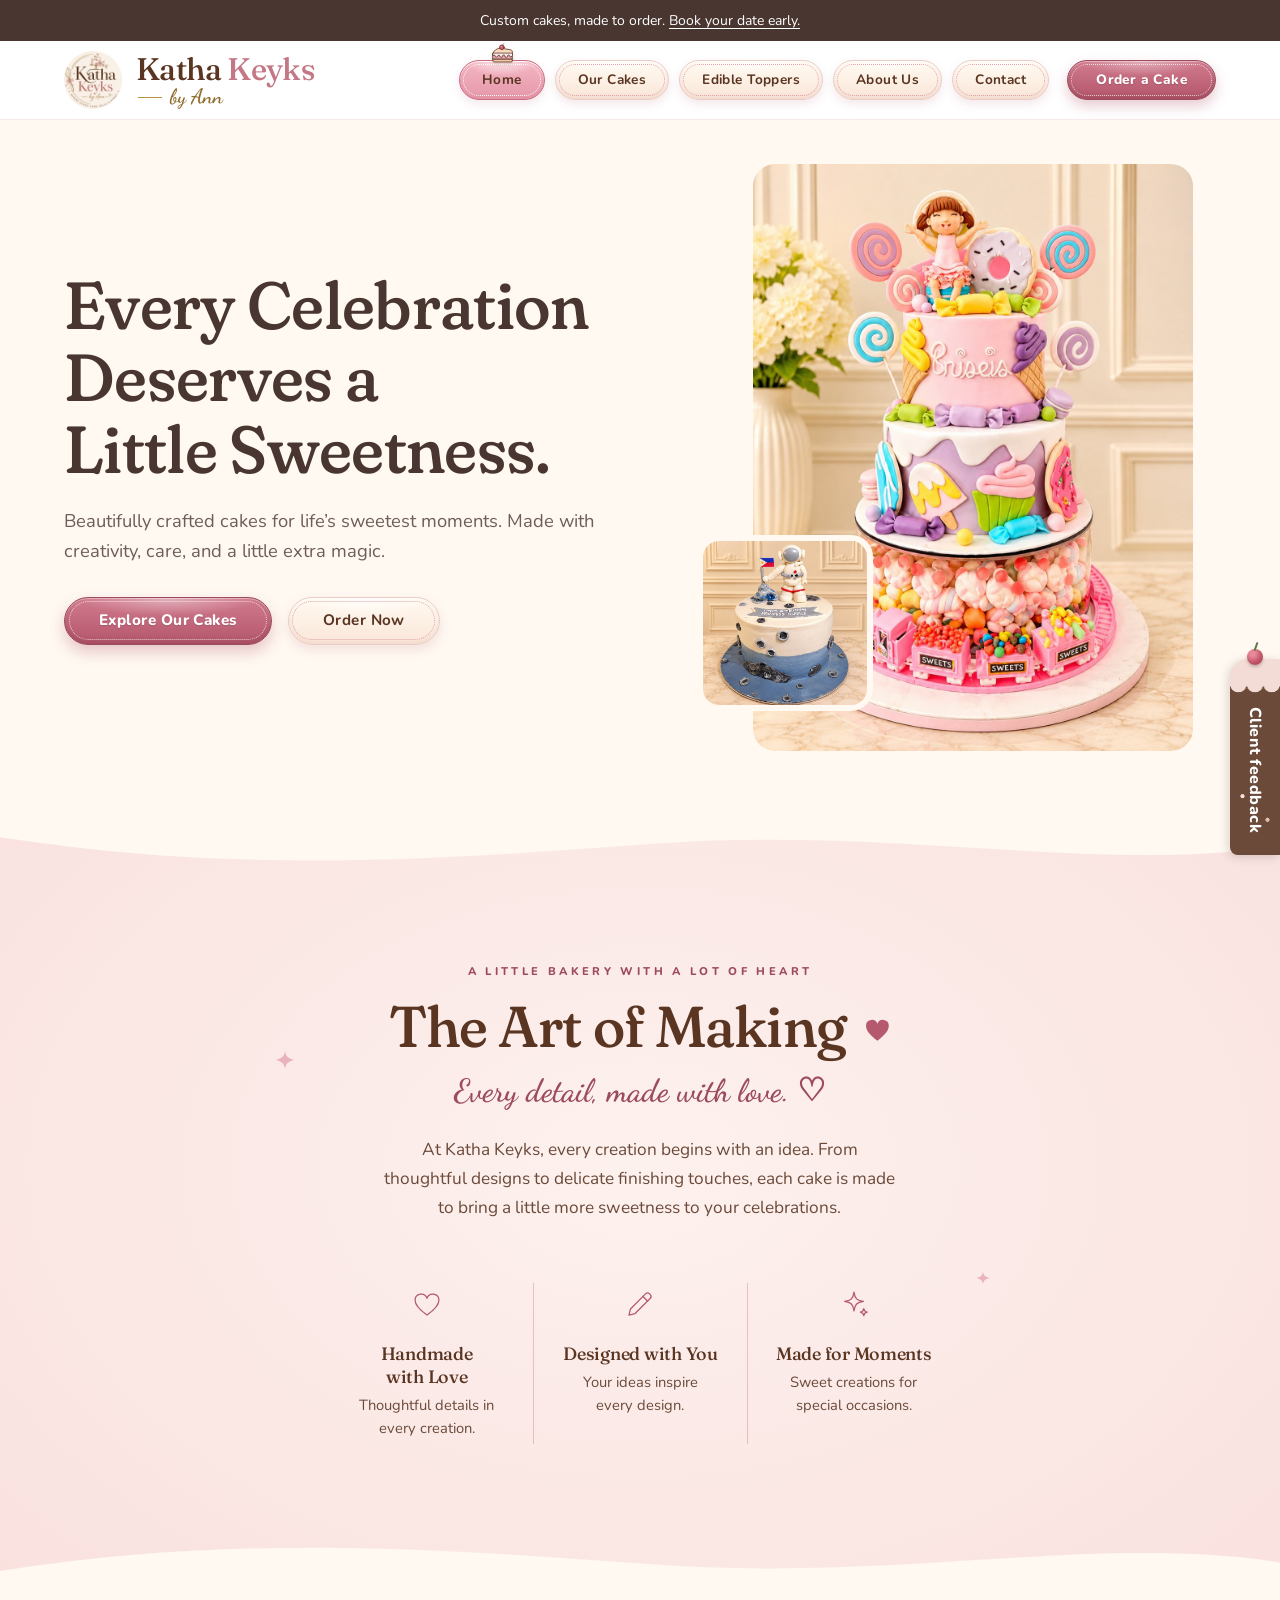
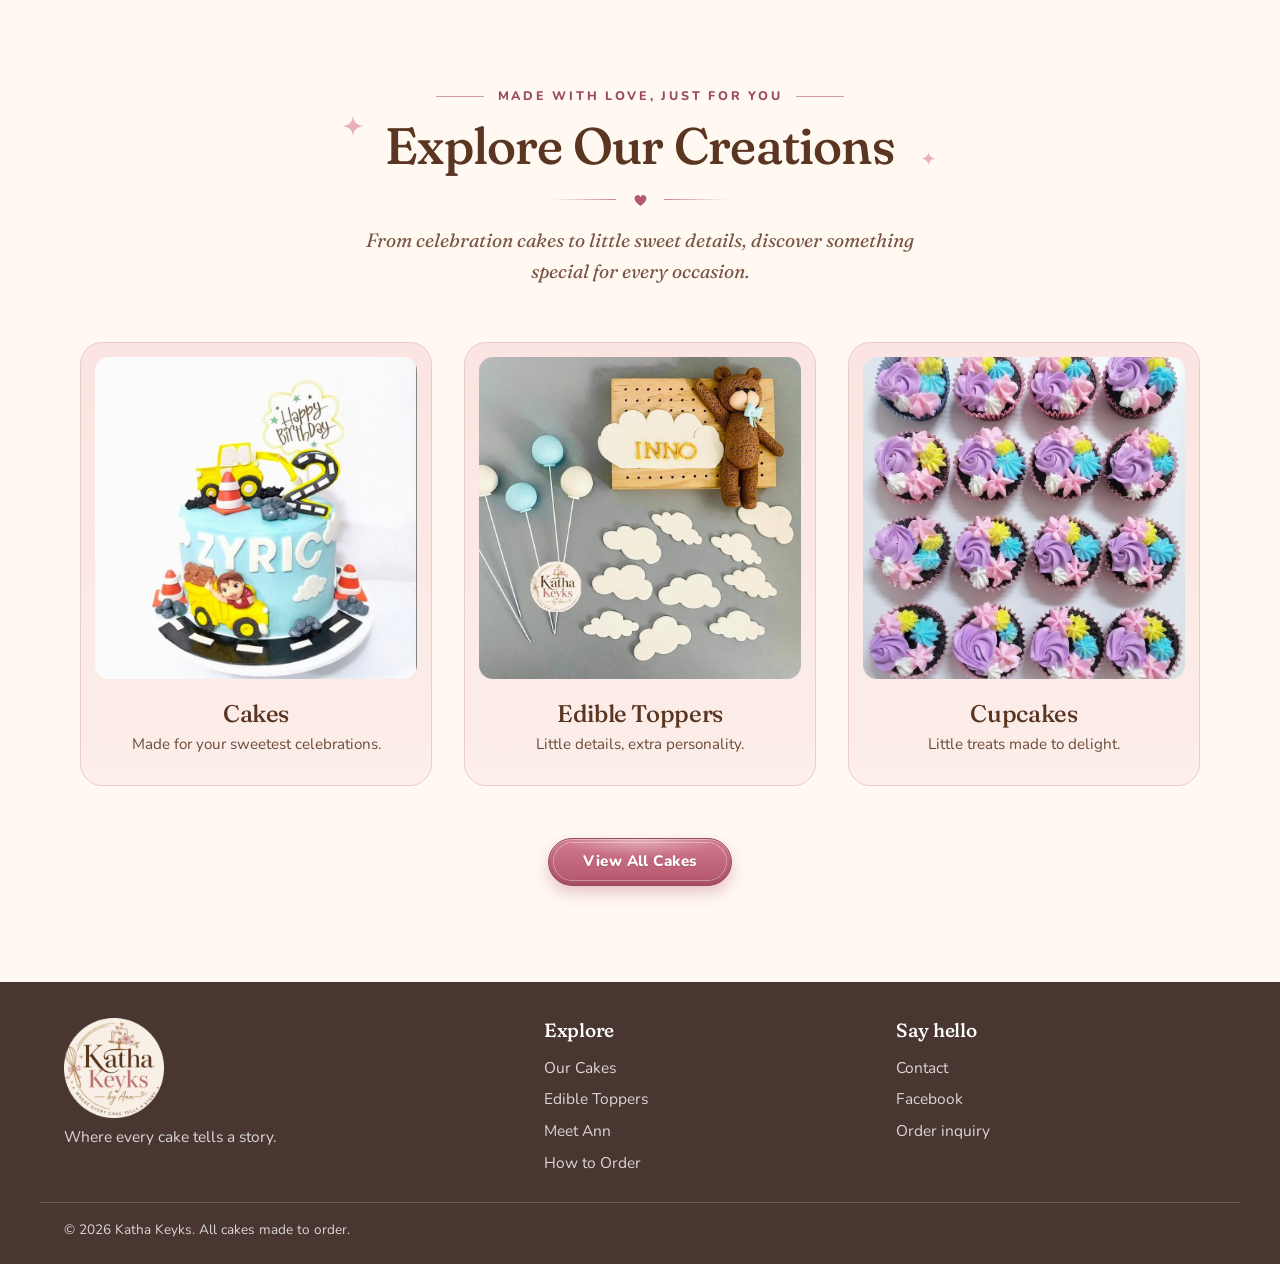
<file: index.html>
<!DOCTYPE html>
<html lang="en">
<head>
<meta charset="utf-8">
<meta name="viewport" content="width=device-width, initial-scale=1, viewport-fit=cover">
<title>Katha Keyks | Custom Cakes &amp; Celebration Desserts</title>
<meta name="description" content="Katha Keyks makes custom birthday, wedding, themed and number cakes, handcrafted with creativity and care. Send an inspiration photo and order today.">
<meta property="og:title" content="Katha Keyks | Custom Cakes &amp; Celebration Desserts">
<meta property="og:description" content="Beautifully crafted cakes for life’s sweetest moments.">
<link rel="icon" type="image/png" href="images/favicon.png">
<link rel="apple-touch-icon" href="images/apple-touch-icon.png">
<link rel="preconnect" href="https://fonts.googleapis.com">
<link rel="preconnect" href="https://fonts.gstatic.com" crossorigin>
<link href="https://fonts.googleapis.com/css2?family=Dancing+Script:wght@600&family=Fraunces:ital,opsz,wght,SOFT@0,9..144,400..600,0..100;1,9..144,400,0..100&family=Nunito:wght@400;600;700;800&display=swap" rel="stylesheet">
<link rel="preload" as="image" href="images/hero-main.jpg" fetchpriority="high">
<link rel="stylesheet" href="styles.css">
<style id="kk-refine">
/* ===== Katha Keyks homepage refinement (scoped; kk- prefix avoids clashing with styles.css) ===== */
:root{--kk-choc:#5A3522;--kk-rose:#B4596E;--kk-rose-text:#9C4A5E;--kk-blush:#FBEAE6;--kk-cream:#FFF9F2;--kk-line:#E9CDC4}
@media (prefers-reduced-motion:no-preference){html{scroll-behavior:smooth}}

/* hero: type hierarchy + CTA rhythm only (layout and photos untouched) */
.hero h1{text-wrap:balance;line-height:1.08;letter-spacing:-.01em}
.hero .lede{max-width:34em;line-height:1.65;text-wrap:pretty}
.hero .cta-row{display:flex;flex-wrap:wrap;gap:14px 16px;align-items:center}
@media (max-width:640px){.hero .cta-row .btn{flex:1 1 100%;justify-content:center;text-align:center}}

.kk-wrap{width:min(1120px,100% - 48px);margin-inline:auto}
.kk-eyebrow{margin:0 0 18px;font:800 .78rem/1.4 var(--sans,'Nunito',sans-serif);letter-spacing:.22em;text-transform:uppercase;color:var(--kk-rose-text)}
.kk-display{margin:0;font-family:'Fraunces',Georgia,serif;font-weight:500;font-variation-settings:'SOFT' 60;font-size:clamp(2.7rem,6.4vw,4.9rem);line-height:1.04;letter-spacing:-.015em;color:var(--kk-choc);text-wrap:balance}
.kk-display--md{font-size:clamp(2.1rem,4.4vw,3.2rem)}
.kk-script{margin:14px 0 0;font:600 clamp(1.5rem,3vw,2rem)/1.3 'Dancing Script',cursive;color:var(--kk-rose-text)}
.kk-sub,.kk-intro{margin:0 auto;max-width:34em;font:400 1.08rem/1.7 var(--sans,'Nunito',sans-serif);color:#6B4A3A;text-wrap:pretty}
.kk-divider{display:flex;align-items:center;justify-content:center;gap:16px;margin:28px auto}
.kk-divider span{display:block;width:64px;height:1px;background:linear-gradient(90deg,transparent,var(--kk-rose));opacity:.7}
.kk-divider span:last-child{transform:scaleX(-1)}
.kk-divider svg{width:15px;height:14px;fill:var(--kk-rose);stroke:none}

/* The Art of Making: blush section with soft wavy edges */
.kk-art{position:relative;background:radial-gradient(ellipse 70% 80% at 50% 45%,#FDF1EE 0,#F9E1DE 100%);padding:clamp(96px,11vw,152px) 0;text-align:center}
.kk-art::before,.kk-art::after{content:"";position:absolute;left:0;right:0;height:clamp(28px,4vw,56px);background:url("data:image/svg+xml,%3Csvg xmlns='http://www.w3.org/2000/svg' viewBox='0 0 1440 60' preserveAspectRatio='none'%3E%3Cpath fill='%23FFF9F2' d='M0 0H1440V28C1230 62 1010 4 730 26S250 58 0 18Z'/%3E%3C/svg%3E") center/100% 100% no-repeat;pointer-events:none}
.kk-art::before{top:-1px}.kk-art::after{bottom:-1px;transform:scaleY(-1)}
.kk-art-in{position:relative;max-width:760px}
.kk-art .kk-eyebrow{font-size:.7rem;letter-spacing:.3em}
.kk-art .kk-display{font-size:clamp(2.4rem,5vw,3.6rem)}
.kk-h{width:.5em;height:.46em;fill:var(--kk-rose);vertical-align:.08em;margin-left:.1em}
.kk-art .kk-intro{margin-top:22px;max-width:30em}
.kk-spark{position:absolute;width:20px;height:20px;fill:#E7A9B6;opacity:.85}
.kk-spark--l{left:2%;top:18%}.kk-spark--r{right:4%;top:64%;width:14px;height:14px}
.kk-values{list-style:none;margin:clamp(44px,5vw,60px) auto 0;padding:0;display:grid;grid-template-columns:repeat(3,1fr);max-width:640px}
.kk-values li{padding:4px clamp(10px,2.4vw,28px)}
.kk-values li+li{border-left:1px solid rgba(180,89,110,.3)}
.kk-ico{display:inline-grid;place-items:center;width:34px;height:34px;color:var(--kk-rose)}
.kk-ico svg{width:100%;height:100%;fill:none;stroke:currentColor;stroke-width:1.5;stroke-linecap:round;stroke-linejoin:round}
.kk-values h3{margin:12px 0 6px;font:500 1.12rem/1.3 'Fraunces',Georgia,serif;color:var(--kk-choc)}
.kk-values p{margin:0 auto;max-width:14em;font:400 .92rem/1.55 var(--sans,'Nunito',sans-serif);color:#6B4A3A}

/* Explore Our Creations */
.kk-create{background:var(--kk-cream);padding:clamp(64px,8vw,104px) 0 clamp(64px,8vw,96px)}
.kk-head{text-align:center;margin-bottom:clamp(36px,5vw,56px)}
.kk-head .kk-sub{margin-top:14px}
.kk-eyebrow--h{display:flex;align-items:center;justify-content:center;gap:14px;margin-bottom:14px}
.kk-tick{display:block;width:clamp(24px,5vw,48px);height:1px;background:var(--kk-rose);opacity:.6}
.kk-title-h{position:relative;display:inline-block;padding:0 clamp(26px,3.4vw,44px)}
.kk-title-h .kk-spark{position:absolute;fill:#E7A9B6;opacity:.9}
.kk-spark--a{width:22px;height:22px;left:0;top:-4px}
.kk-spark--b{width:15px;height:15px;right:2px;bottom:6px}
.kk-head .kk-divider{margin:20px auto 18px}
.kk-sub--it{font-family:'Fraunces',Georgia,serif;font-style:italic;font-weight:400;font-size:clamp(1.05rem,1.6vw,1.2rem);line-height:1.6;color:#7A5545;max-width:30em}
.kk-cards{display:grid;grid-template-columns:repeat(3,1fr);gap:clamp(18px,2.6vw,32px)}
.kk-card{position:relative;text-align:center;padding:clamp(10px,1.4vw,14px) clamp(10px,1.4vw,14px) clamp(22px,2.4vw,28px);background:linear-gradient(180deg,#FBE4E1,#FCEEEA);border:1px solid var(--kk-line);border-radius:22px;transition:transform .35s cubic-bezier(.22,.8,.3,1),box-shadow .35s}
.kk-media{aspect-ratio:1/1;overflow:hidden;border-radius:14px;background:#fff}
.kk-media img{display:block;width:100%;height:100%;object-fit:cover;transition:transform .7s cubic-bezier(.22,.8,.3,1)}
.kk-card h3{margin:20px 0 4px;font:500 clamp(1.25rem,2vw,1.5rem)/1.25 'Fraunces',Georgia,serif;color:var(--kk-choc)}
.kk-card p{margin:0 0 12px;font:400 .95rem/1.55 var(--sans,'Nunito',sans-serif);color:#6B4A3A}
.kk-title{color:inherit;text-decoration:none;transition:color .25s}
.kk-title::after{content:"";position:absolute;inset:0;border-radius:22px}
.kk-title:focus-visible{outline:2px solid var(--kk-rose);outline-offset:-4px}
.kk-card:hover{box-shadow:0 10px 24px rgba(180,89,110,.14)}
.kk-card:hover .kk-media img{transform:scale(1.05)}
.kk-card:hover .kk-title{color:var(--kk-rose-text)}
.kk-card p{margin-bottom:0}
.kk-all{display:flex;justify-content:center;margin-top:clamp(36px,5vw,52px)}
main .btn.btn.kk-cta{font-family:'Nunito',system-ui,sans-serif;font-weight:800;font-size:.95rem;line-height:1}

/* gentle fade-in (only when JS runs and motion is allowed) */
.kk-js [data-kk-reveal]{opacity:0;transform:translateY(14px);transition:opacity .8s ease,transform .8s cubic-bezier(.22,.8,.3,1)}
.kk-js [data-kk-reveal].is-in{opacity:1;transform:none}
.kk-js .kk-card:nth-child(2){transition-delay:.1s}.kk-js .kk-card:nth-child(3){transition-delay:.2s}

@media (max-width:760px){
  .kk-values{grid-template-columns:1fr;gap:28px;max-width:320px}
  .kk-values li+li{border-left:0;border-top:1px solid rgba(180,89,110,.3);padding-top:28px}
  .kk-cards{grid-template-columns:1fr;max-width:420px;margin-inline:auto;gap:24px}
  .kk-title-h{padding:0 22px}.kk-spark--a{width:16px;height:16px}.kk-spark--b{display:none}
  .kk-spark--l{left:0;top:10%}
}
@media (prefers-reduced-motion:reduce){.kk-media img,.kk-title{transition:none}.kk-card:hover .kk-media img{transform:none}.kk-card{transition:none}}
</style>
</head>
<body>
<div class="announce">Custom cakes, made to order. <a href="order.html">Book your date early.</a></div>
<header>
  <nav class="wrap nav" aria-label="Main">
    <a href="index.html" class="logo brand-link" aria-label="Katha Keyks home"><img src="images/logo.png" alt="" width="72" height="72"><span class="brand" aria-hidden="true"><span class="brand-name">Katha <b>Keyks</b></span><span class="brand-by">by Ann</span></span></a>
    <button class="burger" aria-expanded="false" aria-controls="menu" aria-label="Toggle menu"><span></span><span></span><span></span></button>
    <ul class="menu" id="menu"><li><a href="index.html" aria-current="page">Home</a></li><li><a href="cakes.html">Our Cakes</a></li><li><a href="toppers.html">Edible Toppers</a></li><li><a href="about.html">About Us</a></li><li><a href="contact.html">Contact</a></li><li><a class="btn btn-fill btn-sm" href="order.html">Order a Cake</a></li></ul>
  </nav>
</header>
<main>
<section class="hero">
  <div class="wrap hero-stack">
    <div class="hero-copy">
      <h1>Every Celebration Deserves a Little Sweetness.</h1>
      <p class="lede">Beautifully crafted cakes for life’s sweetest moments. Made with creativity, care, and a little extra magic.</p>
      <div class="cta-row">
        <a class="btn btn-fill" href="cakes.html">Explore Our Cakes</a>
        <a class="btn btn-line" href="order.html">Order Now</a>
      </div>
    </div>
    <div class="hero-art">
      <figure class="ph hero-main"><img src="images/hero-main.jpg" alt="Three-tier candy-land birthday cake with fondant sweets" width="900" height="1200" fetchpriority="high" decoding="async" onerror="this.parentNode.classList.add('empty');this.remove()"></figure>
      <figure class="ph hero-sub"><img src="images/hero-sub.jpg" alt="Space-themed cake with a fondant astronaut on the moon" width="600" height="600" decoding="async" onerror="this.parentNode.classList.add('empty');this.remove()"></figure>
    </div>
  </div>
</section><section class="kk-art" aria-labelledby="kk-art-h">
  <div class="kk-wrap kk-art-in" data-kk-reveal>
    <svg class="kk-spark kk-spark--l" viewBox="0 0 24 24" aria-hidden="true"><path d="M12 1c.8 6.500 3.500 9.200 11 11-7.500 1.800-10.200 4.500-11 11-.8-6.500-3.500-9.200-11-11 7.500-1.800 10.200-4.500 11-11Z"/></svg><svg class="kk-spark kk-spark--r" viewBox="0 0 24 24" aria-hidden="true"><path d="M12 1c.8 6.500 3.500 9.200 11 11-7.500 1.800-10.200 4.500-11 11-.8-6.500-3.500-9.200-11-11 7.500-1.800 10.200-4.500 11-11Z"/></svg>
    <p class="kk-eyebrow">A little bakery with a lot of heart</p>
    <h2 id="kk-art-h" class="kk-display">The Art of Making <svg class="kk-h" viewBox="0 0 24 22" aria-hidden="true"><path d="M12 20.5C5 15.2 2.5 11.6 2.5 8a4.9 4.9 0 0 1 9.5-1.6A4.9 4.9 0 0 1 21.5 8c0 3.6-2.5 7.2-9.5 12.5Z"/></svg></h2>
    <p class="kk-script">Every detail, made with love. ♡</p>
    <p class="kk-intro">At Katha Keyks, every creation begins with an idea. From thoughtful designs to delicate finishing touches, each cake is made to bring a little more sweetness to your celebrations.</p>
    <ul class="kk-values">
      <li><span class="kk-ico"><svg viewBox="0 0 40 40" aria-hidden="true"><path d="M20 33C9.5 25.6 6 20.4 6 15.6a7.2 7.2 0 0 1 14-2.4 7.2 7.2 0 0 1 14 2.4c0 4.8-3.500 10-14 17.400Z"/></svg></span><h3>Handmade with Love</h3><p>Thoughtful details in every creation.</p></li>
      <li><span class="kk-ico"><svg viewBox="0 0 40 40" aria-hidden="true"><path d="M7 33l1.800-7.200L26.500 8.100a3.400 3.400 0 0 1 4.800 0l.600.600a3.400 3.400 0 0 1 0 4.800L14.200 31.200 7 33Z"/><path d="M23.500 11.100l5.400 5.400"/></svg></span><h3>Designed with You</h3><p>Your ideas inspire every design.</p></li>
      <li><span class="kk-ico"><svg viewBox="0 0 40 40" aria-hidden="true"><path d="M20 6c1 7.500 3.500 10 11 11-7.500 1-10 3.500-11 11-1-7.500-3.500-10-11-11 7.500-1 10-3.500 11-11Z"/><path d="M31.500 25.500c.4 2.800 1.300 3.700 4 4.100-2.700.4-3.600 1.300-4 4.100-.4-2.800-1.300-3.700-4-4.100 2.700-.4 3.600-1.300 4-4.100Z"/></svg></span><h3>Made for Moments</h3><p>Sweet creations for special occasions.</p></li>
    </ul>
  </div>
</section>
<section class="kk-create" aria-labelledby="kk-create-h">
  <div class="kk-wrap">
    <div class="kk-head" data-kk-reveal>
      <p class="kk-eyebrow kk-eyebrow--h"><span class="kk-tick" aria-hidden="true"></span>Made with love, just for you<span class="kk-tick" aria-hidden="true"></span></p>
      <h2 id="kk-create-h" class="kk-display kk-display--md kk-title-h"><svg class="kk-spark kk-spark--a" viewBox="0 0 24 24" aria-hidden="true"><path d="M12 1c.8 6.500 3.500 9.200 11 11-7.500 1.800-10.200 4.500-11 11-.8-6.500-3.500-9.200-11-11 7.500-1.800 10.200-4.500 11-11Z"/></svg>Explore Our Creations<svg class="kk-spark kk-spark--b" viewBox="0 0 24 24" aria-hidden="true"><path d="M12 1c.8 6.500 3.500 9.200 11 11-7.500 1.800-10.200 4.500-11 11-.8-6.500-3.500-9.200-11-11 7.500-1.800 10.200-4.500 11-11Z"/></svg></h2>
      <div class="kk-divider" aria-hidden="true"><span></span><svg class="kk-h" viewBox="0 0 24 22" aria-hidden="true"><path d="M12 20.5C5 15.2 2.5 11.6 2.5 8a4.9 4.9 0 0 1 9.5-1.6A4.9 4.9 0 0 1 21.5 8c0 3.6-2.5 7.2-9.5 12.5Z"/></svg><span></span></div>
      <p class="kk-sub kk-sub--it">From celebration cakes to little sweet details, discover something special for every occasion.</p>
    </div>
    <div class="kk-cards">
      <article class="kk-card" data-kk-reveal>
        <div class="kk-media"><img src="images/cat-cakes.jpg" alt="Light blue construction-themed birthday cake with fondant digger, road and name lettering" width="800" height="800" loading="lazy" decoding="async"></div>
        <h3><a class="kk-title" href="cakes.html">Cakes</a></h3><p>Made for your sweetest celebrations.</p>
      </article>
      <article class="kk-card" data-kk-reveal>
        <div class="kk-media"><img src="images/cat-toppers.jpg" alt="Edible fondant toppers: a teddy bear on a name plaque, balloons and clouds" width="900" height="900" loading="lazy" decoding="async"></div>
        <h3><a class="kk-title" href="toppers.html">Edible Toppers</a></h3><p>Little details, extra personality.</p>
      </article>
      <article class="kk-card" data-kk-reveal>
        <div class="kk-media"><img src="images/cat-cupcakes.jpg" alt="Chocolate cupcakes piped with purple, pink, blue and yellow buttercream flowers" width="900" height="900" loading="lazy" decoding="async"></div>
        <h3><a class="kk-title" href="cakes.html">Cupcakes</a></h3><p>Little treats made to delight.</p>
      </article>
    </div>
    <div class="kk-all" data-kk-reveal><a class="btn btn-fill kk-cta" href="cakes.html">View All Cakes</a></div>
  </div>
</section>

</main>
<footer>
  <div class="wrap foot">
    <div><a href="index.html" class="logo logo-full" aria-label="Katha Keyks home"><img src="images/logo.png" alt="Katha Keyks" width="100" height="100"></a><p>Where every cake tells a story.</p></div>
    <div><h3>Explore</h3><a href="cakes.html">Our Cakes</a><a href="toppers.html">Edible Toppers</a><a href="about.html">Meet Ann</a><a href="order.html">How to Order</a></div>
    <div><h3>Say hello</h3><a href="contact.html">Contact</a><a href="https://www.facebook.com/cakeliciousph" target="_blank" rel="noopener">Facebook</a><a href="https://www.facebook.com/cakeliciousph" target="_blank" rel="noopener">Order inquiry</a></div>
  </div>
  <div class="wrap copy">© <span id="yr"></span> Katha Keyks. All cakes made to order.</div>
</footer>
<aside class="fb" id="fb" aria-label="Client feedback">
<style>
.fb{--fb-w:min(680px,92vw);--fb-brown:#6b4a3a;--fb-cream:#fbf6ee;--fb-blush:#f3dcd6;--fb-line:rgba(107,74,58,.22);position:fixed;right:0;bottom:clamp(16px,5vh,48px);z-index:40;display:flex;align-items:flex-end;transform:translateX(var(--fb-w));transition:transform .45s cubic-bezier(.22,.8,.3,1)}
.fb.is-open{transform:translateX(0)}
.fb-tab{appearance:none;border:0;cursor:pointer;position:relative;color:#fff;font-family:'Nunito',system-ui,sans-serif;font-weight:800;font-size:1rem;letter-spacing:.03em;padding:48px 14px 22px;margin-top:16px;border-radius:18px 0 0 8px;writing-mode:vertical-rl;display:flex;align-items:center;box-shadow:-2px 2px 10px rgba(74,59,52,.2);
background:
 radial-gradient(circle at 50% 25px,#f3dcd6 8px,transparent 8.6px) 0 0/33.34% 100% repeat-x,
 linear-gradient(#f3dcd6,#f3dcd6) 0 0/100% 25px no-repeat,
 linear-gradient(#e3b9b0,#e3b9b0) 0 25px/100% 2px no-repeat,
 radial-gradient(circle at 25% 70%,#f3dcd6 1.8px,transparent 2.4px),
 radial-gradient(circle at 75% 82%,#e3b9b0 1.8px,transparent 2.4px),
 #6b4a3a}
.fb-tab::before{content:"";position:absolute;top:-10px;left:50%;width:16px;height:16px;margin-left:-8px;border-radius:50%;background:radial-gradient(circle at 35% 30%,#e8899a 0 16%,#c4566a 55%,#a23e52);box-shadow:0 2px 3px rgba(74,59,52,.28)}
.fb-tab::after{content:"";position:absolute;top:-17px;left:50%;width:2px;height:9px;margin-left:0;background:#5c7a4a;border-radius:2px;transform:rotate(20deg)}
.fb-tab:focus-visible,.fb-close:focus-visible{outline:2px solid var(--fb-blush);outline-offset:2px}
.fb-panel{width:var(--fb-w);box-sizing:border-box;background:var(--fb-cream);border:1px solid var(--fb-line);border-right:0;border-radius:16px 0 0 16px;padding:26px 26px 24px;box-shadow:-4px 4px 22px rgba(74,59,52,.16);visibility:hidden;transition:visibility 0s .45s}
.fb.is-open .fb-panel{visibility:visible;transition-delay:0s}
.fb-panel h2{font-family:'Fraunces',Georgia,serif;font-weight:500;font-size:1.9rem;color:var(--fb-brown);margin:0 0 4px;text-align:left}
.fb-panel .fb-sub{margin:0 0 18px;font-family:'Nunito',system-ui,sans-serif;font-size:1rem;color:#4a3b34;opacity:.8}
.fb-scroll{overflow:visible}
.fb-panel .clients-grid{display:grid;grid-template-columns:1fr 1fr;gap:14px;margin:0;padding:0}
.fb-panel .clients-grid>*:nth-child(n+5){display:none}
@media (max-width:560px){.fb-panel .clients-grid{grid-template-columns:1fr}.fb-panel .clients-grid>*:nth-child(n+3){display:none}}
.fb-panel .clients-grid>*{max-width:100%;margin:0}
.fb-panel .clients-grid img{max-width:100%;height:auto;display:block;border-radius:10px}
@media (prefers-reduced-motion:reduce){.fb,.fb-panel{transition:none}}
</style>
  <button class="fb-tab" type="button" aria-expanded="false" aria-controls="fb-panel">Client feedback</button>
  <div class="fb-panel" id="fb-panel">
    <h2>Happy Clients</h2>
    <p class="fb-sub">Kind words from the people we baked for.</p>
    <div class="fb-scroll"><div class="clients-grid" id="clients-grid"></div></div>
  </div>
</aside>
<script src="main.js" defer></script>

<script>
(function(){var fb=document.getElementById('fb');if(!fb)return;var t=fb.querySelector('.fb-tab');
function set(o){fb.classList.toggle('is-open',o);t.setAttribute('aria-expanded',o);}
t.addEventListener('click',function(){set(!fb.classList.contains('is-open'));});
document.addEventListener('keydown',function(e){if(e.key==='Escape')set(false);});
document.addEventListener('click',function(e){if(fb.classList.contains('is-open')&&!fb.contains(e.target))set(false);});})();
</script>

<script>
(function(){var els=document.querySelectorAll('[data-kk-reveal]');
if(!('IntersectionObserver' in window)||matchMedia('(prefers-reduced-motion:reduce)').matches)return;
document.documentElement.classList.add('kk-js');
var io=new IntersectionObserver(function(es){es.forEach(function(e){if(e.isIntersecting){e.target.classList.add('is-in');io.unobserve(e.target);}});},{threshold:.12});
els.forEach(function(el){io.observe(el);});})();
</script>
</body>
</html>
</file>
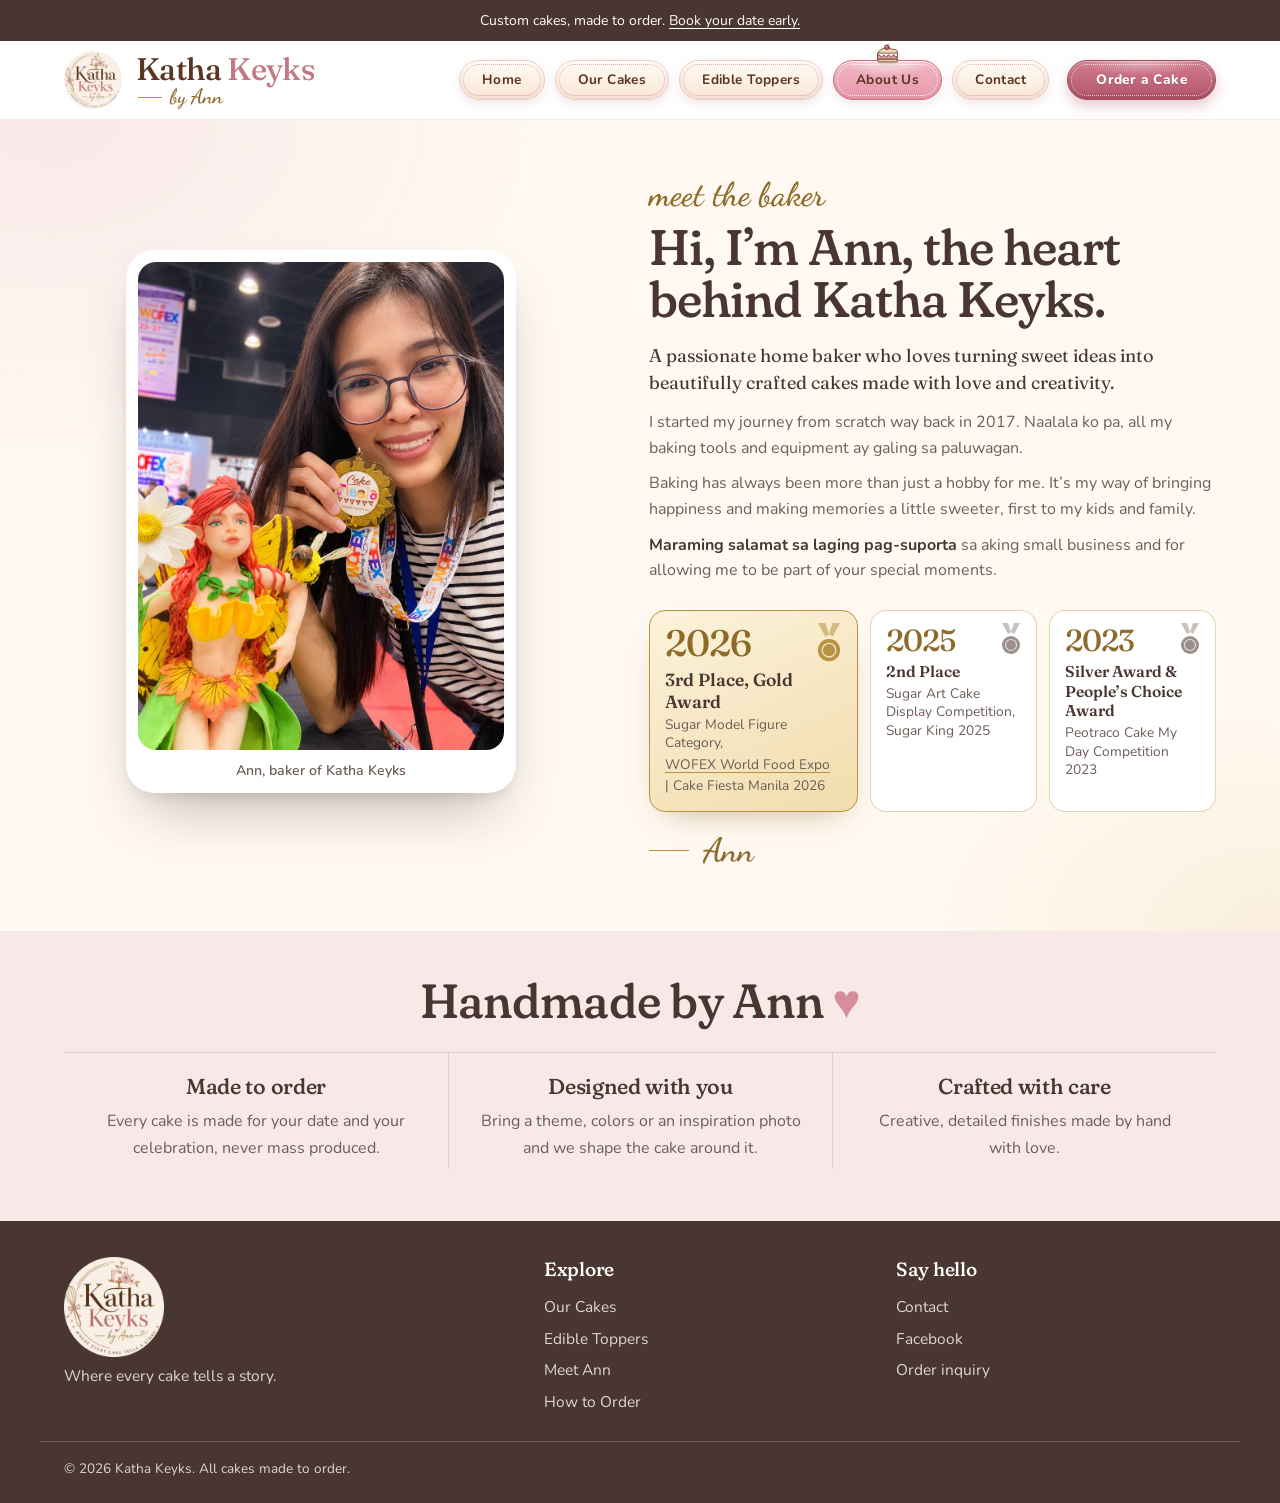
<file: about.html>
<!DOCTYPE html>
<html lang="en">
<head>
<meta charset="utf-8">
<meta name="viewport" content="width=device-width, initial-scale=1, viewport-fit=cover">
<title>Katha Keyks | About Us</title>
<meta name="description" content="Meet Ann, the home baker behind Katha Keyks, and see her cake awards.">
<meta property="og:title" content="Katha Keyks | About Us">
<meta property="og:description" content="Beautifully crafted cakes for life’s sweetest moments.">
<link rel="icon" type="image/png" href="images/favicon.png">
<link rel="apple-touch-icon" href="images/apple-touch-icon.png">
<link rel="preconnect" href="https://fonts.googleapis.com">
<link rel="preconnect" href="https://fonts.gstatic.com" crossorigin>
<link href="https://fonts.googleapis.com/css2?family=Dancing+Script:wght@600&family=Fraunces:ital,opsz,wght,SOFT@0,9..144,400..600,0..100;1,9..144,400,0..100&family=Nunito:wght@400;600;700;800&display=swap" rel="stylesheet">
<link rel="stylesheet" href="styles.css">
</head>
<body>
<div class="announce">Custom cakes, made to order. <a href="order.html">Book your date early.</a></div>
<header>
  <nav class="wrap nav" aria-label="Main">
    <a href="index.html" class="logo brand-link" aria-label="Katha Keyks home"><img src="images/logo.png" alt="" width="72" height="72"><span class="brand" aria-hidden="true"><span class="brand-name">Katha <b>Keyks</b></span><span class="brand-by">by Ann</span></span></a>
    <button class="burger" aria-expanded="false" aria-controls="menu" aria-label="Toggle menu"><span></span><span></span><span></span></button>
    <ul class="menu" id="menu"><li><a href="index.html">Home</a></li><li><a href="cakes.html">Our Cakes</a></li><li><a href="toppers.html">Edible Toppers</a></li><li><a href="about.html" aria-current="page">About Us</a></li><li><a href="contact.html">Contact</a></li><li><a class="btn btn-fill btn-sm" href="order.html">Order a Cake</a></li></ul>
  </nav>
</header>
<main>
<section class="ab" id="about">
  <div class="wrap ab-grid">
    <div class="ab-photo">
      <figure class="ab-frame">
        <img src="images/about.jpg" alt="Ann, baker of Katha Keyks" width="600" height="800" fetchpriority="high" decoding="async" onerror="this.closest('.ab-photo').style.display='none'">
        <figcaption>Ann, baker of Katha Keyks</figcaption>
      </figure>
    </div>
    <div class="ab-copy">
      <span class="ab-script">meet the baker</span>
      <h2>Hi, I’m Ann, the heart behind Katha Keyks.</h2>
      <p class="lede">A passionate home baker who loves turning sweet ideas into beautifully crafted cakes made with love and creativity.</p>
      <div class="ab-story">
        <p>I started my journey from scratch way back in 2017. Naalala ko pa, all my baking tools and equipment ay galing sa paluwagan.</p>
        <p>Baking has always been more than just a hobby for me. It’s my way of bringing happiness and making memories a little sweeter, first to my kids and family.</p>
        <p><strong>Maraming salamat sa laging pag-suporta</strong> sa aking small business and for allowing me to be part of your special moments.</p>
      </div>
      <ul class="ab-awards" aria-label="Awards">
        <li class="gold"><svg class="ab-medal" viewBox="0 0 26 34" aria-hidden="true" fill="currentColor"><path d="M4 0h6l3 9-3 2zM22 0h-6l-3 9 3 2z" opacity=".55"/><circle cx="13" cy="22" r="9"/><circle cx="13" cy="22" r="5.5" fill="none" stroke="#fff" stroke-width="1.2" opacity=".7"/></svg><span class="yr">2026</span><strong>3rd Place, Gold Award</strong>Sugar Model Figure Category, <a href="https://www.facebook.com/WOFEX" target="_blank" rel="noopener">WOFEX World Food Expo</a> | Cake Fiesta Manila 2026</li>
        <li class="silver"><svg class="ab-medal" viewBox="0 0 26 34" aria-hidden="true" fill="currentColor"><path d="M4 0h6l3 9-3 2zM22 0h-6l-3 9 3 2z" opacity=".55"/><circle cx="13" cy="22" r="9"/><circle cx="13" cy="22" r="5.5" fill="none" stroke="#fff" stroke-width="1.2" opacity=".7"/></svg><span class="yr">2025</span><strong>2nd Place</strong>Sugar Art Cake Display Competition, Sugar King 2025</li>
        <li class="silver"><svg class="ab-medal" viewBox="0 0 26 34" aria-hidden="true" fill="currentColor"><path d="M4 0h6l3 9-3 2zM22 0h-6l-3 9 3 2z" opacity=".55"/><circle cx="13" cy="22" r="9"/><circle cx="13" cy="22" r="5.5" fill="none" stroke="#fff" stroke-width="1.2" opacity=".7"/></svg><span class="yr">2023</span><strong>Silver Award &amp; People’s Choice Award</strong>Peotraco Cake My Day Competition 2023</li>
      </ul>
      <p class="ab-sign"><span>Ann</span></p>
    </div>
  </div>
</section><section class="why">
  <div class="wrap">
    <h2 class="why-h">Handmade by Ann <span style="color:var(--rose)">♥</span></h2>
    <div class="why-grid">
      <div class="why-item"><h3>Made to order</h3><p>Every cake is made for your date and your celebration, never mass produced.</p></div>
      <div class="why-item"><h3>Designed with you</h3><p>Bring a theme, colors or an inspiration photo and we shape the cake around it.</p></div>
      <div class="why-item"><h3>Crafted with care</h3><p>Creative, detailed finishes made by hand with love.</p></div>
    </div>
  </div>
</section>
</main>
<footer>
  <div class="wrap foot">
    <div><a href="index.html" class="logo logo-full" aria-label="Katha Keyks home"><img src="images/logo.png" alt="Katha Keyks" width="100" height="100"></a><p>Where every cake tells a story.</p></div>
    <div><h3>Explore</h3><a href="cakes.html">Our Cakes</a><a href="toppers.html">Edible Toppers</a><a href="about.html">Meet Ann</a><a href="order.html">How to Order</a></div>
    <div><h3>Say hello</h3><a href="contact.html">Contact</a><a href="https://www.facebook.com/cakeliciousph" target="_blank" rel="noopener">Facebook</a><a href="https://www.facebook.com/cakeliciousph" target="_blank" rel="noopener">Order inquiry</a></div>
  </div>
  <div class="wrap copy">© <span id="yr"></span> Katha Keyks. All cakes made to order.</div>
</footer>
<script src="main.js" defer></script>
</body>
</html>
</file>
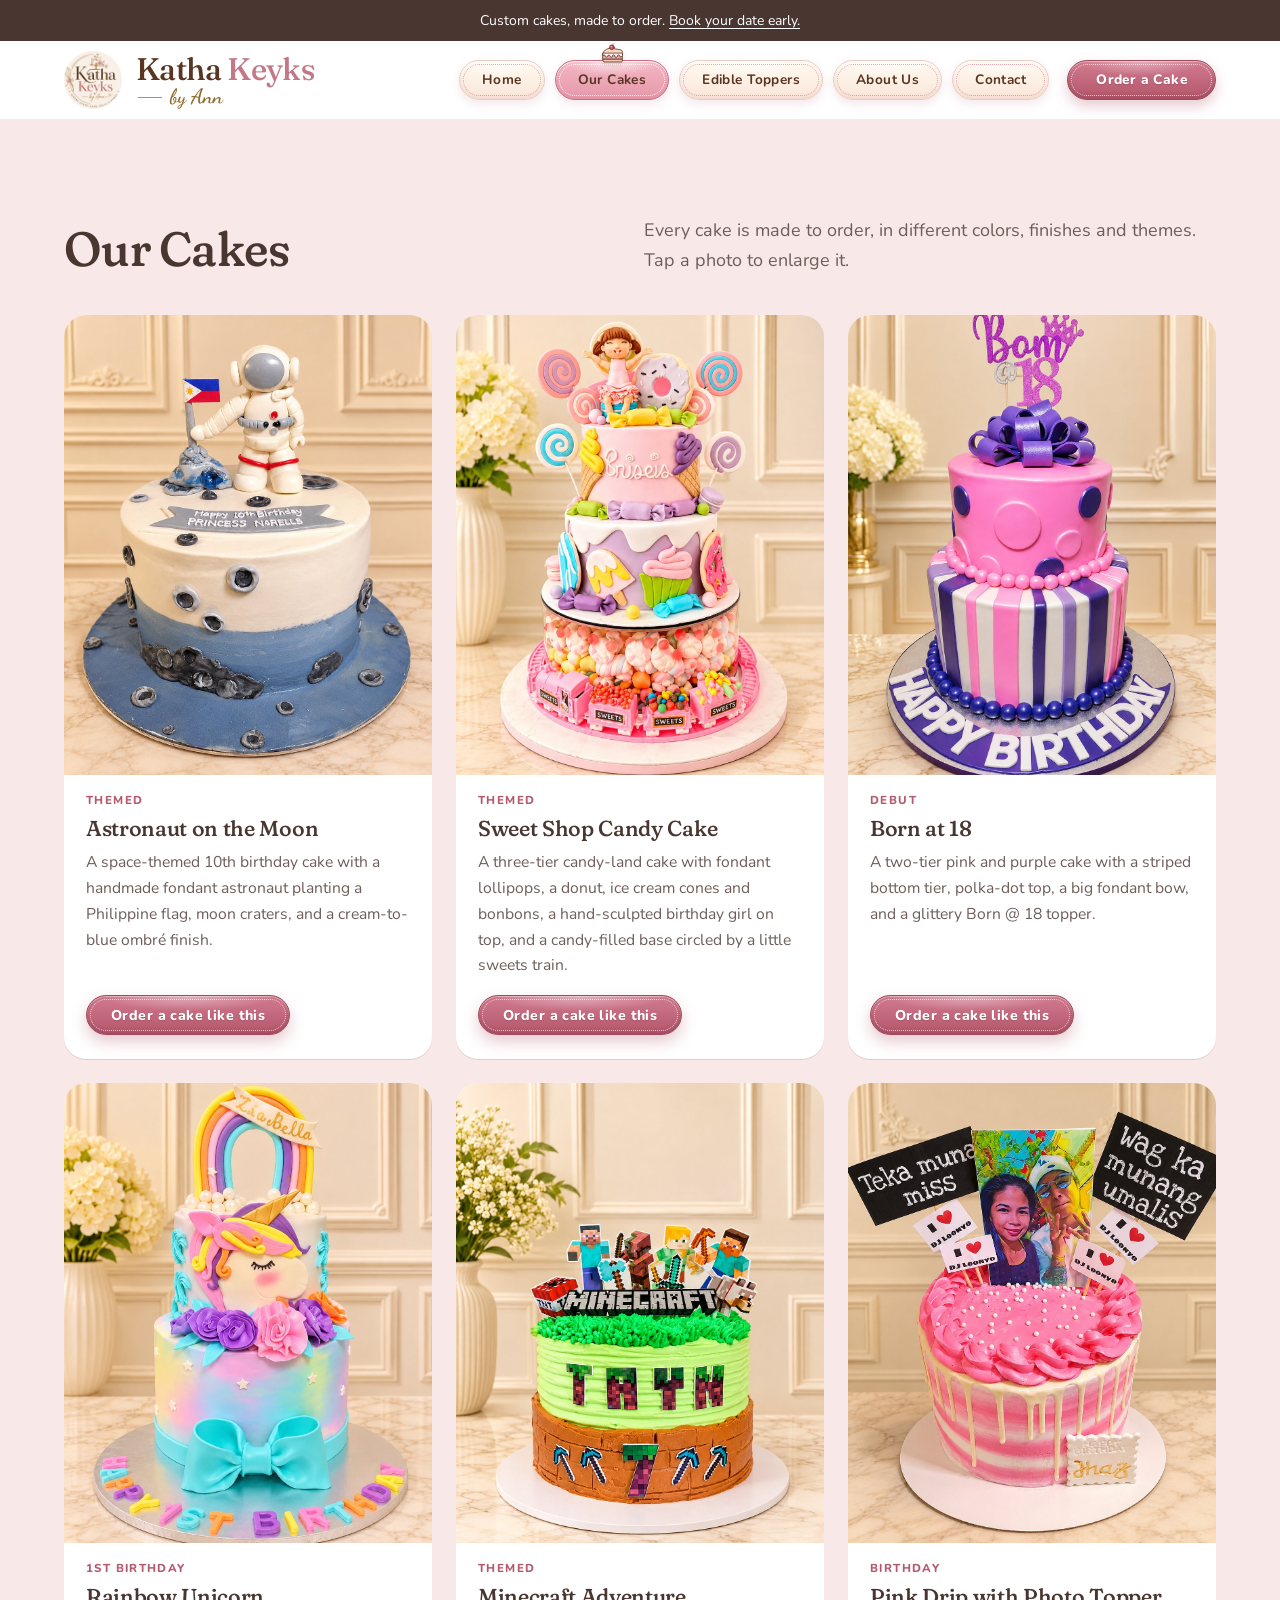
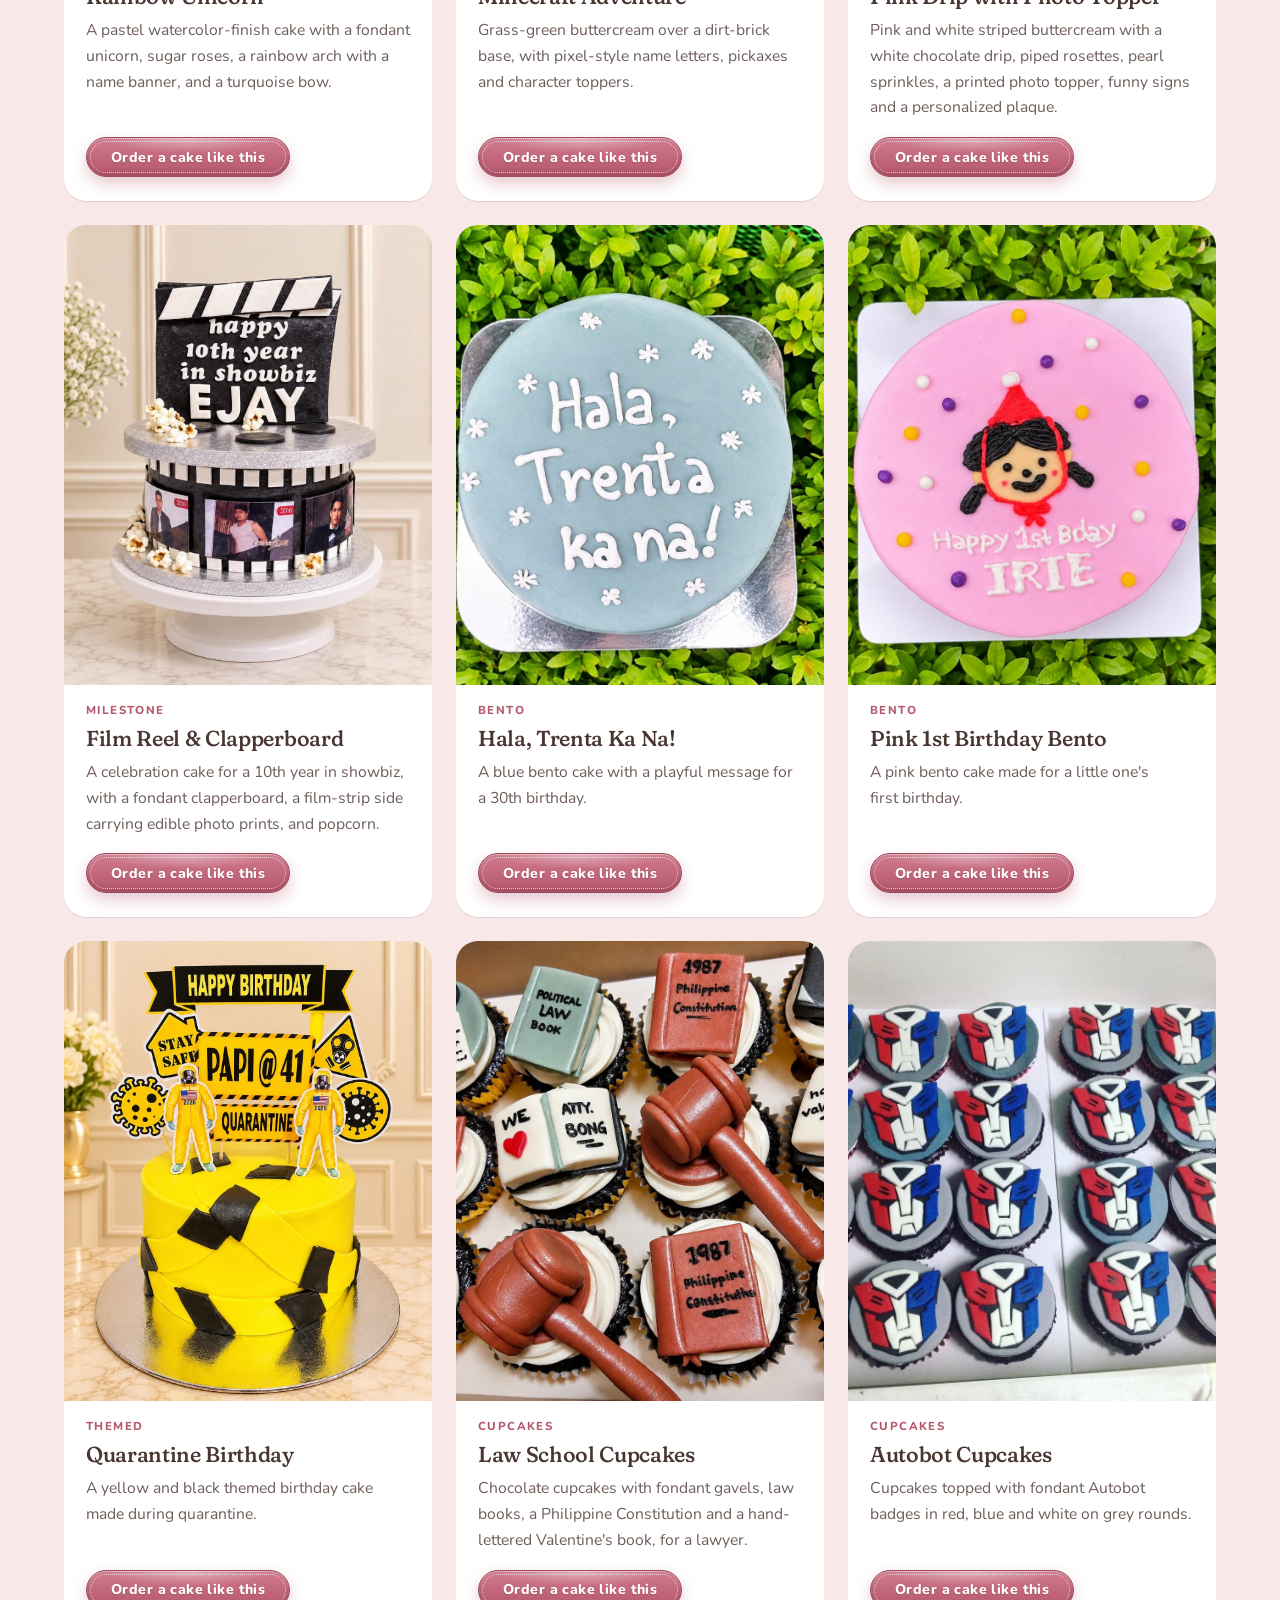
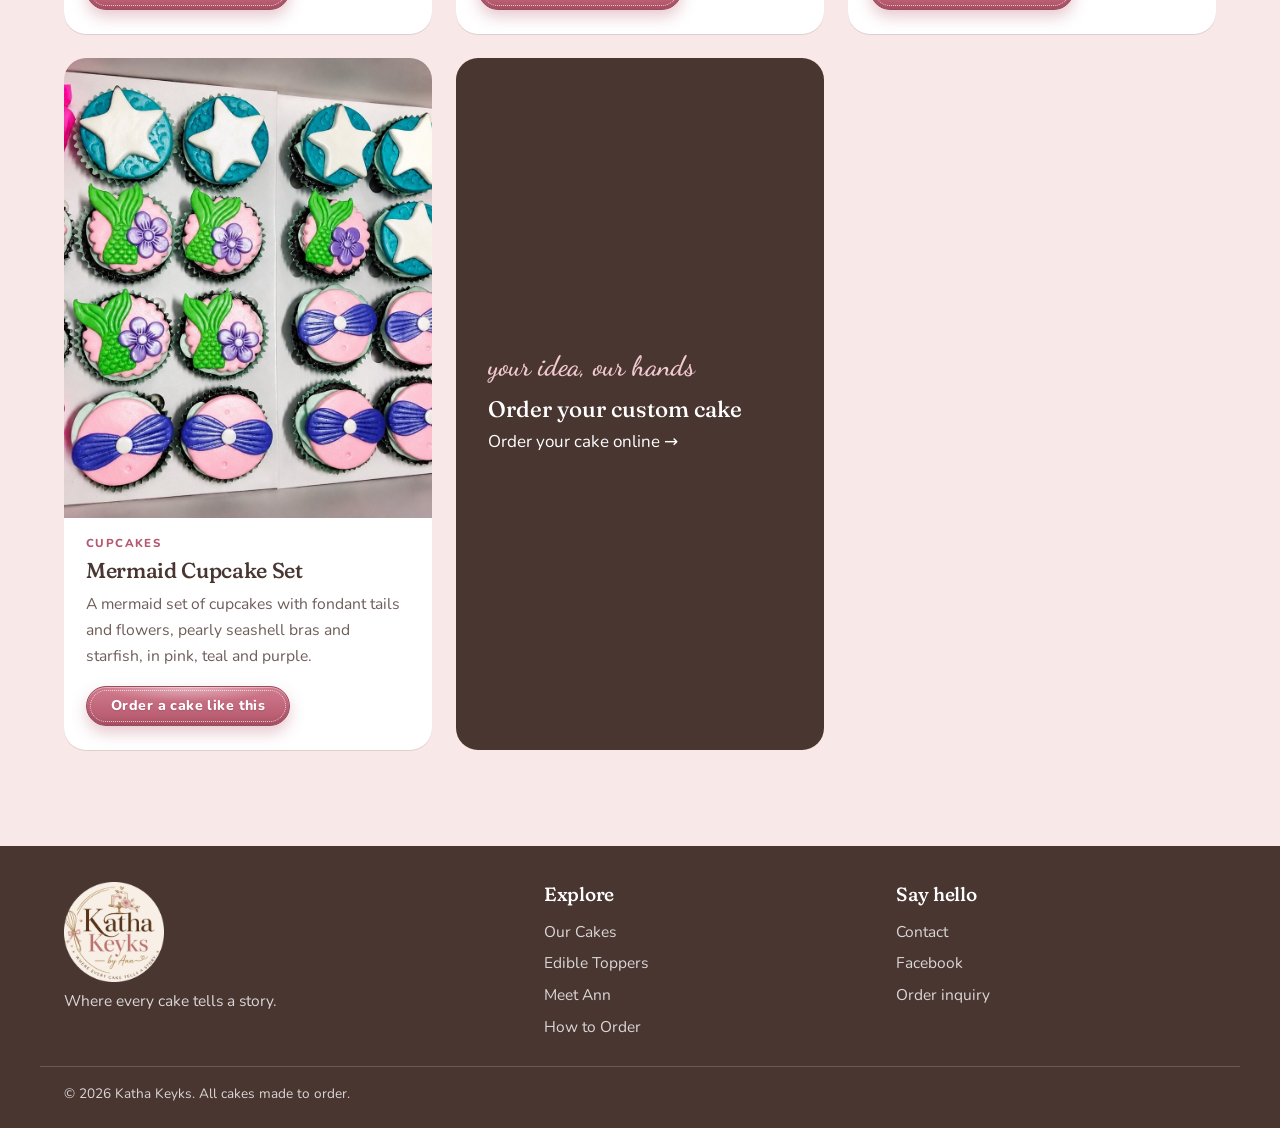
<file: cakes.html>
<!DOCTYPE html>
<html lang="en">
<head>
<meta charset="utf-8">
<meta name="viewport" content="width=device-width, initial-scale=1, viewport-fit=cover">
<title>Katha Keyks | Our Cakes</title>
<meta name="description" content="Browse Katha Keyks birthday, customized, wedding, themed, number and special occasion cakes, plus our gallery of past creations.">
<meta property="og:title" content="Katha Keyks | Our Cakes">
<meta property="og:description" content="Beautifully crafted cakes for life’s sweetest moments.">
<link rel="icon" type="image/png" href="images/favicon.png">
<link rel="apple-touch-icon" href="images/apple-touch-icon.png">
<link rel="preconnect" href="https://fonts.googleapis.com">
<link rel="preconnect" href="https://fonts.gstatic.com" crossorigin>
<link href="https://fonts.googleapis.com/css2?family=Dancing+Script:wght@600&family=Fraunces:ital,opsz,wght,SOFT@0,9..144,400..600,0..100;1,9..144,400,0..100&family=Nunito:wght@400;600;700;800&display=swap" rel="stylesheet">
<link rel="stylesheet" href="styles.css">
</head>
<body>
<div class="announce">Custom cakes, made to order. <a href="order.html">Book your date early.</a></div>
<header>
  <nav class="wrap nav" aria-label="Main">
    <a href="index.html" class="logo brand-link" aria-label="Katha Keyks home"><img src="images/logo.png" alt="" width="72" height="72"><span class="brand" aria-hidden="true"><span class="brand-name">Katha <b>Keyks</b></span><span class="brand-by">by Ann</span></span></a>
    <button class="burger" aria-expanded="false" aria-controls="menu" aria-label="Toggle menu"><span></span><span></span><span></span></button>
    <ul class="menu" id="menu"><li><a href="index.html">Home</a></li><li><a href="cakes.html" aria-current="page">Our Cakes</a></li><li><a href="toppers.html">Edible Toppers</a></li><li><a href="about.html">About Us</a></li><li><a href="contact.html">Contact</a></li><li><a class="btn btn-fill btn-sm" href="order.html">Order a Cake</a></li></ul>
  </nav>
</header>
<main>
<section class="gallery" id="gallery">
  <div class="wrap">
    <div class="head">
      <div><h2>Our Cakes</h2>
      </div>
      <p class="lede" style="margin:0">Every cake is made to order, in different colors, finishes and themes. Tap a photo to enlarge it.</p>
    </div>
    <div class="cake-grid" id="cake-grid"></div>
  </div>
</section>
</main>
<footer>
  <div class="wrap foot">
    <div><a href="index.html" class="logo logo-full" aria-label="Katha Keyks home"><img src="images/logo.png" alt="Katha Keyks" width="100" height="100"></a><p>Where every cake tells a story.</p></div>
    <div><h3>Explore</h3><a href="cakes.html">Our Cakes</a><a href="toppers.html">Edible Toppers</a><a href="about.html">Meet Ann</a><a href="order.html">How to Order</a></div>
    <div><h3>Say hello</h3><a href="contact.html">Contact</a><a href="https://www.facebook.com/cakeliciousph" target="_blank" rel="noopener">Facebook</a><a href="https://www.facebook.com/cakeliciousph" target="_blank" rel="noopener">Order inquiry</a></div>
  </div>
  <div class="wrap copy">© <span id="yr"></span> Katha Keyks. All cakes made to order.</div>
</footer>
<dialog id="lb" class="lb-has-cap" aria-label="Cake photo"><button aria-label="Close">×</button><img alt=""><p class="lb-cap"></p></dialog>
<script src="main.js" defer></script>
</body>
</html>
</file>
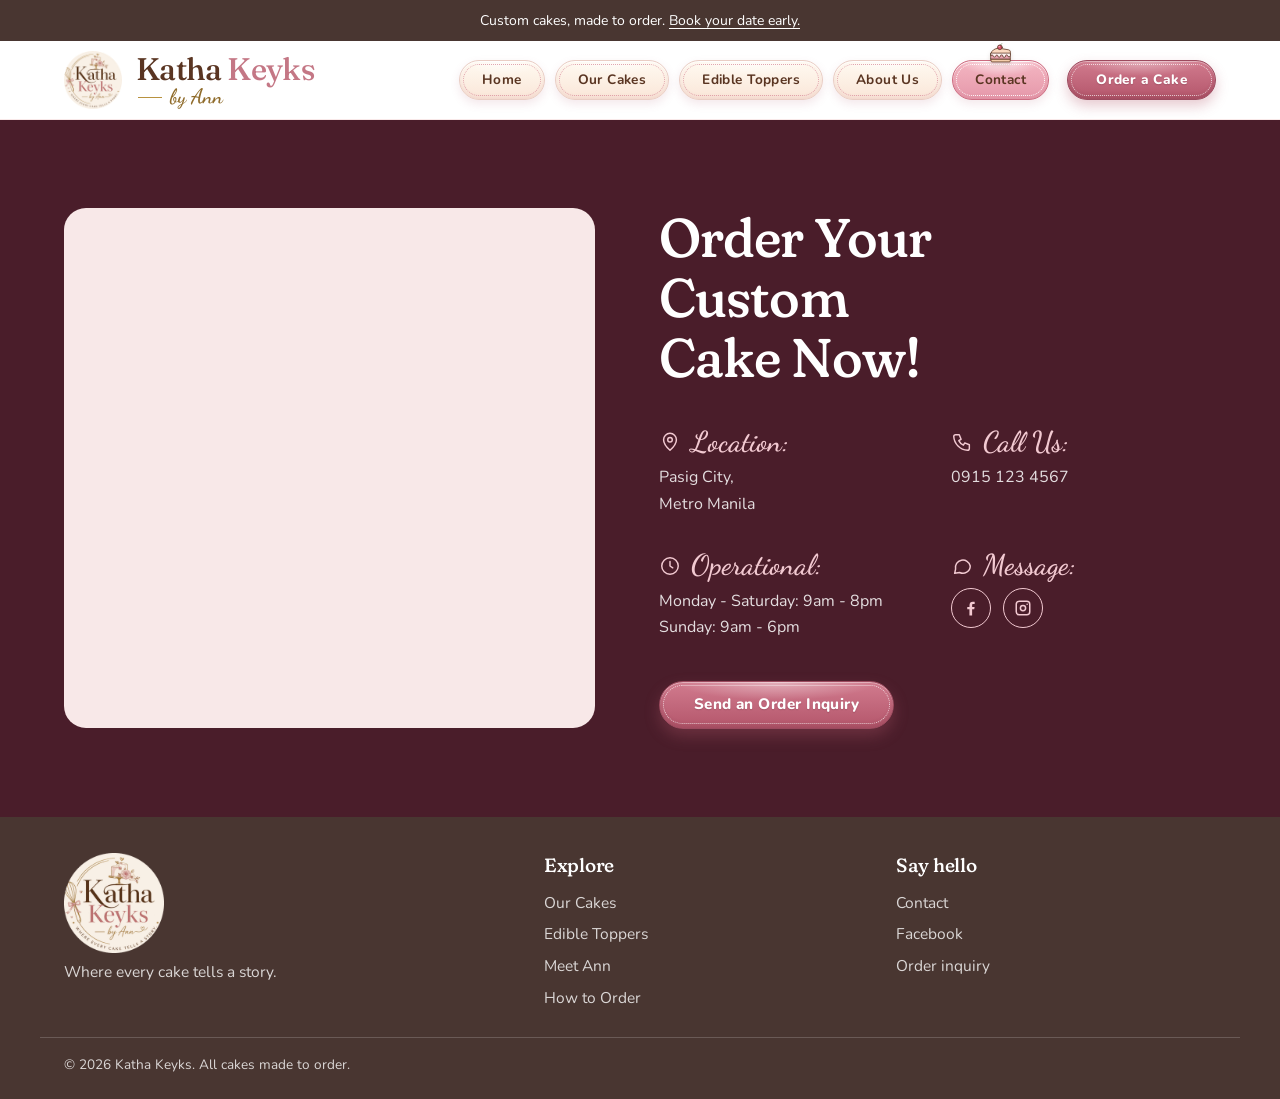
<file: contact.html>
<!DOCTYPE html>
<html lang="en">
<head>
<meta charset="utf-8">
<meta name="viewport" content="width=device-width, initial-scale=1, viewport-fit=cover">
<title>Katha Keyks | Contact</title>
<meta name="description" content="Find Katha Keyks in Pasig, call or message us, and send your date, theme and inspiration photos to plan your cake.">
<meta property="og:title" content="Katha Keyks | Contact">
<meta property="og:description" content="Beautifully crafted cakes for life’s sweetest moments.">
<link rel="icon" type="image/png" href="images/favicon.png">
<link rel="apple-touch-icon" href="images/apple-touch-icon.png">
<link rel="preconnect" href="https://fonts.googleapis.com">
<link rel="preconnect" href="https://fonts.gstatic.com" crossorigin>
<link href="https://fonts.googleapis.com/css2?family=Dancing+Script:wght@600&family=Fraunces:ital,opsz,wght,SOFT@0,9..144,400..600,0..100;1,9..144,400,0..100&family=Nunito:wght@400;600;700;800&display=swap" rel="stylesheet">
<link rel="stylesheet" href="styles.css">
</head>
<body>
<div class="announce">Custom cakes, made to order. <a href="order.html">Book your date early.</a></div>
<header>
  <nav class="wrap nav" aria-label="Main">
    <a href="index.html" class="logo brand-link" aria-label="Katha Keyks home"><img src="images/logo.png" alt="" width="72" height="72"><span class="brand" aria-hidden="true"><span class="brand-name">Katha <b>Keyks</b></span><span class="brand-by">by Ann</span></span></a>
    <button class="burger" aria-expanded="false" aria-controls="menu" aria-label="Toggle menu"><span></span><span></span><span></span></button>
    <ul class="menu" id="menu"><li><a href="index.html">Home</a></li><li><a href="cakes.html">Our Cakes</a></li><li><a href="toppers.html">Edible Toppers</a></li><li><a href="about.html">About Us</a></li><li><a href="contact.html" aria-current="page">Contact</a></li><li><a class="btn btn-fill btn-sm" href="order.html">Order a Cake</a></li></ul>
  </nav>
</header>
<main>
<section class="cx" id="contact">
  <div class="wrap cx-grid">
    <div class="cx-map">
      <iframe title="Map of Pasig, Metro Manila" src="https://www.google.com/maps?q=Pasig+City,+Metro+Manila&amp;output=embed" loading="lazy" referrerpolicy="no-referrer-when-downgrade" allowfullscreen></iframe>
    </div>
    <div>
      <h2>Order Your Custom Cake Now!</h2>
      <div class="cx-info">
        <div class="cx-item">
          <h3><svg width="22" height="22" viewBox="0 0 24 24" aria-hidden="true"><path d="M12 21s7-6.2 7-11.5A7 7 0 0 0 5 9.5C5 14.8 12 21 12 21z"/><circle cx="12" cy="9.5" r="2.5"/></svg>Location:</h3>
          <p>Pasig City,<br>Metro Manila</p>
        </div>
        <div class="cx-item">
          <h3><svg width="22" height="22" viewBox="0 0 24 24" aria-hidden="true"><path d="M5 4h4l2 5-2.5 1.5a11 11 0 0 0 5 5L15 13l5 2v4a2 2 0 0 1-2 2A16 16 0 0 1 3 6a2 2 0 0 1 2-2z"/></svg>Call Us:</h3>
          <p><a href="tel:+639151234567">0915 123 4567</a></p>
        </div>
        <div class="cx-item">
          <h3><svg width="22" height="22" viewBox="0 0 24 24" aria-hidden="true"><circle cx="12" cy="12" r="9"/><path d="M12 7v5l3 2"/></svg>Operational:</h3>
          <p>Monday - Saturday: 9am - 8pm<br>Sunday: 9am - 6pm</p>
        </div>
        <div class="cx-item">
          <h3><svg width="22" height="22" viewBox="0 0 24 24" aria-hidden="true"><path d="M21 12a8 8 0 0 1-11.6 7.1L4 20l1-4.6A8 8 0 1 1 21 12z"/></svg>Message:</h3>
          <div class="cx-social">
            <a href="https://www.facebook.com/cakeliciousph" target="_blank" rel="noopener" aria-label="Facebook"><svg width="18" height="18" viewBox="0 0 24 24" aria-hidden="true"><path d="M13.5 22v-8.2h2.8l.5-3.3h-3.3V8.4c0-.9.3-1.6 1.6-1.6h1.8V3.9c-.3 0-1.4-.1-2.6-.1-2.6 0-4.3 1.6-4.3 4.4v2.3H7v3.3h2.9V22z"/></svg></a>
            <a href="https://www.instagram.com/katha_keyks/" target="_blank" rel="noopener" aria-label="Instagram"><svg width="18" height="18" viewBox="0 0 24 24" aria-hidden="true"><path fill-rule="evenodd" d="M7 2h10a5 5 0 0 1 5 5v10a5 5 0 0 1-5 5H7a5 5 0 0 1-5-5V7a5 5 0 0 1 5-5zm0 2a3 3 0 0 0-3 3v10a3 3 0 0 0 3 3h10a3 3 0 0 0 3-3V7a3 3 0 0 0-3-3H7zm5 3.5a4.5 4.5 0 1 1 0 9 4.5 4.5 0 0 1 0-9zm0 2a2.5 2.5 0 1 0 0 5 2.5 2.5 0 0 0 0-5zM17.5 6a1 1 0 1 1 0 2 1 1 0 0 1 0-2z"/></svg></a>
          </div>
        </div>
      </div>
      <div class="cta-row"><a class="btn btn-fill" href="https://www.facebook.com/cakeliciousph" target="_blank" rel="noopener">Send an Order Inquiry</a></div>
    </div>
  </div>
</section>
</main>
<footer>
  <div class="wrap foot">
    <div><a href="index.html" class="logo logo-full" aria-label="Katha Keyks home"><img src="images/logo.png" alt="Katha Keyks" width="100" height="100"></a><p>Where every cake tells a story.</p></div>
    <div><h3>Explore</h3><a href="cakes.html">Our Cakes</a><a href="toppers.html">Edible Toppers</a><a href="about.html">Meet Ann</a><a href="order.html">How to Order</a></div>
    <div><h3>Say hello</h3><a href="contact.html">Contact</a><a href="https://www.facebook.com/cakeliciousph" target="_blank" rel="noopener">Facebook</a><a href="https://www.facebook.com/cakeliciousph" target="_blank" rel="noopener">Order inquiry</a></div>
  </div>
  <div class="wrap copy">© <span id="yr"></span> Katha Keyks. All cakes made to order.</div>
</footer>
<script src="main.js" defer></script>
</body>
</html>
</file>
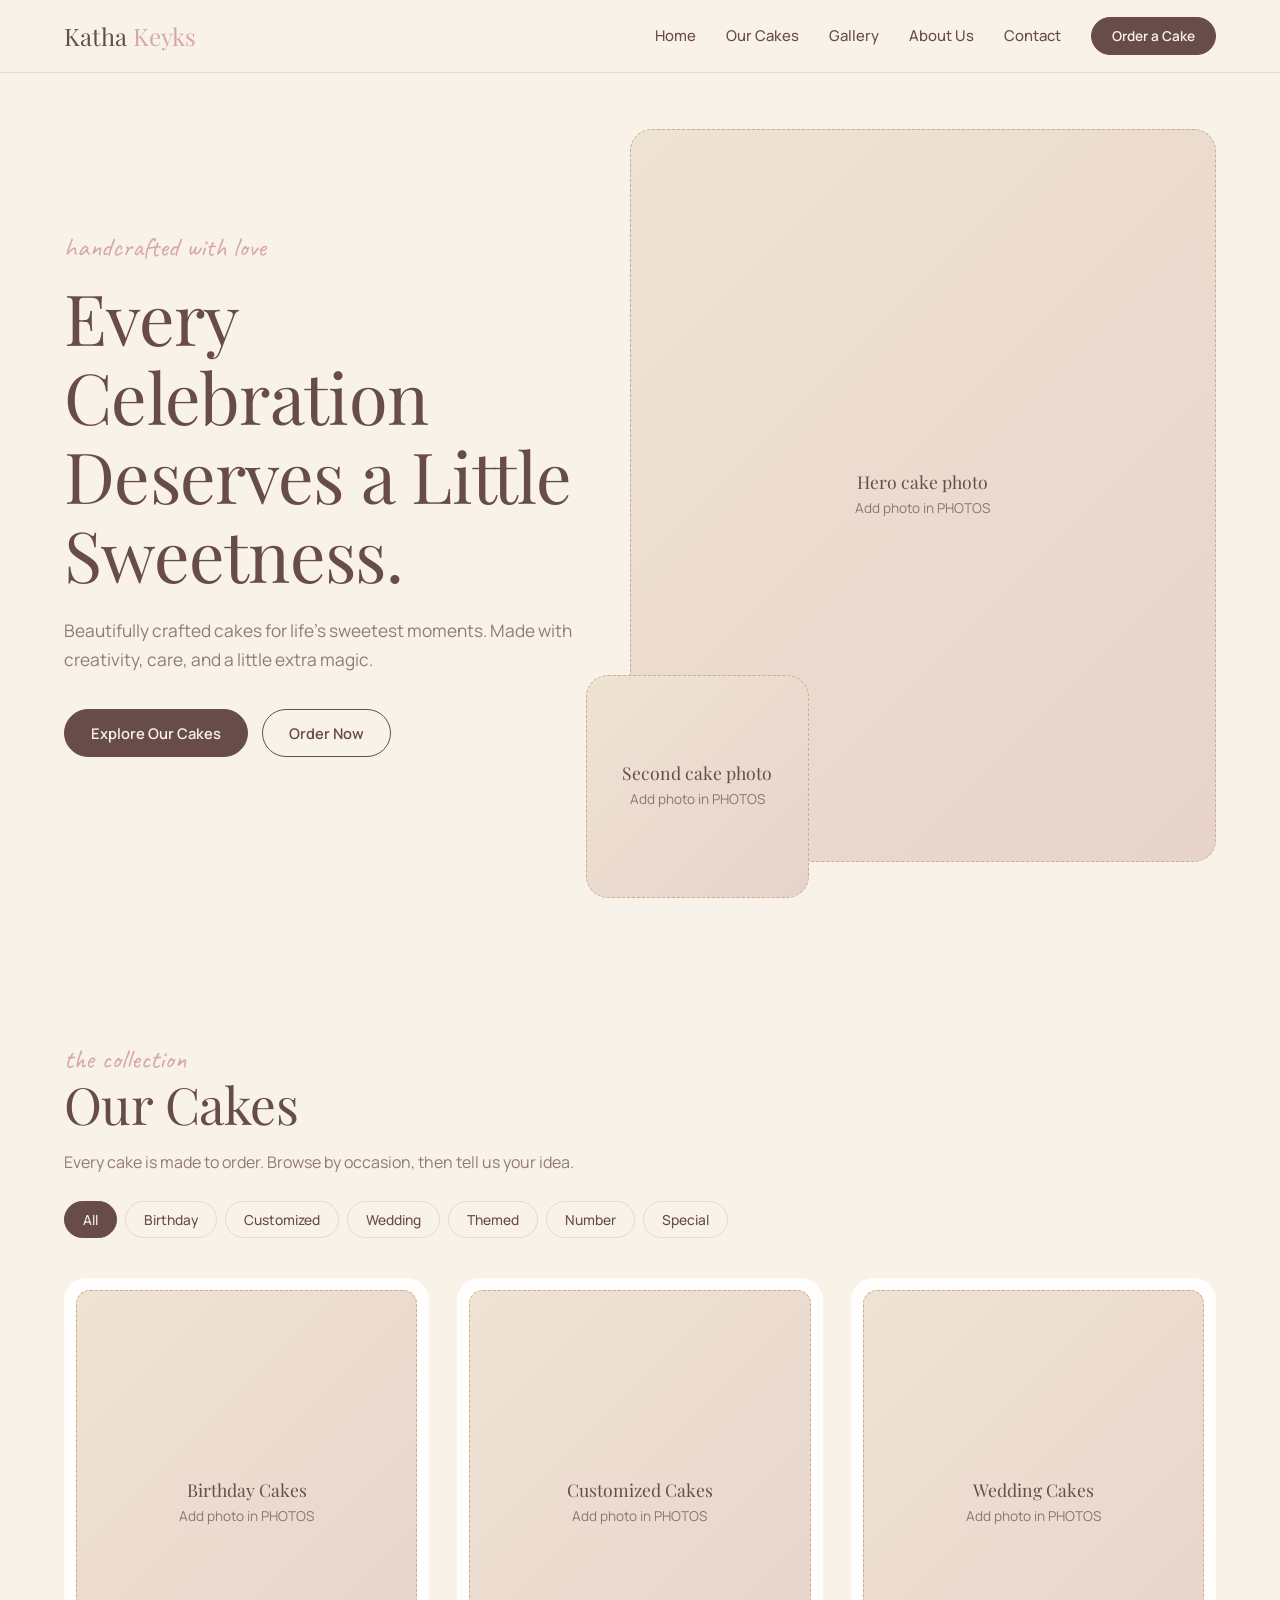
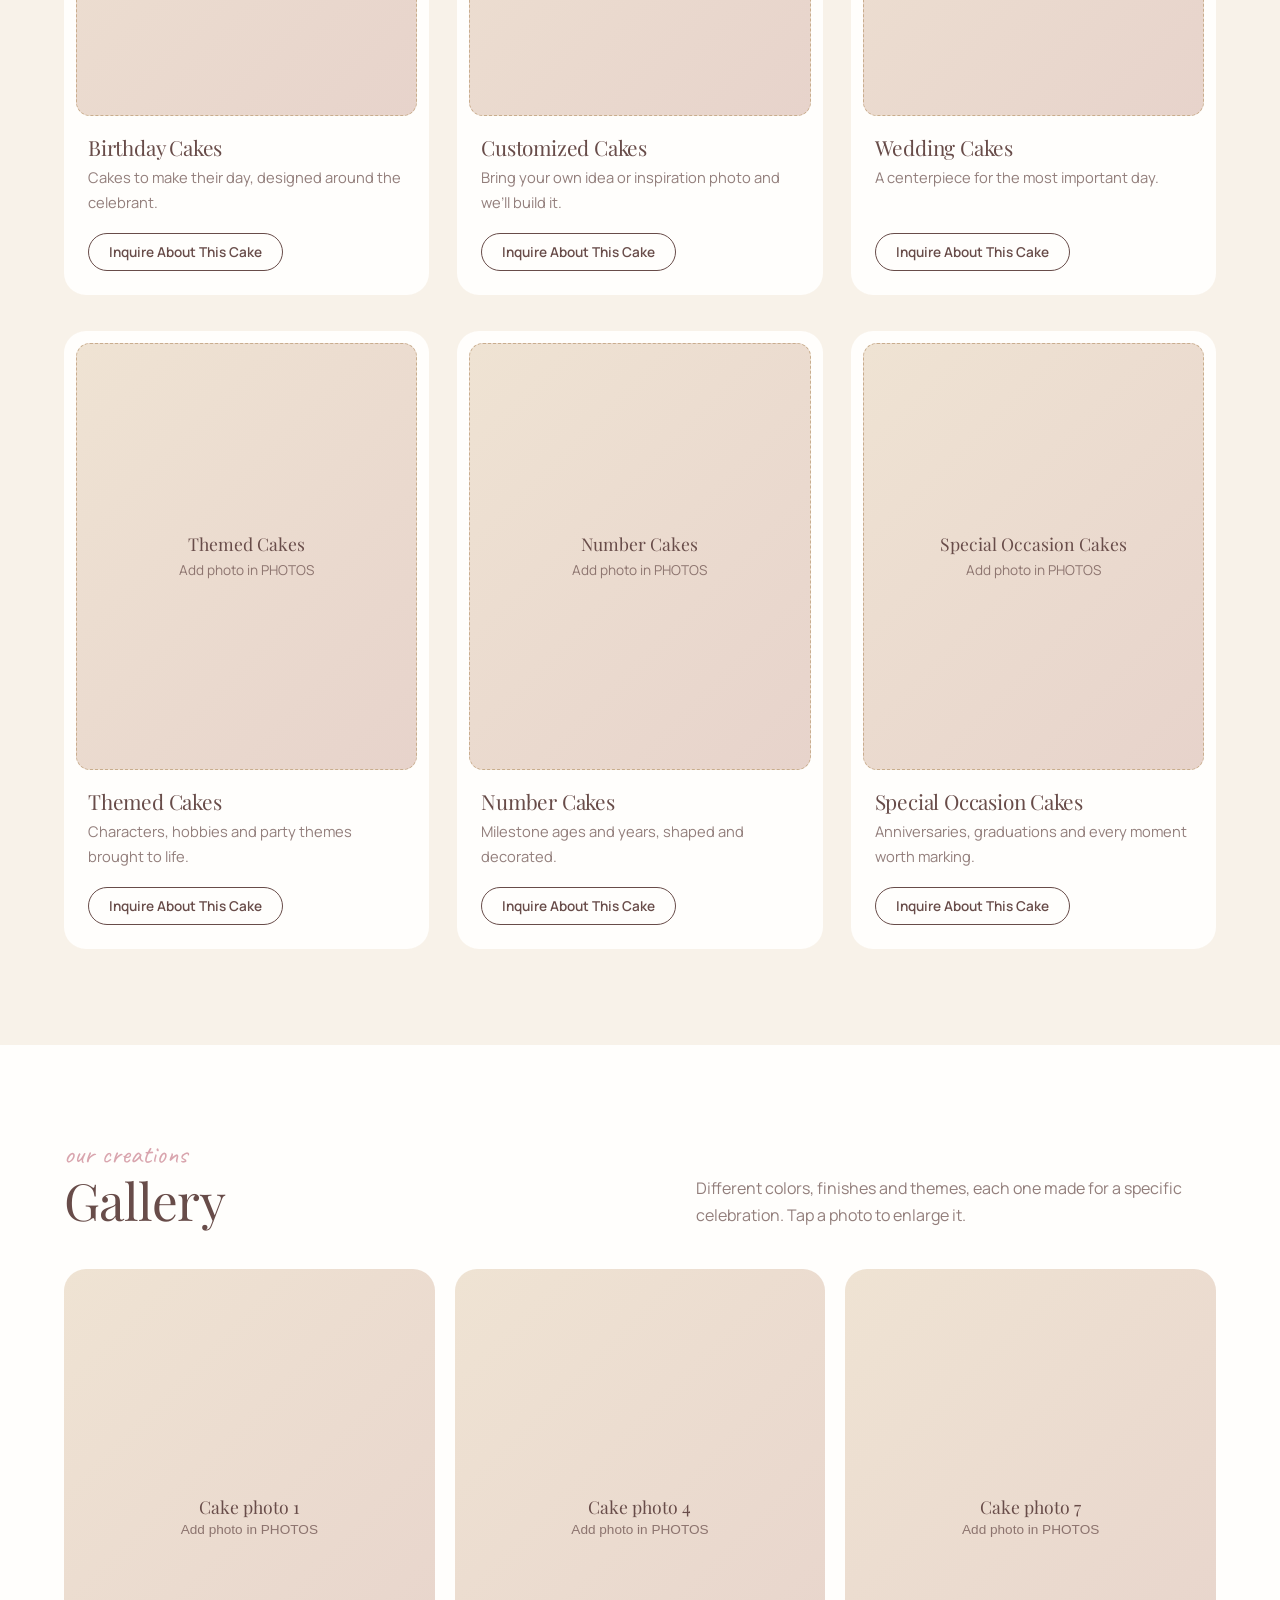
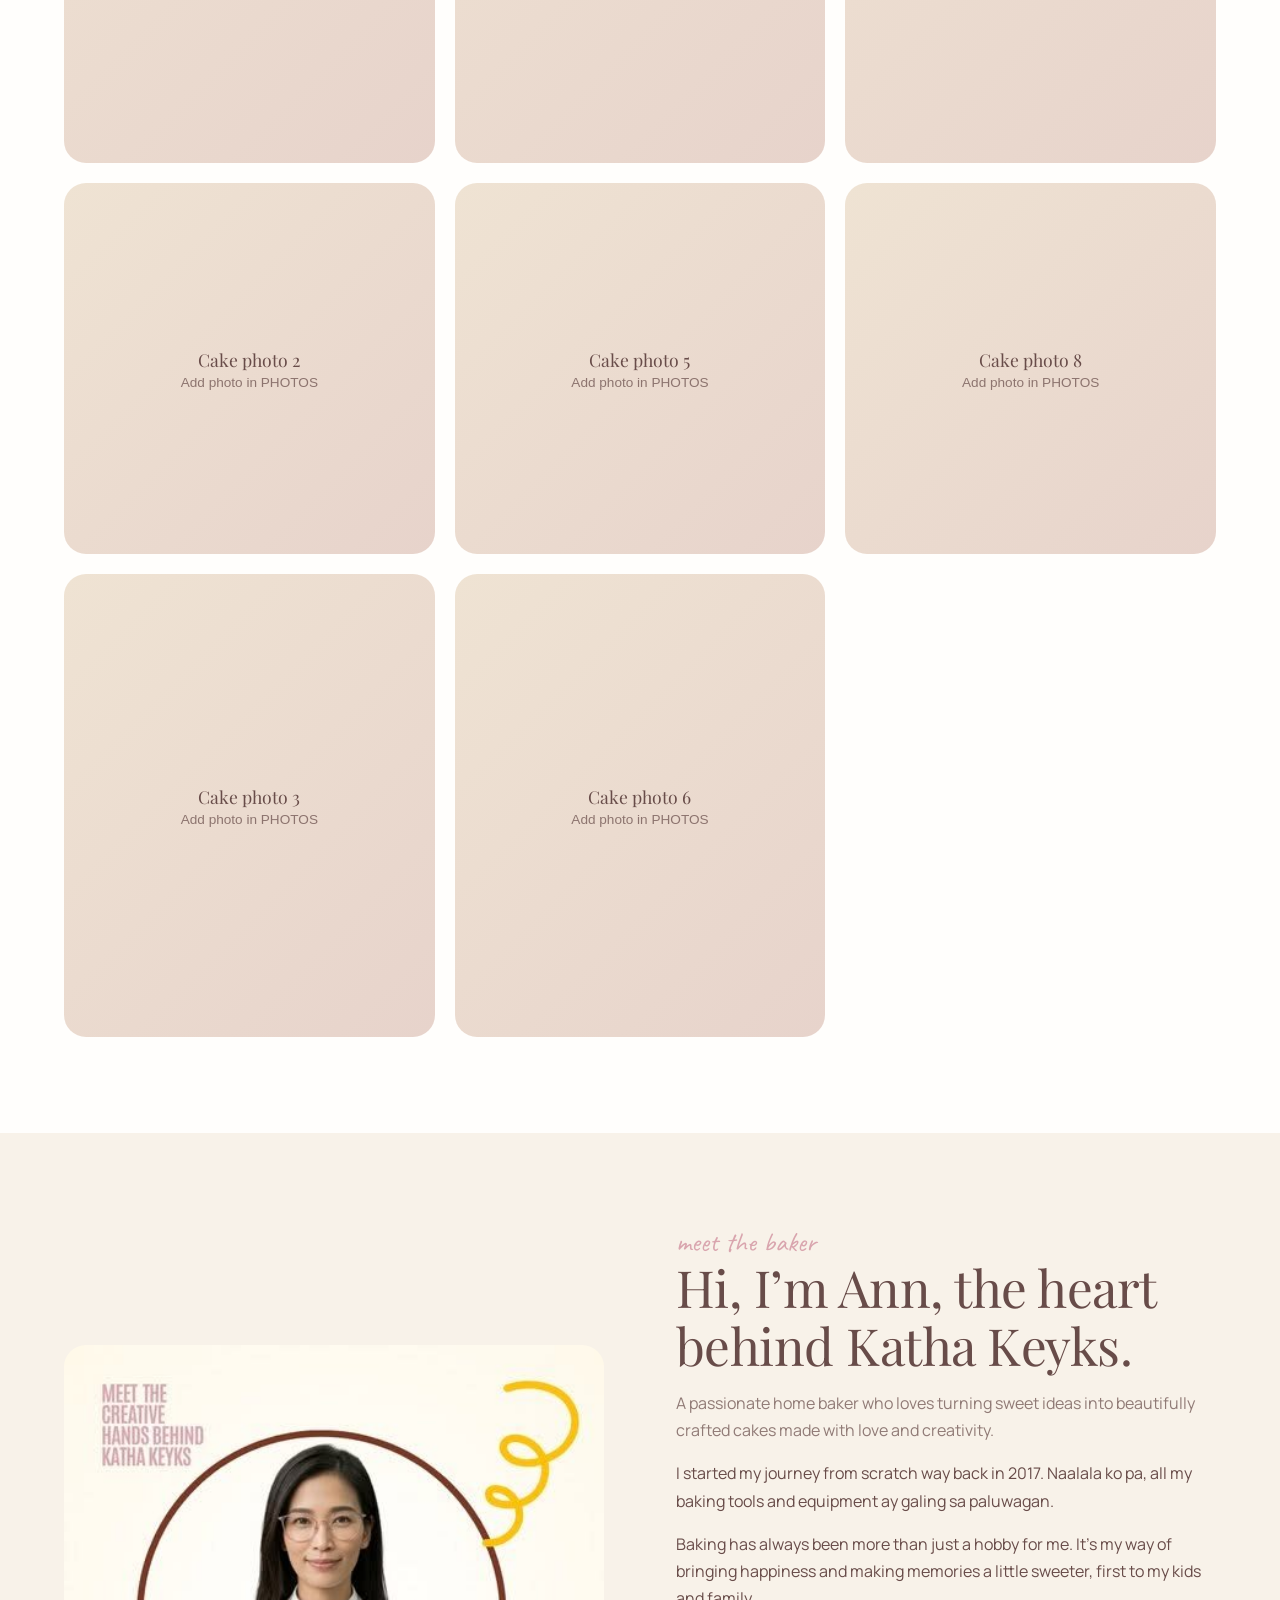
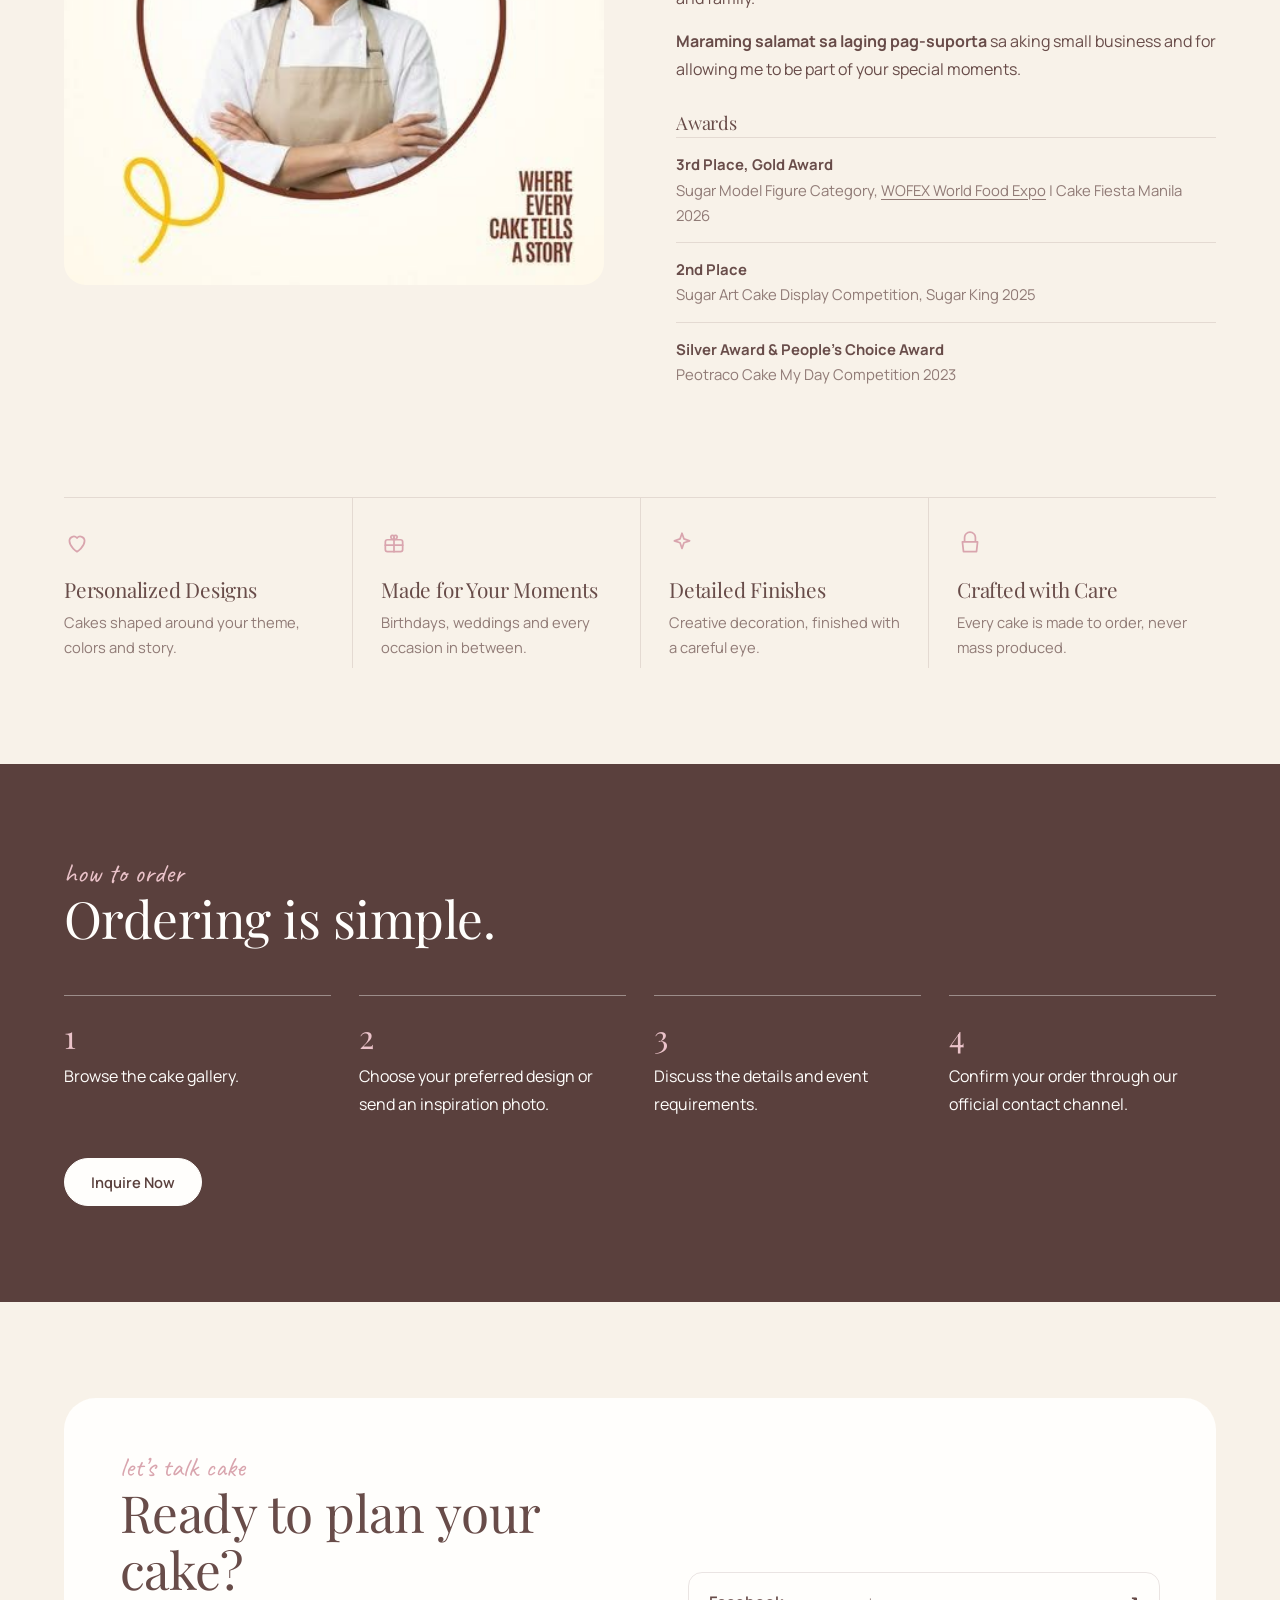
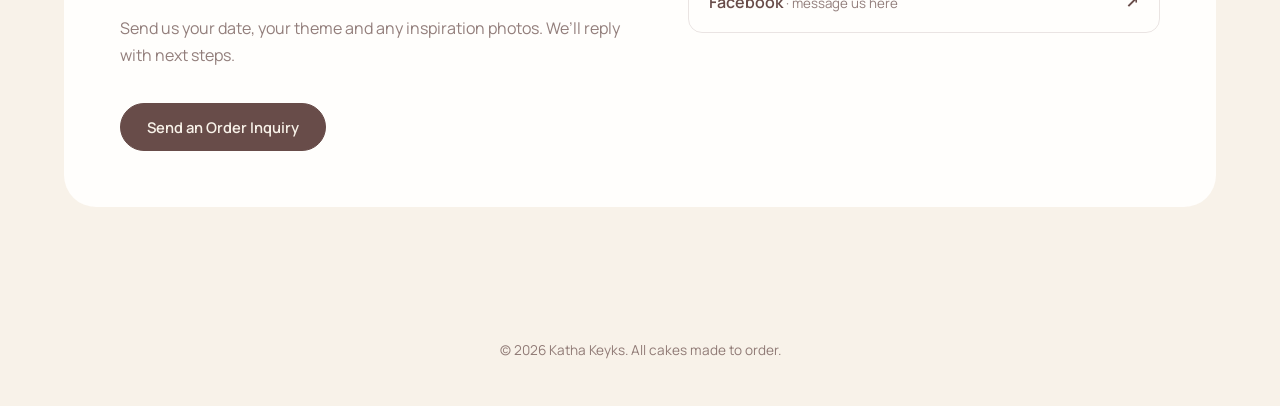
<file: katha-keyks.html>
<!DOCTYPE html>
<html lang="en">
<head>
<meta charset="utf-8">
<meta name="viewport" content="width=device-width, initial-scale=1, viewport-fit=cover">
<title>Katha Keyks | Custom Cakes &amp; Celebration Desserts</title>
<meta name="description" content="Katha Keyks makes custom birthday, wedding, themed and number cakes, handcrafted with creativity and care. Send an inspiration photo and order today.">
<meta property="og:title" content="Katha Keyks | Custom Cakes">
<meta property="og:description" content="Beautifully crafted cakes for life’s sweetest moments.">
<link rel="icon" href="data:image/svg+xml,%3Csvg xmlns='http://www.w3.org/2000/svg' viewBox='0 0 100 100'%3E%3Ctext y='.9em' font-size='90'%3E🎂%3C/text%3E%3C/svg%3E">
<link rel="preconnect" href="https://fonts.googleapis.com">
<link rel="preconnect" href="https://fonts.gstatic.com" crossorigin>
<link href="https://fonts.googleapis.com/css2?family=Caveat:wght@500&family=Manrope:wght@400;500;600;700&family=Playfair+Display:ital,wght@0,400;0,500;1,400&display=swap" rel="stylesheet">
<style>
:root{
  --ivory:#F8F2E9; --rose:#D9A5AE; --mocha:#684C49; --beige:#C9AD8D; --white:#FFFEFC;
  --mocha-soft:rgba(104,76,73,.72); --line:rgba(104,76,73,.14);
  --serif:"Playfair Display","DM Serif Display",Georgia,serif;
  --sans:"Manrope","Plus Jakarta Sans",system-ui,-apple-system,"Segoe UI",sans-serif;
  --script:"Caveat","Segoe Script",cursive;
  --r:22px; --wrap:1200px;
  box-sizing:border-box; padding-top:env(safe-area-inset-top,0px); padding-bottom:env(safe-area-inset-bottom,0px);
}
html{scroll-behavior:smooth;scroll-padding-top:84px}
*,*::before,*::after{box-sizing:border-box}
body{margin:0;background:var(--ivory);color:var(--mocha);font:400 1rem/1.7 var(--sans);-webkit-font-smoothing:antialiased}
img{max-width:100%;display:block}
a{color:inherit}
:focus-visible{outline:2px solid var(--mocha);outline-offset:3px;border-radius:6px}
.wrap{max-width:var(--wrap);margin:0 auto;padding:0 24px}
h1,h2,h3{font-family:var(--serif);font-weight:400;line-height:1.12;margin:0;letter-spacing:-.01em}
h2{font-size:clamp(2rem,4.4vw,3.2rem)}
h3{font-size:1.3rem}
p{margin:0}
.script{font-family:var(--script);font-size:1.7rem;color:var(--rose);line-height:1}
section{padding:96px 0}
.lede{color:var(--mocha-soft);max-width:52ch;margin-top:16px}

/* buttons */
.btn{display:inline-flex;align-items:center;justify-content:center;gap:8px;padding:13px 26px;border-radius:999px;font:600 .92rem var(--sans);text-decoration:none;border:1.5px solid var(--mocha);cursor:pointer;transition:background .25s,color .25s,transform .25s,border-color .25s}
.btn-fill{background:var(--mocha);color:var(--ivory)}
.btn-fill:hover{background:#523b38;transform:translateY(-2px)}
.btn-line{background:transparent;color:var(--mocha)}
.btn-line:hover{background:var(--mocha);color:var(--ivory);transform:translateY(-2px)}
.btn-sm{padding:9px 20px;font-size:.85rem}

/* nav */
header{position:sticky;top:env(safe-area-inset-top,0px);z-index:20;background:rgba(248,242,233,.92);backdrop-filter:blur(10px);border-bottom:1px solid var(--line)}
body::before{content:"";position:fixed;inset:0 0 auto;height:env(safe-area-inset-top,0px);background:var(--ivory);z-index:30}
.nav{display:flex;align-items:center;justify-content:space-between;height:72px}
.logo{font-family:var(--serif);font-size:1.5rem;text-decoration:none}
.logo span{color:var(--rose)}
.menu{display:flex;align-items:center;gap:30px;list-style:none;margin:0;padding:0}
.menu a:not(.btn){text-decoration:none;font-weight:500;font-size:.93rem;position:relative}
.menu a:not(.btn)::after{content:"";position:absolute;left:0;right:0;bottom:-4px;height:1.5px;background:var(--rose);transform:scaleX(0);transition:transform .3s;transform-origin:left}
.menu a:not(.btn):hover::after{transform:scaleX(1)}
.burger{display:none;background:none;border:0;padding:8px;cursor:pointer;color:var(--mocha)}
.burger span{display:block;width:24px;height:2px;background:currentColor;margin:5px 0;transition:transform .3s,opacity .3s}
.burger[aria-expanded=true] span:nth-child(1){transform:translateY(7px) rotate(45deg)}
.burger[aria-expanded=true] span:nth-child(2){opacity:0}
.burger[aria-expanded=true] span:nth-child(3){transform:translateY(-7px) rotate(-45deg)}

/* photo slots */
.ph{position:relative;overflow:hidden;border-radius:var(--r);background:var(--white);margin:0}
.ph img{width:100%;height:100%;object-fit:cover;transition:transform .9s cubic-bezier(.2,.7,.2,1)}
.ph:hover img{transform:scale(1.04)}
.ph.empty{display:grid;place-items:center;text-align:center;padding:20px;background:
  linear-gradient(135deg,#efe3d3,#e7d3cb);color:var(--mocha-soft);border:1px dashed var(--beige);font-size:.85rem}
.ph.empty b{display:block;font:400 1.1rem var(--serif);color:var(--mocha);margin-bottom:4px}

/* hero */
.hero{padding:56px 0 88px}
.hero-grid{display:grid;grid-template-columns:1fr 1.15fr;gap:56px;align-items:center}
.hero h1{font-size:clamp(2.5rem,5.6vw,4.4rem);margin:14px 0 22px}
.hero .lede{font-size:1.08rem}
.cta-row{display:flex;flex-wrap:wrap;gap:14px;margin-top:34px}
.hero-art{position:relative}
.hero-main{aspect-ratio:4/5}
.hero-sub{position:absolute;left:-44px;bottom:-36px;width:38%;aspect-ratio:1;border:6px solid var(--ivory);border-radius:var(--r)}

/* cakes */
.head{display:flex;justify-content:space-between;align-items:flex-end;gap:24px;flex-wrap:wrap;margin-bottom:40px}
.filters{display:flex;gap:8px;flex-wrap:wrap}
.chip{padding:8px 18px;border-radius:999px;border:1px solid var(--line);background:transparent;font:500 .86rem var(--sans);color:var(--mocha);cursor:pointer;transition:all .25s}
.chip:hover{border-color:var(--mocha)}
.chip[aria-pressed=true]{background:var(--mocha);color:var(--ivory);border-color:var(--mocha)}
.grid{display:grid;grid-template-columns:repeat(3,1fr);gap:36px 28px}
.card{background:var(--white);border-radius:var(--r);padding:12px 12px 24px;display:flex;flex-direction:column}
.card .ph{aspect-ratio:4/5;border-radius:14px}
.card h3{margin:20px 12px 6px}
.card p{margin:0 12px 18px;color:var(--mocha-soft);font-size:.92rem;flex:1}
.card .btn{margin:0 12px;align-self:flex-start}
.card[hidden]{display:none}

/* gallery */
.gallery{background:var(--white)}
.masonry{columns:3;column-gap:20px}
.masonry .ph{break-inside:avoid;margin-bottom:20px;cursor:zoom-in;display:block;width:100%;border:0;padding:0}
.masonry .ph:nth-child(3n+1){aspect-ratio:3/4}
.masonry .ph:nth-child(3n+2){aspect-ratio:1}
.masonry .ph:nth-child(3n){aspect-ratio:4/5}
.note{margin-top:22px;font-size:.88rem;color:var(--mocha-soft)}

/* about */
.about-grid{display:grid;grid-template-columns:1fr 1fr;gap:72px;align-items:center}
.about .ph{aspect-ratio:1}
.aw-title{margin:30px 0 4px;font-size:1.15rem}
.awards{list-style:none;margin:0;padding:0}
.awards li{padding:14px 0;border-top:1px solid var(--line);font-size:.93rem;color:var(--mocha-soft)}
.awards strong{display:block;color:var(--mocha);font-weight:700}
.awards a{text-decoration:underline;text-underline-offset:3px}
.about p+p{margin-top:16px}
.about .lede{max-width:none}

/* why */
.why{padding-top:0}
.why-grid{display:grid;grid-template-columns:repeat(4,1fr);gap:0;border-top:1px solid var(--line)}
.why-item{padding:32px 28px 8px 0}
.why-item+.why-item{padding-left:28px;border-left:1px solid var(--line)}
.why-item svg{width:26px;height:26px;stroke:var(--rose);fill:none;stroke-width:1.6;stroke-linecap:round;stroke-linejoin:round;margin-bottom:14px}
.why-item p{color:var(--mocha-soft);font-size:.92rem;margin-top:8px}

/* order */
.order{background:#5a403d;color:#FFFEFC}
.order h2{color:#FFFEFC}
.order .script{color:#EBC3CA}
.order h2{max-width:14ch}
.steps{list-style:none;margin:48px 0 40px;padding:0;display:grid;grid-template-columns:repeat(4,1fr);gap:28px;counter-reset:s}
.steps li{counter-increment:s;border-top:1px solid rgba(255,254,252,.4);padding-top:18px;font-size:1rem;color:#FFFEFC}
.steps li::before{content:counter(s);display:block;font:400 2rem var(--serif);color:#EBC3CA;margin-bottom:6px}
.order .btn-fill{background:#FFFEFC;color:#5a403d;border-color:#FFFEFC}
.order .btn-fill:hover{background:var(--rose);border-color:var(--rose)}

/* contact */
.contact-box{background:var(--white);border-radius:calc(var(--r) + 10px);padding:56px;display:grid;grid-template-columns:1.1fr 1fr;gap:48px;align-items:center}
.links{display:flex;flex-direction:column;gap:12px}
.links a{display:flex;justify-content:space-between;align-items:center;padding:16px 20px;border:1px solid var(--line);border-radius:14px;text-decoration:none;font-weight:600;transition:border-color .25s,background .25s}
.links a:hover{border-color:var(--rose);background:var(--ivory)}
.links small{font-weight:400;color:var(--mocha-soft)}
footer{padding:36px 0 44px;text-align:center;font-size:.85rem;color:var(--mocha-soft)}

/* lightbox */
dialog{border:0;background:transparent;padding:0;max-width:92vw;max-height:92vh;overflow:visible}
dialog::backdrop{background:rgba(60,40,38,.85)}
dialog img{max-height:86vh;max-width:92vw;border-radius:14px;object-fit:contain}
dialog button{position:absolute;top:-44px;right:0;background:var(--ivory);border:0;border-radius:999px;width:36px;height:36px;font-size:1.2rem;cursor:pointer;color:var(--mocha)}

/* one entrance moment: hero */
@keyframes rise{from{opacity:0;transform:translateY(18px)}to{opacity:1;transform:none}}
.hero-copy>*{animation:rise .9s both}
.hero-copy>*:nth-child(2){animation-delay:.1s}.hero-copy>*:nth-child(3){animation-delay:.2s}.hero-copy>*:nth-child(4){animation-delay:.3s}
.hero-art{animation:rise 1.1s .15s both}
@media (prefers-reduced-motion:reduce){*{animation:none!important;transition:none!important;scroll-behavior:auto!important}}

/* dark */
@media (prefers-color-scheme:dark){
  :root:not([data-theme="light"]){--ivory:#2b2120;--white:#352928;--mocha:#F1E6DA;--mocha-soft:rgba(241,230,218,.72);--line:rgba(241,230,218,.16)}
  :root:not([data-theme="light"]) .btn-fill:hover{background:#fff}
  :root:not([data-theme="light"]) .order{background:#1f1716}
  :root:not([data-theme="light"]) .ph.empty{background:linear-gradient(135deg,#40322f,#3a2c2c)}
  :root:not([data-theme="light"]) .btn-fill{color:#2b2120}
}

/* responsive */
@media (max-width:960px){
  section{padding:72px 0}
  .hero-grid,.about-grid,.contact-box{grid-template-columns:1fr}
  .hero-grid{gap:48px}.hero-sub{left:12px;bottom:-28px}
  .grid{grid-template-columns:repeat(2,1fr)}
  .masonry{columns:2}
  .why-grid,.steps{grid-template-columns:repeat(2,1fr)}
  .why-item:nth-child(3){padding-left:0;border-left:0}
  .contact-box{padding:36px 24px}
  .burger{display:block}
  .menu{position:absolute;top:72px;left:0;right:0;flex-direction:column;align-items:stretch;gap:0;background:var(--ivory);padding:8px 24px 24px;border-bottom:1px solid var(--line);display:none}
  .menu.open{display:flex}
  .menu li{padding:12px 0;border-bottom:1px solid var(--line)}
  .menu li:last-child{border:0;padding-top:20px}
}
@media (max-width:560px){
  .wrap{padding:0 18px}
  .grid{grid-template-columns:1fr}
  .masonry{columns:1}
  .why-grid,.steps{grid-template-columns:1fr}
  .why-item,.why-item+.why-item{padding:24px 0 8px;border-left:0}
  .why-item+.why-item{border-top:1px solid var(--line)}
  .hero-sub{width:42%}
}
</style>
</head>
<body>

<header>
  <nav class="wrap nav" aria-label="Main">
    <a href="#home" class="logo" aria-label="Katha Keyks home">Katha <span>Keyks</span></a>
    <button class="burger" aria-expanded="false" aria-controls="menu" aria-label="Toggle menu"><span></span><span></span><span></span></button>
    <ul class="menu" id="menu">
      <li><a href="#home">Home</a></li>
      <li><a href="#cakes">Our Cakes</a></li>
      <li><a href="#gallery">Gallery</a></li>
      <li><a href="#about">About Us</a></li>
      <li><a href="#contact">Contact</a></li>
      <li><a class="btn btn-fill btn-sm" href="#order">Order a Cake</a></li>
    </ul>
  </nav>
</header>

<main id="home">
<section class="hero">
  <div class="wrap hero-grid">
    <div class="hero-copy">
      <span class="script">handcrafted with love</span>
      <h1>Every Celebration Deserves a Little Sweetness.</h1>
      <p class="lede">Beautifully crafted cakes for life’s sweetest moments. Made with creativity, care, and a little extra magic.</p>
      <div class="cta-row">
        <a class="btn btn-fill" href="#cakes">Explore Our Cakes</a>
        <a class="btn btn-line" href="#order">Order Now</a>
      </div>
    </div>
    <div class="hero-art">
      <figure class="ph hero-main" data-slot="hero-main" data-label="Hero cake photo"></figure>
      <figure class="ph hero-sub" data-slot="hero-sub" data-label="Second cake photo"></figure>
    </div>
  </div>
</section>

<section id="cakes">
  <div class="wrap">
    <div class="head">
      <div>
        <span class="script">the collection</span>
        <h2>Our Cakes</h2>
        <p class="lede">Every cake is made to order. Browse by occasion, then tell us your idea.</p>
      </div>
      <div class="filters" role="group" aria-label="Filter cakes">
        <button class="chip" aria-pressed="true" data-f="all">All</button>
        <button class="chip" aria-pressed="false" data-f="Birthday">Birthday</button>
        <button class="chip" aria-pressed="false" data-f="Customized">Customized</button>
        <button class="chip" aria-pressed="false" data-f="Wedding">Wedding</button>
        <button class="chip" aria-pressed="false" data-f="Themed">Themed</button>
        <button class="chip" aria-pressed="false" data-f="Number">Number</button>
        <button class="chip" aria-pressed="false" data-f="Special">Special</button>
      </div>
    </div>
    <div class="grid" id="products"></div>
  </div>
</section>

<section class="gallery" id="gallery">
  <div class="wrap">
    <div class="head">
      <div>
        <span class="script">our creations</span>
        <h2>Gallery</h2>
      </div>
      <p class="lede" style="margin:0">Different colors, finishes and themes, each one made for a specific celebration. Tap a photo to enlarge it.</p>
    </div>
    <div class="masonry" id="masonry"></div>
  </div>
</section>

<section class="about" id="about">
  <div class="wrap about-grid">
    <figure class="ph" data-slot="about" data-label="Ann, baker of Katha Keyks"></figure>
    <div>
      <span class="script">meet the baker</span>
      <h2>Hi, I’m Ann, the heart behind Katha Keyks.</h2>
      <p class="lede">A passionate home baker who loves turning sweet ideas into beautifully crafted cakes made with love and creativity.</p>
      <p>I started my journey from scratch way back in 2017. Naalala ko pa, all my baking tools and equipment ay galing sa paluwagan.</p>
      <p>Baking has always been more than just a hobby for me. It’s my way of bringing happiness and making memories a little sweeter, first to my kids and family.</p>
      <p><strong>Maraming salamat sa laging pag-suporta</strong> sa aking small business and for allowing me to be part of your special moments.</p>
      <h3 class="aw-title">Awards</h3>
      <ul class="awards">
        <li><strong>3rd Place, Gold Award</strong>Sugar Model Figure Category, <a href="https://www.facebook.com/WOFEX" target="_blank" rel="noopener">WOFEX World Food Expo</a> | Cake Fiesta Manila 2026</li>
        <li><strong>2nd Place</strong>Sugar Art Cake Display Competition, Sugar King 2025</li>
        <li><strong>Silver Award &amp; People’s Choice Award</strong>Peotraco Cake My Day Competition 2023</li>
      </ul>
    </div>
  </div>
</section>

<section class="why">
  <div class="wrap">
    <div class="why-grid">
      <div class="why-item">
        <svg viewBox="0 0 24 24" aria-hidden="true"><path d="M12 20s-7-4.4-7-10a4 4 0 0 1 7-2.6A4 4 0 0 1 19 10c0 5.600-7 10-7 10z"/></svg>
        <h3>Personalized Designs</h3><p>Cakes shaped around your theme, colors and story.</p>
      </div>
      <div class="why-item">
        <svg viewBox="0 0 24 24" aria-hidden="true"><rect x="4" y="9" width="16" height="11" rx="2"/><path d="M12 9v11M4 14h16M12 9c-3 0-4-4-1.500-4S12 9 12 9zm0 0c3 0 4-4 1.500-4S12 9 12 9z"/></svg>
        <h3>Made for Your Moments</h3><p>Birthdays, weddings and every occasion in between.</p>
      </div>
      <div class="why-item">
        <svg viewBox="0 0 24 24" aria-hidden="true"><path d="M12 3l1.800 5.200L19 10l-5.200 1.800L12 17l-1.800-5.200L5 10l5.200-1.800z"/></svg>
        <h3>Detailed Finishes</h3><p>Creative decoration, finished with a careful eye.</p>
      </div>
      <div class="why-item">
        <svg viewBox="0 0 24 24" aria-hidden="true"><path d="M7 11V7a5 5 0 0 1 10 0v4M5 11h14l-1 9H6z"/></svg>
        <h3>Crafted with Care</h3><p>Every cake is made to order, never mass produced.</p>
      </div>
    </div>
  </div>
</section>

<section class="order" id="order">
  <div class="wrap">
    <span class="script">how to order</span>
    <h2>Ordering is simple.</h2>
    <ol class="steps">
      <li>Browse the cake gallery.</li>
      <li>Choose your preferred design or send an inspiration photo.</li>
      <li>Discuss the details and event requirements.</li>
      <li>Confirm your order through our official contact channel.</li>
    </ol>
    <a class="btn btn-fill" href="https://www.facebook.com/cakeliciousph" target="_blank" rel="noopener">Inquire Now</a>
  </div>
</section>

<section id="contact">
  <div class="wrap">
    <div class="contact-box">
      <div>
        <span class="script">let’s talk cake</span>
        <h2>Ready to plan your cake?</h2>
        <p class="lede">Send us your date, your theme and any inspiration photos. We’ll reply with next steps.</p>
        <div class="cta-row"><a class="btn btn-fill" href="https://www.facebook.com/cakeliciousph" target="_blank" rel="noopener">Send an Order Inquiry</a></div>
      </div>
      <div class="links">
        <a href="https://www.facebook.com/cakeliciousph" target="_blank" rel="noopener"><span>Facebook <small>· message us here</small></span><span aria-hidden="true">↗</span></a>
        <!-- Add Instagram and phone once verified:
        <a href="https://instagram.com/…">Instagram</a>
        <a href="tel:+63…">Call or text</a> -->
      </div>
    </div>
  </div>
</section>
</main>

<footer><div class="wrap">© <span id="yr"></span> Katha Keyks. All cakes made to order.</div></footer>

<dialog id="lb" aria-label="Cake photo"><button aria-label="Close">×</button><img alt=""></dialog>

<script>
/* ============ ADD YOUR REAL PHOTOS HERE ============
   Put image files next to this page (e.g. photos/cake1.jpg) and paste the
   paths below. Empty slots show a labeled placeholder. Photos are shown
   uncropped-in-spirit: object-fit is cover, so shoot or export at 4:5. */
const PHOTOS = {
  "hero-main":"", "hero-sub":"", "about":"[data-uri]",
  products:{ Birthday:"", Customized:"", Wedding:"", Themed:"", Number:"", Special:"" },
  gallery:["","","","","","","",""]
};
/* Optional: add a verified price per category, e.g. Wedding:"From ₱0,000" */
const PRICES = {};

const CATS = [
  ["Birthday","Birthday Cakes","Cakes to make their day, designed around the celebrant."],
  ["Customized","Customized Cakes","Bring your own idea or inspiration photo and we’ll build it."],
  ["Wedding","Wedding Cakes","A centerpiece for the most important day."],
  ["Themed","Themed Cakes","Characters, hobbies and party themes brought to life."],
  ["Number","Number Cakes","Milestone ages and years, shaped and decorated."],
  ["Special","Special Occasion Cakes","Anniversaries, graduations and every moment worth marking."]
];

function fill(el,src,label){
  if(src){const i=new Image();i.src=src;i.alt=label;i.loading="lazy";i.decoding="async";el.appendChild(i)}
  else{el.classList.add("empty");el.innerHTML="<div><b>"+label+"</b>Add photo in PHOTOS</div>"}
}
document.querySelectorAll("[data-slot]").forEach(f=>fill(f,PHOTOS[f.dataset.slot],f.dataset.label));

const prod=document.getElementById("products");
CATS.forEach(([k,name,desc])=>{
  const c=document.createElement("article");c.className="card";c.dataset.cat=k;
  c.innerHTML='<figure class="ph"></figure><h3>'+name+'</h3><p>'+desc+(PRICES[k]?' <strong>'+PRICES[k]+'</strong>':'')+'</p><a class="btn btn-line btn-sm" target="_blank" rel="noopener" href="https://www.facebook.com/cakeliciousph">Inquire About This Cake</a>';
  fill(c.querySelector(".ph"),PHOTOS.products[k],name);
  prod.appendChild(c);
});
document.querySelectorAll(".chip").forEach(b=>b.addEventListener("click",()=>{
  document.querySelectorAll(".chip").forEach(x=>x.setAttribute("aria-pressed",x===b));
  prod.querySelectorAll(".card").forEach(c=>c.hidden=!(b.dataset.f==="all"||c.dataset.cat===b.dataset.f));
}));

const lb=document.getElementById("lb"),lbi=lb.querySelector("img");
const mas=document.getElementById("masonry");
PHOTOS.gallery.forEach((src,i)=>{
  const b=document.createElement("button");b.className="ph";b.type="button";b.setAttribute("aria-label","Enlarge cake photo "+(i+1));
  fill(b,src,"Cake photo "+(i+1));
  if(src)b.onclick=()=>{lbi.src=src;lbi.alt="Katha Keyks cake photo "+(i+1);lb.showModal()};
  else b.style.cursor="default";
  mas.appendChild(b);
});
lb.addEventListener("click",e=>{if(e.target===lb||e.target.tagName==="BUTTON")lb.close()});

const burger=document.querySelector(".burger"),menu=document.getElementById("menu");
burger.onclick=()=>{const o=menu.classList.toggle("open");burger.setAttribute("aria-expanded",o)};
menu.querySelectorAll("a").forEach(a=>a.addEventListener("click",()=>{menu.classList.remove("open");burger.setAttribute("aria-expanded","false")}));
document.getElementById("yr").textContent=new Date().getFullYear();
</script>
</body>
</html>
</file>
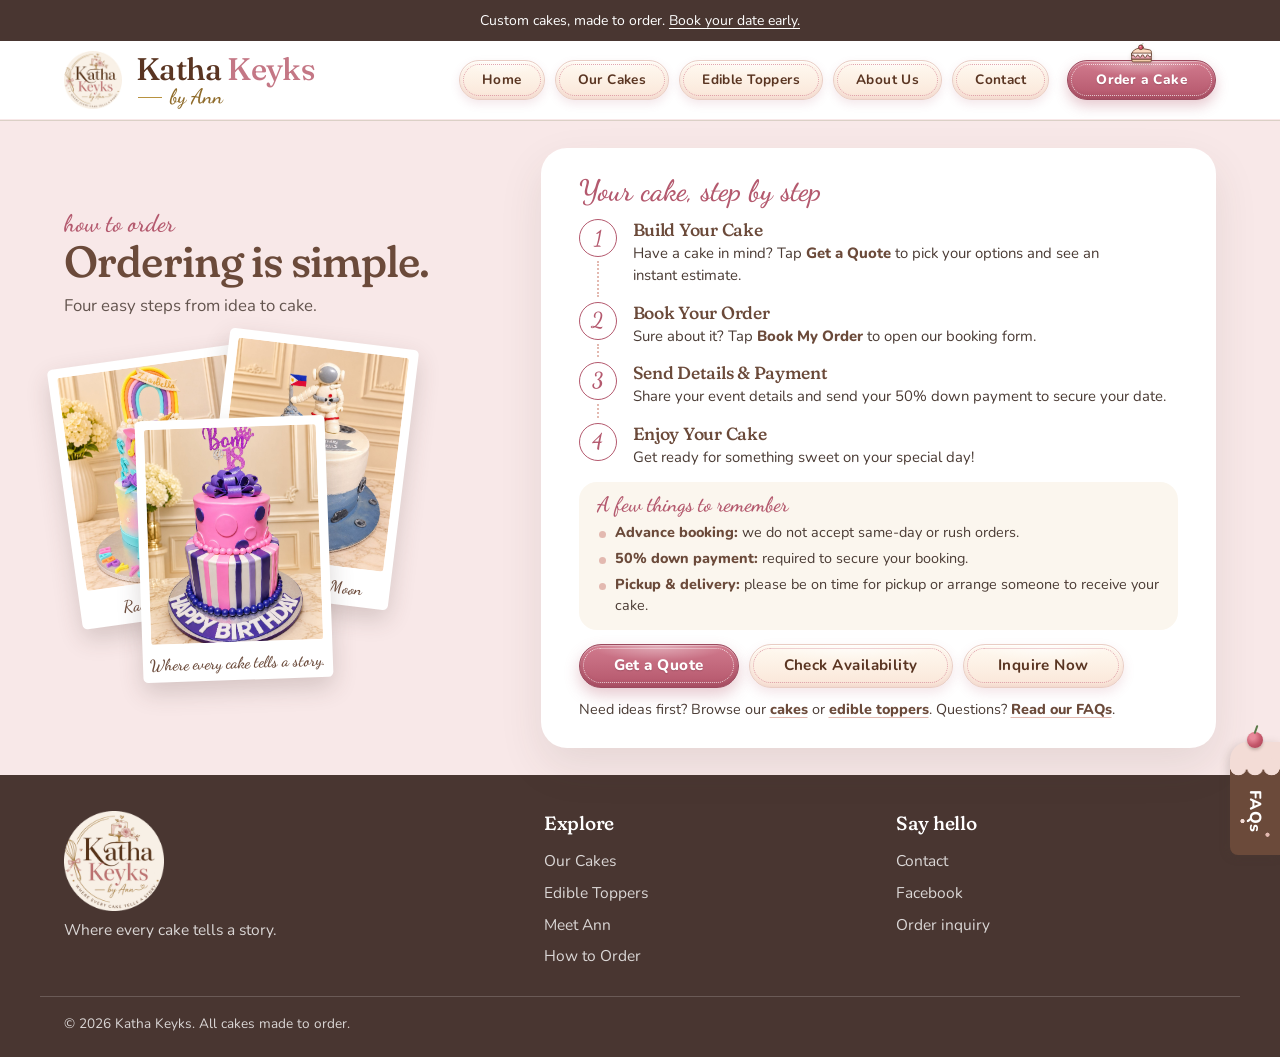
<file: order.html>
<!DOCTYPE html>
<html lang="en">
<head>
<meta charset="utf-8">
<meta name="viewport" content="width=device-width, initial-scale=1, viewport-fit=cover">
<title>Katha Keyks | How to Order &amp; FAQs</title>
<meta name="description" content="How to order a custom cake from Katha Keyks, plus FAQs on booking, cake care, payment, delivery and pickup.">
<meta property="og:title" content="Katha Keyks | How to Order">
<meta property="og:description" content="Beautifully crafted cakes for life’s sweetest moments.">
<link rel="icon" type="image/png" href="images/favicon.png">
<link rel="apple-touch-icon" href="images/apple-touch-icon.png">
<link rel="preconnect" href="https://fonts.googleapis.com">
<link rel="preconnect" href="https://fonts.gstatic.com" crossorigin>
<link href="https://fonts.googleapis.com/css2?family=Dancing+Script:wght@600&family=Fraunces:ital,opsz,wght,SOFT@0,9..144,400..600,0..100;1,9..144,400,0..100&family=Nunito:wght@400;600;700;800&display=swap" rel="stylesheet">
<link rel="stylesheet" href="styles.css">
<script type="application/ld+json">
{"@context":"https://schema.org","@type":"FAQPage","mainEntity":[
{"@type":"Question","name":"How far in advance should I book a custom cake?","acceptedAnswer":{"@type":"Answer","text":"We recommend ordering your customized cake 2 to 3 days before the scheduled date, so we can validate your order."}},
{"@type":"Question","name":"How stable are the cakes and cupcakes?","acceptedAnswer":{"@type":"Answer","text":"To keep your cake stable, we use dowels for tiered cakes with two or more layers. This prevents sliding, leaning, and collapse."}},
{"@type":"Question","name":"How do I take care of my cake?","acceptedAnswer":{"@type":"Answer","text":"Avoid direct sunlight and keep the cake in a cool, dry place. We recommend refrigerating it at 2 to 5 degrees Celsius, where it will last about two days. Do not use contaminated utensils, to avoid contamination and spoilage."}},
{"@type":"Question","name":"What payment methods do you accept?","acceptedAnswer":{"@type":"Answer","text":"We only accept QR code and e-wallet payments such as GCash. For bank transfers, we only use BPI QR codes."}},
{"@type":"Question","name":"What are the delivery and pickup options?","acceptedAnswer":{"@type":"Answer","text":"We do not accept motorcycles for cake delivery because they could harm the cake in transit, especially tiered cakes with two or more layers. We recommend a car or any other four-wheel vehicle. Pickup is available at 9 a.m."}},
{"@type":"Question","name":"Is this product halal?","acceptedAnswer":{"@type":"Answer","text":"Yes, it is halal and contains no pork."}},
{"@type":"Question","name":"What types of ingredients are used?","acceptedAnswer":{"@type":"Answer","text":"This item is made with only premium-quality products and ingredients."}},
{"@type":"Question","name":"Does this have any allergens?","acceptedAnswer":{"@type":"Answer","text":"Yes, this product contains milk. Please keep this in mind if you are allergic to dairy or have lactose intolerance."}},
{"@type":"Question","name":"Who should not eat this?","acceptedAnswer":{"@type":"Answer","text":"Anyone with a dairy allergy should avoid this product or contact us first for a detailed list of the dairy ingredients used."}}
]}
</script>
<style id="order-compact">
/* Order page: tighter spacing so the whole "how to order" card fits on one screen */
@media (min-width:901px){
  #order.order .o-how{padding:clamp(16px,3vh,34px) 0}
  #order.order .o-how-grid{gap:clamp(24px,4vw,56px)}
  #order.order .o-lead .o-script{font-size:1.5rem;margin-bottom:2px}
  #order.order .o-lead h2{font-size:clamp(2rem,3.4vw,2.9rem);margin:0 0 8px}
  #order.order .o-lead p{margin:0 0 18px}
  #order.order .o-photo{width:min(230px,70%);padding:9px 9px 40px}
  #order.order .o-photo figcaption{font-size:1.1rem;bottom:8px}
  #order.order .o-card{padding:clamp(18px,3vh,30px) clamp(22px,3vw,38px)}
  #order.order .o-card-title{font-size:clamp(1.5rem,2.3vw,1.9rem);margin:0 0 12px}
  #order.order .o-steps li{padding:0 0 14px 54px;min-height:38px}
  #order.order .o-steps li:last-child{padding-bottom:2px}
  #order.order .o-num{width:38px;height:38px;font-size:1.35rem}
  #order.order .o-steps li:not(:last-child)::after{left:18px;top:42px;bottom:4px}
  #order.order .o-steps h3{font-size:1.1rem;margin:1px 0 2px}
  #order.order .o-steps p{font-size:.93rem;line-height:1.45;max-width:60ch}
  #order.order .o-notes{margin:12px 0 14px;padding:12px 18px}
  #order.order .o-notes .o-script{font-size:1.3rem;margin-bottom:2px}
  #order.order .o-notes li{padding:3px 0 3px 18px;font-size:.9rem;line-height:1.4}
  #order.order .o-notes li::before{top:.8em}
  #order.order .o-actions .btn.btn{height:44px}
  #order.order .o-inspire{margin:10px 0 0;font-size:.9rem}
}
@media (min-width:901px) and (max-height:800px){
  #order.order .o-how{padding:14px 0}
  #order.order .o-steps li{padding-bottom:9px}
  #order.order .o-notes{margin:8px 0 10px;padding:9px 16px}
  #order.order .o-notes li{padding:2px 0 2px 18px}
  #order.order .o-lead p{margin-bottom:12px}
  #order.order .o-photo{width:min(190px,60%)}
}
@media (max-width:900px){
  #order.order .o-how{padding:26px 0 32px}
  #order.order .o-lead h2{font-size:2.1rem;margin-bottom:8px}
  #order.order .o-lead p{margin-bottom:14px}
  #order.order .o-steps li{padding-bottom:18px}
}

/* overlapping polaroid stack */
#order.order .o-stack{display:none}
@media (min-width:901px){
  #order.order .o-stack{display:block;--pw:190px;position:relative;width:min(340px,100%);height:calc(var(--pw)*1.65 + 34px);margin-top:6px}
  #order.order .o-stack .o-photo{position:absolute;width:var(--pw);margin:0;padding:9px 9px 38px;border-radius:5px;
    box-shadow:0 10px 24px rgba(73,54,49,.2);transition:transform .35s cubic-bezier(.22,.8,.3,1),box-shadow .35s ease}
  #order.order .o-stack .o-photo img{aspect-ratio:4/5}
  #order.order .o-stack .o-photo figcaption{font-size:1rem;bottom:8px;line-height:1.1;padding:0 6px}
  #order.order .o-stack .o-p1{left:0;top:18px;transform:rotate(-8deg);z-index:1}
  #order.order .o-stack .o-p2{right:0;top:0;transform:rotate(7deg);z-index:2}
  #order.order .o-stack .o-p3{left:50%;top:calc(var(--pw)*.42);margin-left:calc(var(--pw)/-2);transform:rotate(-2deg);z-index:3}
  #order.order .o-stack .o-photo:hover{z-index:4;transform:rotate(0deg) translateY(-6px) scale(1.03);box-shadow:0 16px 30px rgba(73,54,49,.26)}
}
@media (min-width:901px) and (max-height:800px){#order.order .o-stack{--pw:150px}}
</style>
<style id="quote-extras">
/* per-tier flavors, notes and printable quote */
#order .oq-tiers{display:grid;gap:8px}
#order .oq-tier{display:flex;align-items:center;gap:10px}
#order .oq-tier label{flex:0 0 112px;font-size:.84rem;font-weight:700;color:var(--o-brown)}
#order .oq-tier select{flex:1;min-width:0;box-sizing:border-box;padding:9px 12px;border-radius:12px;border:1px solid var(--o-line);background:#fff;color:var(--o-brown);font:700 .86rem/1.2 'Nunito',system-ui,sans-serif}
#order .oq-tier select:focus-visible,#order .oq-form textarea:focus-visible{outline:2px solid var(--o-blush-deep);outline-offset:2px}
#order .oq-hint{margin:8px 0 0;font-size:.74rem;line-height:1.4;opacity:.75}
#order .oq-form textarea{width:100%;box-sizing:border-box;resize:vertical;padding:10px 12px;border-radius:12px;border:1px solid var(--o-line);background:#fff;color:var(--o-brown);font:600 .86rem/1.4 'Nunito',system-ui,sans-serif}
#order .oq-sum [data-send]{margin-top:8px}
#order .oq-sum li span:last-child{overflow-wrap:anywhere}
#order .oq-sum li.oq-empty{display:block;opacity:.7;font-style:italic}
#order .oq-sum .btn[aria-disabled="true"]{opacity:.5;cursor:not-allowed;transform:none!important;box-shadow:none}
#order .oq-copied a{color:inherit;text-decoration:underline;font-weight:800}
/* phones: keep the sticky summary from covering the whole form */
@media (max-width:700px){#order .oq-sum{max-height:40vh;max-height:40dvh;overflow-y:auto;overscroll-behavior:contain}}
/* calendar tooltips: stay inside the dialog on the first and last columns */
#order .o-cal-grid .d[data-tip]:nth-child(7n+1)::after{left:0;transform:translateY(4px)}
#order .o-cal-grid .d[data-tip]:nth-child(7n+1):hover::after,#order .o-cal-grid .d[data-tip]:nth-child(7n+1):focus::after{transform:translateY(0)}
#order .o-cal-grid .d[data-tip]:nth-child(7n)::after{left:auto;right:0;transform:translateY(4px)}
#order .o-cal-grid .d[data-tip]:nth-child(7n):hover::after,#order .o-cal-grid .d[data-tip]:nth-child(7n):focus::after{transform:translateY(0)}
#order .o-cal-grid .d[data-tip]:nth-child(7n+1)::before{left:14px;margin-left:-5px}
#order .o-cal-grid .d[data-tip]:nth-child(7n)::before{left:auto;right:14px;margin-left:0}
</style>
</head>
<body>
<div class="announce">Custom cakes, made to order. <a href="order.html">Book your date early.</a></div>
<header>
  <nav class="wrap nav" aria-label="Main">
    <a href="index.html" class="logo brand-link" aria-label="Katha Keyks home"><img src="images/logo.png" alt="" width="72" height="72"><span class="brand" aria-hidden="true"><span class="brand-name">Katha <b>Keyks</b></span><span class="brand-by">by Ann</span></span></a>
    <button class="burger" aria-expanded="false" aria-controls="menu" aria-label="Toggle menu"><span></span><span></span><span></span></button>
    <ul class="menu" id="menu"><li><a href="index.html">Home</a></li><li><a href="cakes.html">Our Cakes</a></li><li><a href="toppers.html">Edible Toppers</a></li><li><a href="about.html">About Us</a></li><li><a href="contact.html">Contact</a></li><li><a class="btn btn-fill btn-sm" href="order.html" aria-current="page">Order a Cake</a></li></ul>
  </nav>
</header>
<main>
<section class="order" id="order">
<style>
/* Scoped to the Order page only */
#order.order{--o-cream:#fbf6ee;--o-beige:#f1e7d8;--o-blush:#f8e8e8;--o-blush-deep:#e3b9b0;--o-brown:#6b4a3a;--o-ink:#4a3b34;--o-rose:#b4596e;--o-line:rgba(107,74,58,.22);background:var(--o-cream);padding:0;border-top:1px solid var(--o-line);color:var(--o-ink)}
#order h2,#order h3{text-wrap:balance;max-width:none}
#order .o-script{display:block;font-family:'Dancing Script','Fraunces',cursive;font-weight:600;line-height:1.1;color:var(--o-rose)}

/* how to order: photo + recipe card */
#order .o-how{background:var(--o-blush);padding:clamp(44px,6vw,88px) 0}
#order .o-how-grid{display:grid;grid-template-columns:minmax(0,.85fr) minmax(0,1.35fr);gap:clamp(28px,5vw,72px);align-items:center}
#order .o-lead .o-script{font-size:1.7rem;margin-bottom:6px}
#order .o-lead h2{font-family:'Fraunces',Georgia,serif;font-weight:500;font-size:clamp(2.3rem,4.6vw,3.6rem);line-height:1.03;letter-spacing:-.02em;color:var(--o-brown);margin:0 0 14px}
#order .o-lead p{font-family:'Nunito',system-ui,sans-serif;font-size:1.05rem;color:var(--o-ink);opacity:.85;margin:0 0 30px;max-width:30ch}
#order .o-photo{margin:0;width:min(300px,78%);background:#fff;padding:12px 12px 52px;border-radius:6px;box-shadow:0 14px 34px rgba(73,54,49,.18);transform:rotate(-3deg);position:relative}
#order .o-photo img{width:100%;aspect-ratio:4/5;object-fit:cover;border-radius:3px;display:block;background:var(--o-beige)}
#order .o-photo figcaption{position:absolute;left:0;right:0;bottom:12px;text-align:center;font-family:'Dancing Script','Fraunces',cursive;font-weight:600;font-size:1.3rem;color:var(--o-brown)}

#order .o-card{background:#fff;border-radius:26px;padding:clamp(26px,4vw,46px);box-shadow:0 18px 44px rgba(73,54,49,.1)}
#order .o-card-title{font-size:clamp(1.8rem,3vw,2.3rem);margin:0 0 24px}
#order .o-steps{list-style:none;margin:0;padding:0}
#order .o-steps li{position:relative;padding:0 0 26px 62px;margin:0;min-height:44px}
#order .o-steps li:last-child{padding-bottom:6px}
#order .o-steps li:not(:last-child)::after{content:"";position:absolute;left:21px;top:48px;bottom:6px;border-left:2px dotted var(--o-blush-deep)}
#order .o-num{position:absolute;left:0;top:0;width:44px;height:44px;border-radius:50%;border:1.5px solid var(--o-rose);display:grid;place-items:center;font-family:'Dancing Script','Fraunces',cursive;font-weight:600;font-size:1.6rem;line-height:1;color:var(--o-rose);background:#fff}
#order .o-steps h3{font-family:'Fraunces',Georgia,serif;font-weight:500;font-size:1.2rem;line-height:1.25;color:var(--o-brown);margin:2px 0 4px}
#order .o-steps p{font-family:'Nunito',system-ui,sans-serif;font-size:.98rem;line-height:1.55;color:var(--o-ink);margin:0;max-width:46ch}
#order .o-steps strong{color:var(--o-brown);font-weight:800}
#order .o-notes{margin:26px 0 24px;padding:18px 22px;background:var(--o-cream);border-radius:18px;font-family:'Nunito',system-ui,sans-serif}
#order .o-notes .o-script{font-size:1.5rem;margin-bottom:6px}
#order .o-notes ul{list-style:none;margin:0;padding:0}
#order .o-notes li{padding:5px 0 5px 18px;position:relative;font-size:.94rem;line-height:1.5;margin:0}
#order .o-notes li::before{content:"";position:absolute;left:2px;top:.85em;width:7px;height:7px;border-radius:50%;background:var(--o-blush-deep)}
#order .o-notes li strong{color:var(--o-brown);font-weight:800}
#order .o-actions{display:flex;flex-wrap:wrap;gap:10px;align-items:center}
#order .o-actions .btn{margin:0}
#order .o-inspire{margin:16px 0 0;font-family:'Nunito',system-ui,sans-serif;font-size:.94rem;color:var(--o-ink)}
#order .o-inspire a{color:var(--o-brown);font-weight:800;text-decoration:underline;text-decoration-color:var(--o-blush-deep);text-underline-offset:3px}
#order .o-inspire a:hover,#order .o-linkbtn:hover{text-decoration-color:var(--o-brown)}
#order .o-linkbtn{appearance:none;background:none;border:0;padding:0;margin:0;cursor:pointer;font:inherit;color:var(--o-brown);font-weight:800;text-decoration:underline;text-decoration-color:var(--o-blush-deep);text-underline-offset:3px}

@media (max-width:900px){
  #order .o-how-grid{grid-template-columns:1fr}
  #order .o-lead p{margin-bottom:22px}
  #order .o-photo{display:none}
}
@media (max-width:520px){
  #order .o-steps li{padding-left:56px}
  #order .o-num{width:40px;height:40px;font-size:1.45rem}
  #order .o-steps li:not(:last-child)::after{left:19px;top:44px}
  #order .o-actions .btn{flex:1 1 auto;text-align:center;justify-content:center}
}
/* Availability calendar */
#order .o-cal{border:0;padding:0;background:transparent;max-width:92vw;color:var(--o-ink);font-family:'Nunito',system-ui,sans-serif}
#order .o-cal::backdrop{background:rgba(74,59,52,.45)}
#order .o-cal-box{position:relative;width:min(380px,92vw);box-sizing:border-box;background:var(--o-cream);border-radius:20px;padding:24px 22px 20px;box-shadow:0 14px 40px rgba(74,59,52,.3)}
#order .o-cal-box::before{content:"";position:absolute;inset:7px;border:1px solid rgba(107,74,58,.18);border-radius:14px;pointer-events:none}
#order .o-cal-x{position:absolute;top:10px;right:12px;width:32px;height:32px;border:0;background:none;font-size:1.6rem;line-height:1;color:var(--o-brown);cursor:pointer;border-radius:50%}
#order .o-cal-title{font-family:'Dancing Script','Fraunces',cursive;font-weight:600;font-size:1.8rem;color:var(--o-brown);margin:0 0 10px;text-align:center}
#order .o-cal-nav{display:flex;align-items:center;justify-content:space-between;margin-bottom:8px}
#order .o-cal-nav strong{font-family:'Fraunces',Georgia,serif;font-weight:500;font-size:1.1rem;color:var(--o-brown)}
#order .o-cal-nav button{width:34px;height:34px;border-radius:50%;border:1px solid var(--o-line);background:#fff;color:var(--o-brown);font-size:1.2rem;line-height:1;cursor:pointer}
#order .o-cal-nav button:disabled{opacity:.3;cursor:default}
#order .o-cal-grid{display:grid;grid-template-columns:repeat(7,1fr);gap:4px;text-align:center}
#order .o-cal-grid .wd{font-size:.72rem;font-weight:800;color:var(--o-brown);opacity:.7;padding:4px 0}
#order .o-cal-grid .d{aspect-ratio:1;display:flex;align-items:center;justify-content:center;border-radius:10px;font-size:.88rem;font-weight:600;background:#fff;border:1px solid var(--o-line)}
#order .o-cal-grid .d.past{opacity:.35;background:transparent;border-color:transparent}
#order .o-cal-grid .d.ltd{background:#f3e3b8;border-color:#e3cd93}
#order .o-cal-grid .d.full{background:var(--o-blush-deep);border-color:var(--o-blush-deep);color:#fff;text-decoration:line-through}
#order .o-cal{overflow:visible}
#order .o-cal-box{overflow:visible}
#order .o-cal-grid .d{position:relative}
#order .o-cal-grid .d[data-tip]{cursor:default}
#order .o-cal-grid .d[data-tip]::after{content:attr(data-tip);position:absolute;bottom:calc(100% + 8px);left:50%;transform:translateX(-50%) translateY(4px);background:var(--o-brown);color:#fff;font-size:.74rem;font-weight:700;line-height:1.2;padding:6px 10px;border-radius:8px;white-space:nowrap;text-decoration:none;opacity:0;visibility:hidden;pointer-events:none;transition:opacity .15s,transform .15s;z-index:5;box-shadow:0 4px 12px rgba(74,59,52,.25)}
#order .o-cal-grid .d[data-tip]::before{content:"";position:absolute;bottom:calc(100% + 3px);left:50%;margin-left:-5px;border:5px solid transparent;border-top-color:var(--o-brown);border-bottom:0;opacity:0;visibility:hidden;pointer-events:none;transition:opacity .15s;z-index:5}
#order .o-cal-grid .d[data-tip]:hover::after,#order .o-cal-grid .d[data-tip]:focus::after{opacity:1;visibility:visible;transform:translateX(-50%) translateY(0)}
#order .o-cal-grid .d[data-tip]:hover::before,#order .o-cal-grid .d[data-tip]:focus::before{opacity:1;visibility:visible}
#order .o-cal-grid .d[data-tip]:hover,#order .o-cal-grid .d[data-tip]:focus{z-index:6;outline:none}
#order .o-cal-key{list-style:none;display:flex;flex-wrap:wrap;gap:6px 14px;justify-content:center;margin:14px 0 8px;padding:0;font-size:.8rem}
#order .o-cal-key li{display:flex;align-items:center;gap:6px;margin:0}
#order .o-cal-key i{width:14px;height:14px;border-radius:5px;display:inline-block;border:1px solid var(--o-line);background:#fff}
#order .o-cal-key .k-ltd{background:#f3e3b8;border-color:#e3cd93}
#order .o-cal-key .k-full{background:var(--o-blush-deep);border-color:var(--o-blush-deep)}
#order .o-cal-note{margin:0;text-align:center;font-size:.8rem;opacity:.8}
/* Cake quote builder */
#order .o-quote{border:0;padding:0;background:transparent;max-width:96vw;color:var(--o-ink);font-family:'Nunito',system-ui,sans-serif}
#order .o-quote::backdrop{background:rgba(74,59,52,.45)}
#order .oq-box{position:relative;width:min(760px,96vw);max-height:92vh;max-height:92dvh;overflow-y:auto;box-sizing:border-box;background:var(--o-cream);border-radius:20px;padding:26px 24px 24px;box-shadow:0 14px 40px rgba(74,59,52,.3)}
#order .oq-x{position:absolute;top:10px;right:12px;width:32px;height:32px;border:0;background:none;font-size:1.6rem;line-height:1;color:var(--o-brown);cursor:pointer;border-radius:50%;z-index:2}
#order .oq-title{font-family:'Dancing Script','Fraunces',cursive;font-weight:600;font-size:2rem;color:var(--o-brown);margin:0;text-align:left;line-height:1.1}
#order .oq-sub{margin:2px 0 16px;font-size:.92rem;opacity:.8}
#order .oq-body{display:grid;grid-template-columns:minmax(0,1.5fr) minmax(0,1fr);gap:22px;align-items:start}
#order .oq-form{display:flex;flex-direction:column;gap:14px}
#order .oq-form fieldset[hidden]{display:none}
#order .oq-form fieldset{border:0;margin:0;padding:0;min-width:0}
#order .oq-form legend{font-family:'Fraunces',Georgia,serif;font-weight:500;font-size:1rem;color:var(--o-brown);padding:0;margin-bottom:6px}
#order .oq-chips{display:flex;flex-wrap:wrap;gap:6px}
#order .oq-chip{position:relative;margin:0;cursor:pointer}
#order .oq-chip input{position:absolute;opacity:0;inset:0;width:100%;height:100%;margin:0;cursor:pointer}
#order .oq-chip span{display:flex;flex-direction:column;gap:1px;padding:8px 12px;border-radius:12px;border:1px solid var(--o-line);background:#fff;font-size:.86rem;font-weight:700;line-height:1.25;transition:background .15s,color .15s,border-color .15s}
#order .oq-chip em{font-style:normal;font-weight:600;font-size:.74rem;opacity:.7}
#order .oq-chip small{font-size:.72rem;font-weight:600;opacity:.7}
#order .oq-chip input:checked+span{background:var(--o-brown);border-color:var(--o-brown);color:#fff}
#order .oq-chip input:focus-visible+span{outline:2px solid var(--o-blush-deep);outline-offset:2px}
#order .oq-sum{background:var(--o-blush);border-radius:16px;padding:18px 18px 16px;position:sticky;top:0}
#order .oq-sum h4{font-family:'Fraunces',Georgia,serif;font-weight:500;font-size:1.05rem;color:var(--o-brown);margin:0 0 8px}
#order .oq-sum ul{list-style:none;margin:0 0 10px;padding:0;font-size:.86rem}
#order .oq-sum li{display:flex;justify-content:space-between;gap:10px;padding:5px 0;border-top:1px solid rgba(107,74,58,.18);margin:0}
#order .oq-sum li span:first-child{opacity:.75}
#order .oq-sum li span:last-child{font-weight:700;text-align:right}
#order .oq-total{display:flex;align-items:baseline;justify-content:space-between;border-top:2px solid rgba(107,74,58,.3);padding-top:10px;margin-bottom:6px}
#order .oq-total span{font-size:.8rem;font-weight:800;color:var(--o-brown)}
#order .oq-total strong{font-family:'Fraunces',Georgia,serif;font-weight:500;font-size:1.7rem;color:var(--o-brown)}
#order .oq-note{font-size:.76rem;line-height:1.4;opacity:.8;margin:0 0 12px}
#order .oq-sum .btn{width:100%;text-align:center;box-sizing:border-box}
#order .oq-copied{min-height:1.1em;margin:8px 0 0;font-size:.76rem;font-weight:700;color:var(--o-brown);text-align:center}
#order .oq-dp{display:flex;align-items:baseline;justify-content:space-between;margin:0 0 10px;font-size:.84rem}
#order .oq-dp span{font-weight:700;opacity:.85}
#order .oq-dp strong{font-weight:800;color:var(--o-brown);font-size:1rem}
#order .oq-sum .oq-terms{list-style:none;margin:0 0 12px;padding:10px 0 0;border-top:1px solid rgba(107,74,58,.18);font-size:.76rem;line-height:1.4}
#order .oq-sum .oq-terms li{display:block;position:relative;padding:2px 0 2px 14px;border:0;margin:0;opacity:.9}
#order .oq-sum .oq-terms li::before{content:"";position:absolute;left:2px;top:.65em;width:5px;height:5px;border-radius:50%;background:var(--o-brown)}
@media (max-width:700px){
  #order .oq-body{grid-template-columns:1fr}
  #order .oq-sum{position:sticky;bottom:-24px;top:auto;box-shadow:0 -6px 16px rgba(74,59,52,.15)}
}
</style>
  <div class="o-how">
    <div class="wrap o-how-grid">
      <div class="o-lead">
        <span class="o-script">how to order</span>
        <h2>Ordering is simple.</h2>
        <p>Four easy steps from idea to cake.</p>
        <div class="o-stack">
          <figure class="o-photo o-p1"><img src="images/cake-unicorn.jpg" alt="A pastel watercolor cake with a fondant unicorn, sugar roses and a rainbow arch" loading="lazy" decoding="async"><figcaption>Rainbow Unicorn</figcaption></figure>
          <figure class="o-photo o-p2"><img src="images/hero-sub.jpg" alt="A space-themed cake with a fondant astronaut on the moon" loading="lazy" decoding="async"><figcaption>Astronaut on the Moon</figcaption></figure>
          <figure class="o-photo o-p3"><img src="images/cake-born18.jpg" alt="A two-tier pink and purple birthday cake with a fondant bow" loading="lazy" decoding="async"><figcaption>Where every cake tells a story.</figcaption></figure>
        </div>
      </div>
      <div class="o-card">
        <span class="o-script o-card-title">Your cake, step by step</span>
        <ol class="o-steps">
          <li><span class="o-num" aria-hidden="true">1</span><h3>Build Your Cake</h3><p>Have a cake in mind? Tap <strong>Get a Quote</strong> to pick your options and see an instant estimate.</p></li>
          <li><span class="o-num" aria-hidden="true">2</span><h3>Book Your Order</h3><p>Sure about it? Tap <strong>Book My Order</strong> to open our booking form.</p></li>
          <li><span class="o-num" aria-hidden="true">3</span><h3>Send Details &amp; Payment</h3><p>Share your event details and send your 50% down payment to secure your date.</p></li>
          <li><span class="o-num" aria-hidden="true">4</span><h3>Enjoy Your Cake</h3><p>Get ready for something sweet on your special day!</p></li>
        </ol>
        <aside class="o-notes" aria-labelledby="o-remember-title">
          <span class="o-script" id="o-remember-title">A few things to remember</span>
          <ul>
            <li><strong>Advance booking:</strong> we do not accept same-day or rush orders.</li>
            <li><strong>50% down payment:</strong> required to secure your booking.</li>
            <li><strong>Pickup &amp; delivery:</strong> please be on time for pickup or arrange someone to receive your cake.</li>
          </ul>
        </aside>
        <div class="o-actions">
          <button class="btn btn-fill" type="button" id="oq-open">Get a Quote</button>
          <button class="btn btn-line" type="button" id="o-cal-open">Check Availability</button>
          <a class="btn btn-line" href="https://www.facebook.com/cakeliciousph" target="_blank" rel="noopener">Inquire Now</a>
        </div>
        <p class="o-inspire">Need ideas first? Browse our <a href="cakes.html">cakes</a> or <a href="toppers.html">edible toppers</a>. Questions? <button type="button" class="o-linkbtn" data-open-faq>Read our FAQs</button>.</p>
      </div>
    </div>
  </div>

  <dialog class="o-cal" id="o-cal" aria-labelledby="o-cal-title">
    <div class="o-cal-box">
      <button class="o-cal-x" type="button" data-close aria-label="Close calendar">&times;</button>
      <h3 class="o-cal-title" id="o-cal-title">Check Availability</h3>
      <div class="o-cal-nav"><button type="button" data-prev aria-label="Previous month">&lsaquo;</button><strong data-month aria-live="polite"></strong><button type="button" data-next aria-label="Next month">&rsaquo;</button></div>
      <div class="o-cal-grid" data-grid></div>
      <ul class="o-cal-key"><li><i></i>Available</li><li><i class="k-ltd"></i>Few slots left</li><li><i class="k-full"></i>Fully booked</li></ul>
      <p class="o-cal-note">Dates are a guide. Message us to confirm your date.</p>
    </div>
  </dialog>
<script>
(function(){
  /* ===== GOOGLE APPS SCRIPT WEB APP URL (reads booking counts from the ORDER sheet) ===== */
  var API='https://script.google.com/macros/s/AKfycbwnymCjHtQXxpCuXtkYiUx0zWbZafBrEJRR7K3wObngZFOO3OkYGmbE2zzNFMBLhuqohg/exec';
  /* ================================================================================== */
  var DATA={counts:{},weekday:5,weekend:2};
  var dlg=document.getElementById('o-cal'),openBtn=document.getElementById('o-cal-open');
  if(!dlg||!openBtn)return;
  var grid=dlg.querySelector('[data-grid]'),label=dlg.querySelector('[data-month]'),prev=dlg.querySelector('[data-prev]'),next=dlg.querySelector('[data-next]');
  var now=new Date(),today=new Date(now.getFullYear(),now.getMonth(),now.getDate()),startM=new Date(now.getFullYear(),now.getMonth(),1),view=new Date(startM);
  var MON=['January','February','March','April','May','June','July','August','September','October','November','December'],WD=['Su','Mo','Tu','We','Th','Fr','Sa'];
  function pad(n){return String(n).padStart(2,'0');}
  var P=null,T=0;
  function load(){
    if(P&&Date.now()-T<60000)return P;
    T=Date.now();
    P=fetch(API).then(function(r){return r.json();}).then(function(j){
      if(j&&j.counts){DATA=j;}
    }).catch(function(){P=null;});
    return P;
  }
  function render(){
    var y=view.getFullYear(),m=view.getMonth(),html='';
    label.textContent=MON[m]+' '+y;
    WD.forEach(function(w){html+='<div class="wd">'+w+'</div>';});
    for(var b=0;b<new Date(y,m,1).getDay();b++)html+='<div></div>';
    for(var d=1,n=new Date(y,m+1,0).getDate();d<=n;d++){
      var iso=y+'-'+pad(m+1)+'-'+pad(d),dt=new Date(y,m,d),cls='d',txt='available';
      var dow=dt.getDay(),limit=(dow===0||dow===6)?DATA.weekend:DATA.weekday,used=DATA.counts[iso]||0;
      if(dt<=today){cls+=' past';txt='not available';}
      else if(used>=limit){cls+=' full';txt='fully booked';}
      else if(limit-used<=1){cls+=' ltd';txt='few slots left';}
      var tip='',left=limit-used;
      if(cls.indexOf('past')<0){tip=used>=limit?'Fully booked':left+' of '+limit+' slot'+(left===1?'':'s')+' available';}
      html+='<div class="'+cls+'" aria-label="'+MON[m]+' '+d+', '+(tip||txt)+'"'+(tip?' data-tip="'+tip+'" tabindex="0"':'')+'>'+d+'</div>';
    }
    grid.innerHTML=html;
    prev.disabled=view<=startM;
    next.disabled=view>=new Date(startM.getFullYear(),startM.getMonth()+11,1);
  }
  ['pointerenter','touchstart','focus'].forEach(function(ev){openBtn.addEventListener(ev,function(){load();},{once:true,passive:true});});
  prev.addEventListener('click',function(){view=new Date(view.getFullYear(),view.getMonth()-1,1);render();});
  next.addEventListener('click',function(){view=new Date(view.getFullYear(),view.getMonth()+1,1);render();});
  openBtn.addEventListener('click',function(){
    view=new Date(startM);render();
    if(dlg.showModal)dlg.showModal();else dlg.setAttribute('open','');
    load().then(render);
  });
  dlg.querySelector('[data-close]').addEventListener('click',function(){dlg.close?dlg.close():dlg.removeAttribute('open');});
  dlg.addEventListener('click',function(e){if(e.target===dlg)dlg.close();});
})();
</script>
  <dialog class="o-quote" id="o-quote" aria-labelledby="oq-title">
    <div class="oq-box">
      <button class="oq-x" type="button" data-close aria-label="Close quote builder">&times;</button>
      <h3 class="oq-title" id="oq-title">Build Your Order</h3>
      <p class="oq-sub">Pick your options and see an estimated price instantly.</p>
      <div class="oq-body">
        <form class="oq-form" data-form onsubmit="return false"></form>
        <div class="oq-sum" aria-live="polite">
          <h4>Your order</h4>
          <ul data-sum></ul>
          <div class="oq-total"><span>Total</span><strong data-total></strong></div>
          <div class="oq-dp"><span>50% down payment</span><strong data-dp></strong></div>
          <ul class="oq-terms">
            <li>50% down payment is required when booking.</li>
            <li>No cancellation of bookings.</li>
            <li>Major changes may not be allowed once confirmed.</li>
            <li>No same-day or rush orders.</li>
          </ul>
          <button class="btn" type="button" data-download>Download Quote</button>
          <a class="btn btn-fill" data-send href="https://docs.google.com/forms/d/e/1FAIpQLSfjFIxypDbdok1fup8KgbOfmu6VX6IJjZ8OkuXuMkzalWImTQ/viewform" target="_blank" rel="noopener">Book My Order</a>
          <p class="oq-copied" data-copied></p>
        </div>
      </div>
    </div>
  </dialog>
<script>
(function(){
  /* ===== EDIT PRICES HERE: ['Label', price in pesos, optional hint]. These are SAMPLE prices. ===== */
  var GROUPS=[
    {k:'type',t:'What would you like?',one:1,o:[['Cake',0,'Custom cake, with optional cupcakes'],['Cupcakes only',0,'12 or 24 pieces'],['Edible topper only',0,'Toppers without a cake']]},
    /* --- Cake --- */
    {k:'size',t:'Base size',f:['cake'],one:1,o:[['6 inch',1200],['8 inch',1800],['10 inch',2500]]},
    {k:'tier',t:'Tiers',f:['cake'],one:1,o:[['1 tier',0],['2 tiers',1500],['3 tiers',3000],['4 tiers',4500],['5 tiers',6000],['6 tiers',7500]]},
    {k:'fmode',t:'Flavors',f:['cake'],one:1,o:[['One flavor for the whole cake',0],['Different flavor for each tier',0,'Choose a flavor per tier']]},
    {k:'flavor',t:'Cake flavor',f:['cake'],one:1,o:[['Chocolate',0],['Vanilla',0],['Mocha',150],['Ube',150],['Red velvet',200],['Caramel',200]]},
    {k:'icing',t:'Icing',f:['cake'],one:1,o:[['Buttercream',0],['Whipped cream',0],['Fondant',600]]},
    {k:'design',t:'Design',f:['cake'],one:1,o:[['Simple',0,'Clean finish, minimal decor'],['Detailed',500,'Piped or themed details'],['Premium custom',1200,'Sculpted or fully custom']]},
    {k:'drip',t:'Design add-on (optional)',f:['cake'],one:0,o:[['Chocolate drip',250]]},
    {k:'cupadd',t:'Add cupcakes (same flavor & icing)',f:['cake'],one:1,o:[['No cupcakes',0],['12 cupcakes',600],['24 cupcakes',1100]]},
    {k:'extra',t:'Extras (optional)',f:['cake'],one:0,o:[['Edible topper',250],['Fresh flowers',450],['Edible gold & pearls',200]]},
    /* --- Cupcakes only --- */
    {k:'cqty',t:'Quantity',f:['cupcake'],one:1,o:[['12 cupcakes',700],['24 cupcakes',1300]]},
    {k:'cflavor',t:'Cupcake flavor',f:['cupcake'],one:1,o:[['Chocolate',0],['Vanilla',0],['Mocha',60],['Ube',60],['Red velvet',100],['Caramel',100]]},
    {k:'cicing',t:'Icing',f:['cupcake'],one:1,o:[['Buttercream',0],['Whipped cream',0],['Chocolate ganache',150]]},
    {k:'cdesign',t:'Decoration',f:['cupcake'],one:1,o:[['Simple',0,'Clean swirl'],['Themed',250,'Matching toppers or details'],['Premium custom',600,'Hand-decorated']]},
    /* --- Edible topper only --- */
    {k:'tstyle',t:'Topper type',f:['topper'],one:1,o:[['Cake topper',250],['Cupcake toppers (12)',350],['Cupcake toppers (24)',600]]},
    {k:'tdesign',t:'Topper design',f:['topper'],one:1,o:[['Name or message',0],['Themed or character',150],['Custom illustrated',350]]}
  ];
  /* Flavor rule for tiered cakes: each different flavor's add-on is charged once, however many tiers use it. */
  /* ================================================================================================ */
  var dlg=document.getElementById('o-quote'),openBtn=document.getElementById('oq-open');
  if(!dlg||!openBtn)return;
  var form=dlg.querySelector('[data-form]'),sum=dlg.querySelector('[data-sum]'),totalEl=dlg.querySelector('[data-total]'),dpEl=dlg.querySelector('[data-dp]'),send=dlg.querySelector('[data-send]'),copied=dlg.querySelector('[data-copied]'),dlBtn=dlg.querySelector('[data-download]');
  var PESO='\u20B1';
  function money(n){return PESO+n.toLocaleString('en-PH');}
  function esc(t){return String(t).replace(/&/g,'&amp;').replace(/</g,'&lt;').replace(/>/g,'&gt;').replace(/"/g,'&quot;');}
  var FLAV=GROUPS.filter(function(g){return g.k==='flavor';})[0].o;
  var html='';
  GROUPS.forEach(function(g){
    html+='<fieldset data-g="'+g.k+'"><legend>'+esc(g.t)+'</legend><div class="oq-chips">';
    g.o.forEach(function(o,i){
      var type=g.one?'radio':'checkbox',chk='';
      html+='<label class="oq-chip"><input type="'+type+'" name="'+g.k+'" value="'+i+'" data-price="'+o[1]+'" data-label="'+esc(o[0])+'"'+chk+'><span>'+esc(o[0])+(o[1]?'<em>+'+money(o[1])+'</em>':'')+(o[2]?'<small>'+esc(o[2])+'</small>':'')+'</span></label>';
    });
    html+='</div></fieldset>';
    if(g.k==='flavor'){
      html+='<fieldset data-g="tierflav" hidden><legend>Flavor for each tier</legend><div class="oq-tiers" data-tiers></div><p class="oq-hint">Each flavor with an add-on is charged once, no matter how many tiers use it.</p></fieldset>';
    }
  });
  html+='<fieldset data-g="notes"><legend>Notes (optional)</legend><textarea data-notes rows="2" maxlength="300" placeholder="e.g. half chocolate and half vanilla in one tier, theme, colors, allergies"></textarea></fieldset>';
  form.innerHTML=html;
  var tiersBox=form.querySelector('[data-tiers]'),tierFs=form.querySelector('[data-g="tierflav"]'),notes=form.querySelector('[data-notes]');
  var cakeParam='';try{cakeParam=new URLSearchParams(location.search).get('cake')||'';}catch(e){}
  if(cakeParam)notes.value='Inspired by: '+cakeParam.slice(0,80);
  var tierVals=[],tierCount=0,items=[],total=0,dp=0,text='';
  function tierName(i,n){return 'Tier '+(i+1)+(i===0?' (bottom)':(i===n-1?' (top)':''));}
  function buildTiers(n){
    var h='',i;
    for(i=0;i<n;i++){
      h+='<div class="oq-tier"><label for="oq-tf'+i+'">'+tierName(i,n)+'</label><select id="oq-tf'+i+'" data-ti="'+i+'"><option value="">Choose a flavor</option>'+
        FLAV.map(function(o,j){return '<option value="'+j+'"'+(j===tierVals[i]?' selected':'')+'>'+esc(o[0])+(o[1]?' (+'+money(o[1])+')':'')+'</option>';}).join('')+
        '</select></div>';
    }
    tiersBox.innerHTML=h;tierCount=n;
  }
  var ready=false;
  function update(){
    var tv=form.querySelector('input[name="type"]:checked');
    var T=tv?['cake','cupcake','topper'][+tv.value]:null;
    var tierIn=form.querySelector('input[name="tier"]:checked');
    var n=tierIn?(+tierIn.value)+1:0;
    var modeIn=form.querySelector('input[name="fmode"]:checked'),mv=modeIn?modeIn.value:null;
    var per=(T==='cake'&&n>1&&mv==='1');
    var complete=!!T,lines=['Katha Keyks order quote request'];
    items=[];total=0;
    tierFs.hidden=!per;
    form.querySelector('[data-g="notes"]').hidden=!T;
    GROUPS.forEach(function(g){
      var fs=form.querySelector('[data-g="'+g.k+'"]');
      var show=!g.f||(T&&g.f.indexOf(T)>-1);
      if(g.k==='fmode'&&n<2)show=false;
      if(g.k==='flavor'){
        if(per){
          if(fs)fs.hidden=true;
          if(tierCount!==n)buildTiers(n);
          var seen={},prem=0,i;
          for(i=0;i<n;i++){
            var v=tierVals[i];
            if(v==null){complete=false;continue;}
            var f=FLAV[v],nm=tierName(i,n)+' flavor';
            items.push({n:nm,l:f[0],p:null});lines.push(nm+': '+f[0]);
            if(!seen[f[0]]){seen[f[0]]=1;prem+=f[1];}
          }
          if(prem){total+=prem;items.push({n:'Flavor add-ons',l:'Counted once per flavor',p:prem});lines.push('Flavor add-ons: '+money(prem));}
          return;
        }
        if(n>1&&mv!=='0')show=false;
      }
      if(fs)fs.hidden=!show;
      if(!show)return;
      var picked=[].slice.call(form.querySelectorAll('input[name="'+g.k+'"]:checked'));
      if(g.one&&!picked.length)complete=false;
      if(!picked.length)return;
      var label=picked.map(function(i){return i.getAttribute('data-label');}).join(', ');
      var price=0;picked.forEach(function(i){price+=+i.getAttribute('data-price');});
      total+=price;
      var name=g.t.replace(' (optional)','').replace('What would you like?','Order type');
      items.push({n:name,l:label,p:price});
      lines.push(name+': '+label);
    });
    var nt=notes.value.trim();
    if(nt){items.push({n:'Notes',l:nt,p:null});lines.push('Notes: '+nt);}
    ready=complete;
    sum.innerHTML=items.length?items.map(function(it){return '<li><span>'+esc(it.n)+'</span><span>'+esc(it.l)+'</span></li>';}).join(''):'<li class="oq-empty"><span>Your choices will show up here.</span></li>';
    dp=Math.round(total/2);
    totalEl.textContent=ready?money(total):'\u2014';dpEl.textContent=ready?money(dp):'\u2014';
    lines.push('Total: '+money(total));lines.push('50% down payment: '+money(dp));
    text=lines.join('\n');
    copied.textContent=ready?'':'Choose all options to see your total.';
    send.setAttribute('aria-disabled',ready?'false':'true');
    if(dlBtn)dlBtn.setAttribute('aria-disabled',ready?'false':'true');
  }
  form.addEventListener('change',function(e){
    var t=e.target;
    if(t&&t.getAttribute&&t.getAttribute('data-ti')!==null){tierVals[+t.getAttribute('data-ti')]=(t.value===''?null:+t.value);}
    update();
  });
  notes.addEventListener('input',update);
  function copy(){
    if(navigator.clipboard&&navigator.clipboard.writeText){return navigator.clipboard.writeText(text);}
    return new Promise(function(res,rej){var a=document.createElement('textarea');a.value=text;a.style.position='fixed';a.style.opacity='0';document.body.appendChild(a);a.select();try{document.execCommand('copy')?res():rej();}catch(e){rej(e);}document.body.removeChild(a);});
  }
  send.addEventListener('click',function(e){
    if(!ready){e.preventDefault();copied.textContent='Please choose all options to complete your quote.';return;}
    copy().then(function(){copied.textContent='Quote copied! Paste it into the booking form.';}).catch(function(){copied.textContent='Please copy your selections manually.';});
  });
  /* ----- downloadable quote (PDF built in the browser, works on phones) ----- */
  var C={brown:'#6b4a3a',ink:'#4a3b34',rose:'#b4596e',line:'#efdcd6',edge:'#e3b9b0',soft:'#6b5a52'};
  var FD="'Fraunces',Georgia,serif",FB="'Nunito',Arial,sans-serif";
  function wrap(ctx,text,maxW){
    var out=[];
    String(text).split('\n').forEach(function(par){
      var line='';
      par.split(/\s+/).forEach(function(w){
        while(ctx.measureText(w).width>maxW){
          var k=w.length;while(k>1&&ctx.measureText(w.slice(0,k)).width>maxW)k--;
          if(line){out.push(line);line='';}
          out.push(w.slice(0,k));w=w.slice(k);
        }
        var t=line?line+' '+w:w;
        if(ctx.measureText(t).width>maxW&&line){out.push(line);line=w;}else line=t;
      });
      out.push(line);
    });
    return out;
  }
  function layout(ctx,paint,W,logo,dateStr,terms){
    var M=90,R=W-M,y=0,selX=M+360,selW=R-210-selX,itemW=330;
    ctx.textBaseline='alphabetic';
    function txt(s,x,yy,font,color,align){ctx.font=font;if(!paint)return;ctx.fillStyle=color;ctx.textAlign=align||'left';ctx.fillText(s,x,yy);}
    function rule(yy,h,color){if(!paint)return;ctx.fillStyle=color;ctx.fillRect(M,yy,R-M,h);}
    if(paint&&logo)ctx.drawImage(logo,M,70,110,110);
    txt('Katha Keyks',M+135,130,'500 58px '+FD,C.brown);
    txt('Custom cakes by Ann',M+135,174,'700 26px '+FB,C.rose);
    txt('Order Quote',R,120,'500 40px '+FD,C.brown,'right');
    txt(dateStr,R,164,'600 24px '+FB,C.soft,'right');
    rule(205,4,C.edge);
    y=262;
    txt('ITEM',M,y,'800 20px '+FB,C.rose);txt('SELECTION',selX,y,'800 20px '+FB,C.rose);txt('PRICE',R,y,'800 20px '+FB,C.rose,'right');
    y+=16;rule(y,3,C.edge);
    items.forEach(function(it){
      ctx.font='800 27px '+FB;var a=wrap(ctx,it.n,itemW);
      ctx.font='600 27px '+FB;var b=wrap(ctx,it.l,selW);
      var n=Math.max(a.length,b.length),base=y+46,p=it.p===null?'':(it.p>0?money(it.p):'Included');
      a.forEach(function(l,i){txt(l,M,base+i*36,'800 27px '+FB,C.ink);});
      b.forEach(function(l,i){txt(l,selX,base+i*36,'600 27px '+FB,C.ink);});
      if(p)txt(p,R,base,'700 27px '+FB,C.ink,'right');
      y=base+(n-1)*36+24;rule(y,2,C.line);
    });
    y+=14;rule(y,4,C.edge);y+=56;
    txt('Estimated total',M,y,'800 34px '+FB,C.brown);txt(money(total),R,y,'800 34px '+FB,C.brown,'right');
    y+=52;
    txt('50% down payment',M,y,'800 30px '+FB,C.brown);txt(money(dp),R,y,'800 30px '+FB,C.brown,'right');
    y+=84;
    txt('Terms',M,y,'500 36px '+FD,C.brown);y+=18;
    terms.forEach(function(t){
      ctx.font='600 24px '+FB;var ls=wrap(ctx,t,R-M-30);y+=36;
      if(paint){ctx.fillStyle=C.edge;ctx.beginPath();ctx.arc(M+8,y-9,5,0,6.3);ctx.fill();}
      ls.forEach(function(l,i){txt(l,M+30,y+i*32,'600 24px '+FB,C.ink);});
      y+=(ls.length-1)*32;
    });
    y+=56;
    ctx.font='600 22px '+FB;
    wrap(ctx,'This is an estimate only. The final price is confirmed when your order is booked. To book, send this quote with your event date and details through our booking form or message us on Facebook.',R-M).forEach(function(l){
      txt(l,M,y,'600 22px '+FB,C.soft);y+=32;
    });
    y+=10;rule(y,2,C.line);y+=44;
    txt('facebook.com/cakeliciousph   |   instagram.com/katha_keyks',M,y,'800 24px '+FB,C.brown);
    return y;
  }
  function toPdf(dataUrl,w,h){
    var bin=atob(dataUrl.split(',')[1]),len=bin.length,jpg=new Uint8Array(len),i;
    for(i=0;i<len;i++)jpg[i]=bin.charCodeAt(i);
    var W=595.28,H=W*h/w,parts=[],off=[],pos=0,enc=new TextEncoder();
    function add(u){parts.push(u);pos+=u.length;}
    function str(s){add(enc.encode(s));}
    str('%PDF-1.4\n');
    off[1]=pos;str('1 0 obj<</Type/Catalog/Pages 2 0 R>>endobj\n');
    off[2]=pos;str('2 0 obj<</Type/Pages/Kids[3 0 R]/Count 1>>endobj\n');
    off[3]=pos;str('3 0 obj<</Type/Page/Parent 2 0 R/MediaBox[0 0 '+W.toFixed(2)+' '+H.toFixed(2)+']/Resources<</XObject<</Im0 4 0 R>>>>/Contents 5 0 R>>endobj\n');
    off[4]=pos;str('4 0 obj<</Type/XObject/Subtype/Image/Width '+w+'/Height '+h+'/ColorSpace/DeviceRGB/BitsPerComponent 8/Filter/DCTDecode/Length '+len+'>>stream\n');add(jpg);str('\nendstream\nendobj\n');
    var cs='q '+W.toFixed(2)+' 0 0 '+H.toFixed(2)+' 0 0 cm /Im0 Do Q';
    off[5]=pos;str('5 0 obj<</Length '+cs.length+'>>stream\n'+cs+'\nendstream\nendobj\n');
    var xr=pos,x='xref\n0 6\n0000000000 65535 f \n';
    for(i=1;i<=5;i++)x+=('0000000000'+off[i]).slice(-10)+' 00000 n \n';
    str(x+'trailer<</Size 6/Root 1 0 R>>\nstartxref\n'+xr+'\n%%EOF');
    return new Blob(parts,{type:'application/pdf'});
  }
  function loadFonts(){
    if(!document.fonts||!document.fonts.load)return Promise.resolve();
    var all=Promise.all([document.fonts.load('800 27px Nunito','\u20B1 Aa'),document.fonts.load('600 27px Nunito','Aa'),document.fonts.load('700 27px Nunito','Aa'),document.fonts.load('500 58px Fraunces','Aa')]);
    return Promise.race([all,new Promise(function(r){setTimeout(r,1500);})]).catch(function(){});
  }
  function loadLogo(){return new Promise(function(res){var im=new Image();im.onload=function(){res(im);};im.onerror=function(){res(null);};im.src='images/logo.png';});}
  function downloadQuote(){
    update();
    if(!ready){copied.textContent='Please choose all options to complete your quote.';return;}
    copied.textContent='Preparing your quote\u2026';
    var d=new Date(),dateStr=d.toLocaleDateString('en-PH',{year:'numeric',month:'long',day:'numeric'});
    var iso=d.getFullYear()+'-'+('0'+(d.getMonth()+1)).slice(-2)+'-'+('0'+d.getDate()).slice(-2);
    var terms=[].slice.call(dlg.querySelectorAll('.oq-terms li')).map(function(li){return li.textContent;});
    loadFonts().then(loadLogo).then(function(logo){
      var W=1240,end=layout(document.createElement('canvas').getContext('2d'),false,W,logo,dateStr,terms);
      var H=Math.max(1754,Math.ceil(end+110)),c=document.createElement('canvas');
      c.width=W;c.height=H;
      var ctx=c.getContext('2d');ctx.fillStyle='#fff';ctx.fillRect(0,0,W,H);
      layout(ctx,true,W,logo,dateStr,terms);
      var blob=toPdf(c.toDataURL('image/jpeg',.92),W,H),url=URL.createObjectURL(blob),name='Katha-Keyks-Quote-'+iso+'.pdf';
      var a=document.createElement('a');a.href=url;a.download=name;a.style.display='none';document.body.appendChild(a);a.click();document.body.removeChild(a);
      copied.innerHTML='Your quote is downloading. If nothing happens, <a href="'+url+'" download="'+name+'" target="_blank" rel="noopener">tap here to open it</a>.';
    }).catch(function(){copied.textContent='Sorry, we could not create the file. Please take a screenshot of your quote instead.';});
  }
  if(dlBtn)dlBtn.addEventListener('click',downloadQuote);
  openBtn.addEventListener('click',function(){update();if(dlg.showModal)dlg.showModal();else dlg.setAttribute('open','');});
  dlg.querySelector('[data-close]').addEventListener('click',function(){dlg.close?dlg.close():dlg.removeAttribute('open');});
  dlg.addEventListener('click',function(e){if(e.target===dlg)dlg.close();});
  if(cakeParam)setTimeout(function(){openBtn.click();},0);
})();
</script>
</section>
</main>
<footer>
  <div class="wrap foot">
    <div><a href="index.html" class="logo logo-full" aria-label="Katha Keyks home"><img src="images/logo.png" alt="Katha Keyks" width="100" height="100"></a><p>Where every cake tells a story.</p></div>
    <div><h3>Explore</h3><a href="cakes.html">Our Cakes</a><a href="toppers.html">Edible Toppers</a><a href="about.html">Meet Ann</a><a href="order.html">How to Order</a></div>
    <div><h3>Say hello</h3><a href="contact.html">Contact</a><a href="https://www.facebook.com/cakeliciousph" target="_blank" rel="noopener">Facebook</a><a href="https://www.facebook.com/cakeliciousph" target="_blank" rel="noopener">Order inquiry</a></div>
  </div>
  <div class="wrap copy">© <span id="yr"></span> Katha Keyks. All cakes made to order.</div>
</footer>
<aside class="fq" id="fq" aria-label="Frequently asked questions">
<style>
.fq{--fq-w:min(640px,92vw);--fq-brown:#6b4a3a;--fq-cream:#fbf6ee;--fq-blush:#f3dcd6;--fq-line:rgba(107,74,58,.22);position:fixed;right:0;bottom:clamp(16px,5vh,48px);z-index:40;display:flex;align-items:flex-end;transform:translateX(var(--fq-w));transition:transform .45s cubic-bezier(.22,.8,.3,1)}
.fq.is-open{transform:translateX(0)}
.fq-tab{appearance:none;border:0;cursor:pointer;position:relative;color:#fff;font-family:'Nunito',system-ui,sans-serif;font-weight:800;font-size:1rem;letter-spacing:.03em;padding:48px 14px 22px;margin-top:16px;border-radius:18px 0 0 8px;writing-mode:vertical-rl;display:flex;align-items:center;box-shadow:-2px 2px 10px rgba(74,59,52,.2);
background:
 radial-gradient(circle at 50% 25px,#f3dcd6 8px,transparent 8.6px) 0 0/33.34% 100% repeat-x,
 linear-gradient(#f3dcd6,#f3dcd6) 0 0/100% 25px no-repeat,
 linear-gradient(#e3b9b0,#e3b9b0) 0 25px/100% 2px no-repeat,
 radial-gradient(circle at 25% 70%,#f3dcd6 1.8px,transparent 2.4px),
 radial-gradient(circle at 75% 82%,#e3b9b0 1.8px,transparent 2.4px),
 #6b4a3a}
.fq-tab::before{content:"";position:absolute;top:-10px;left:50%;width:16px;height:16px;margin-left:-8px;border-radius:50%;background:radial-gradient(circle at 35% 30%,#e8899a 0 16%,#c4566a 55%,#a23e52);box-shadow:0 2px 3px rgba(74,59,52,.28)}
.fq-tab::after{content:"";position:absolute;top:-17px;left:50%;width:2px;height:9px;background:#5c7a4a;border-radius:2px;transform:rotate(20deg)}
.fq-tab:focus-visible{outline:2px solid var(--fq-blush);outline-offset:2px}
.fq-panel{width:var(--fq-w);max-height:min(78vh,680px);max-height:min(78dvh,680px);overflow-y:auto;box-sizing:border-box;background:var(--fq-cream);border:1px solid var(--fq-line);border-right:0;border-radius:16px 0 0 16px;padding:26px 26px 20px;box-shadow:-4px 4px 22px rgba(74,59,52,.16);visibility:hidden;transition:visibility 0s .45s}
.fq.is-open .fq-panel{visibility:visible;transition-delay:0s}
.fq-panel h2{font-family:'Fraunces',Georgia,serif;font-weight:500;font-size:1.9rem;color:var(--fq-brown);margin:0 0 4px;text-align:left;max-width:none}
.fq-sub{margin:0 0 14px;font-family:'Nunito',system-ui,sans-serif;font-size:1rem;color:#4a3b34;opacity:.8}
.fq-q{border-top:1px solid var(--fq-line);margin:0}
.fq-q:last-of-type{border-bottom:1px solid var(--fq-line)}
.fq-q summary{display:flex;align-items:center;gap:16px;padding:16px 2px;cursor:pointer;list-style:none}
.fq-q summary::-webkit-details-marker{display:none}
.fq-q summary::after{content:"+";margin-left:auto;flex:none;font:300 1.7rem/1 'Nunito',system-ui,sans-serif;color:#b4596e;transition:transform .25s}
.fq-q[open] summary::after{transform:rotate(45deg)}
.fq-q summary:focus-visible{outline:2px solid var(--fq-brown);outline-offset:2px}
.fq-q h3{font-family:'Fraunces',Georgia,serif;font-weight:500;font-size:1.08rem;line-height:1.3;color:var(--fq-brown);margin:0}
.fq-a{padding:0 30px 18px 2px;font-family:'Nunito',system-ui,sans-serif;font-size:.97rem;line-height:1.6;color:#4a3b34}
.fq-a p{margin:0}
.fq-a ul{margin:8px 0 0;padding:0;list-style:none}
.fq-a li{position:relative;padding:4px 0 4px 18px;margin:0}
.fq-a li::before{content:"";position:absolute;left:2px;top:.9em;width:7px;height:7px;border-radius:50%;background:#e3b9b0}
.fq-a strong{color:var(--fq-brown);font-weight:800}
.fq-more{margin:16px 0 0;font-family:'Nunito',system-ui,sans-serif;font-size:.94rem;color:#4a3b34}
.fq-more a{color:var(--fq-brown);font-weight:800;text-decoration:underline;text-decoration-color:#e3b9b0;text-underline-offset:3px}
@media (prefers-reduced-motion:reduce){.fq,.fq-panel,.fq-q summary::after{transition:none}}
</style>
  <button class="fq-tab" type="button" aria-expanded="false" aria-controls="fq-panel">FAQs</button>
  <div class="fq-panel" id="fq-panel">
    <h2>Good to Know</h2>
    <p class="fq-sub">Answers to the questions we hear most.</p>
      <details class="fq-q" name="fq" open>
        <summary><h3>How far in advance should I book a custom cake?</h3></summary>
        <div class="fq-a"><p>We recommend ordering your customized cake <strong>2 to 3 days before</strong> the scheduled date, so we can validate your order.</p></div>
      </details>
      <details class="fq-q" name="fq">
        <summary><h3>How stable are the cakes and cupcakes?</h3></summary>
        <div class="fq-a"><p>To keep your cake stable, we use <strong>dowels</strong> for tiered cakes with two or more layers. This prevents sliding, leaning, and collapse.</p></div>
      </details>
      <details class="fq-q" name="fq">
        <summary><h3>How do I take care of my cake?</h3></summary>
        <div class="fq-a"><p>A few simple tips keep your cake fresh and safe:</p><ul><li>Avoid direct sunlight and keep the cake in a cool, dry place.</li><li>We recommend refrigerating it at <strong>2 to 5&deg;C</strong>, where it will last about two days.</li><li>Do not use contaminated utensils, to avoid contamination and spoilage.</li></ul></div>
      </details>
      <details class="fq-q" name="fq">
        <summary><h3>What payment methods do you accept?</h3></summary>
        <div class="fq-a"><p>We only accept <strong>QR code and e-wallet payments</strong> such as GCash. For bank transfers, we only use <strong>BPI QR codes</strong>.</p></div>
      </details>
      <details class="fq-q" name="fq">
        <summary><h3>What are the delivery and pickup options?</h3></summary>
        <div class="fq-a"><p>We do not accept motorcycles for cake delivery because they could harm the cake in transit, especially tiered cakes with two or more layers. For a safer and more comfortable ride, we recommend a <strong>car or any other four-wheel vehicle</strong>.</p><p style="margin-top:10px">Pickup is available at <strong>9 a.m.</strong></p></div>
      </details>
      <details class="fq-q" name="fq">
        <summary><h3>Is this product halal?</h3></summary>
        <div class="fq-a"><p>Yes, it is <strong>halal</strong> and contains no pork.</p></div>
      </details>
      <details class="fq-q" name="fq">
        <summary><h3>What types of ingredients are used?</h3></summary>
        <div class="fq-a"><p>This item is made with only <strong>premium-quality</strong> products and ingredients.</p></div>
      </details>
      <details class="fq-q" name="fq">
        <summary><h3>Does this have any allergens?</h3></summary>
        <div class="fq-a"><p>Yes, this product contains <strong>milk</strong>. Please keep this in mind if you are allergic to dairy or have lactose intolerance.</p></div>
      </details>
      <details class="fq-q" name="fq">
        <summary><h3>Who should not eat this?</h3></summary>
        <div class="fq-a"><p>Anyone with a <strong>dairy allergy</strong> should avoid this product or contact us first for a detailed list of the dairy ingredients used.</p></div>
      </details>
    <p class="fq-more">Still have a question? <a href="https://www.facebook.com/cakeliciousph" target="_blank" rel="noopener">Message us on Facebook</a>.</p>
  </div>
</aside>
<script>
(function(){var fq=document.getElementById('fq');if(!fq)return;var t=fq.querySelector('.fq-tab');
function set(o){fq.classList.toggle('is-open',o);t.setAttribute('aria-expanded',o);}
t.addEventListener('click',function(){set(!fq.classList.contains('is-open'));});
document.querySelectorAll('[data-open-faq]').forEach(function(b){b.addEventListener('click',function(e){e.stopPropagation();set(true);t.focus();});});
document.addEventListener('keydown',function(e){if(e.key==='Escape')set(false);});
document.addEventListener('click',function(e){if(fq.classList.contains('is-open')&&!fq.contains(e.target))set(false);});})();
</script>
<script src="main.js" defer></script>
</body>
</html>
</file>
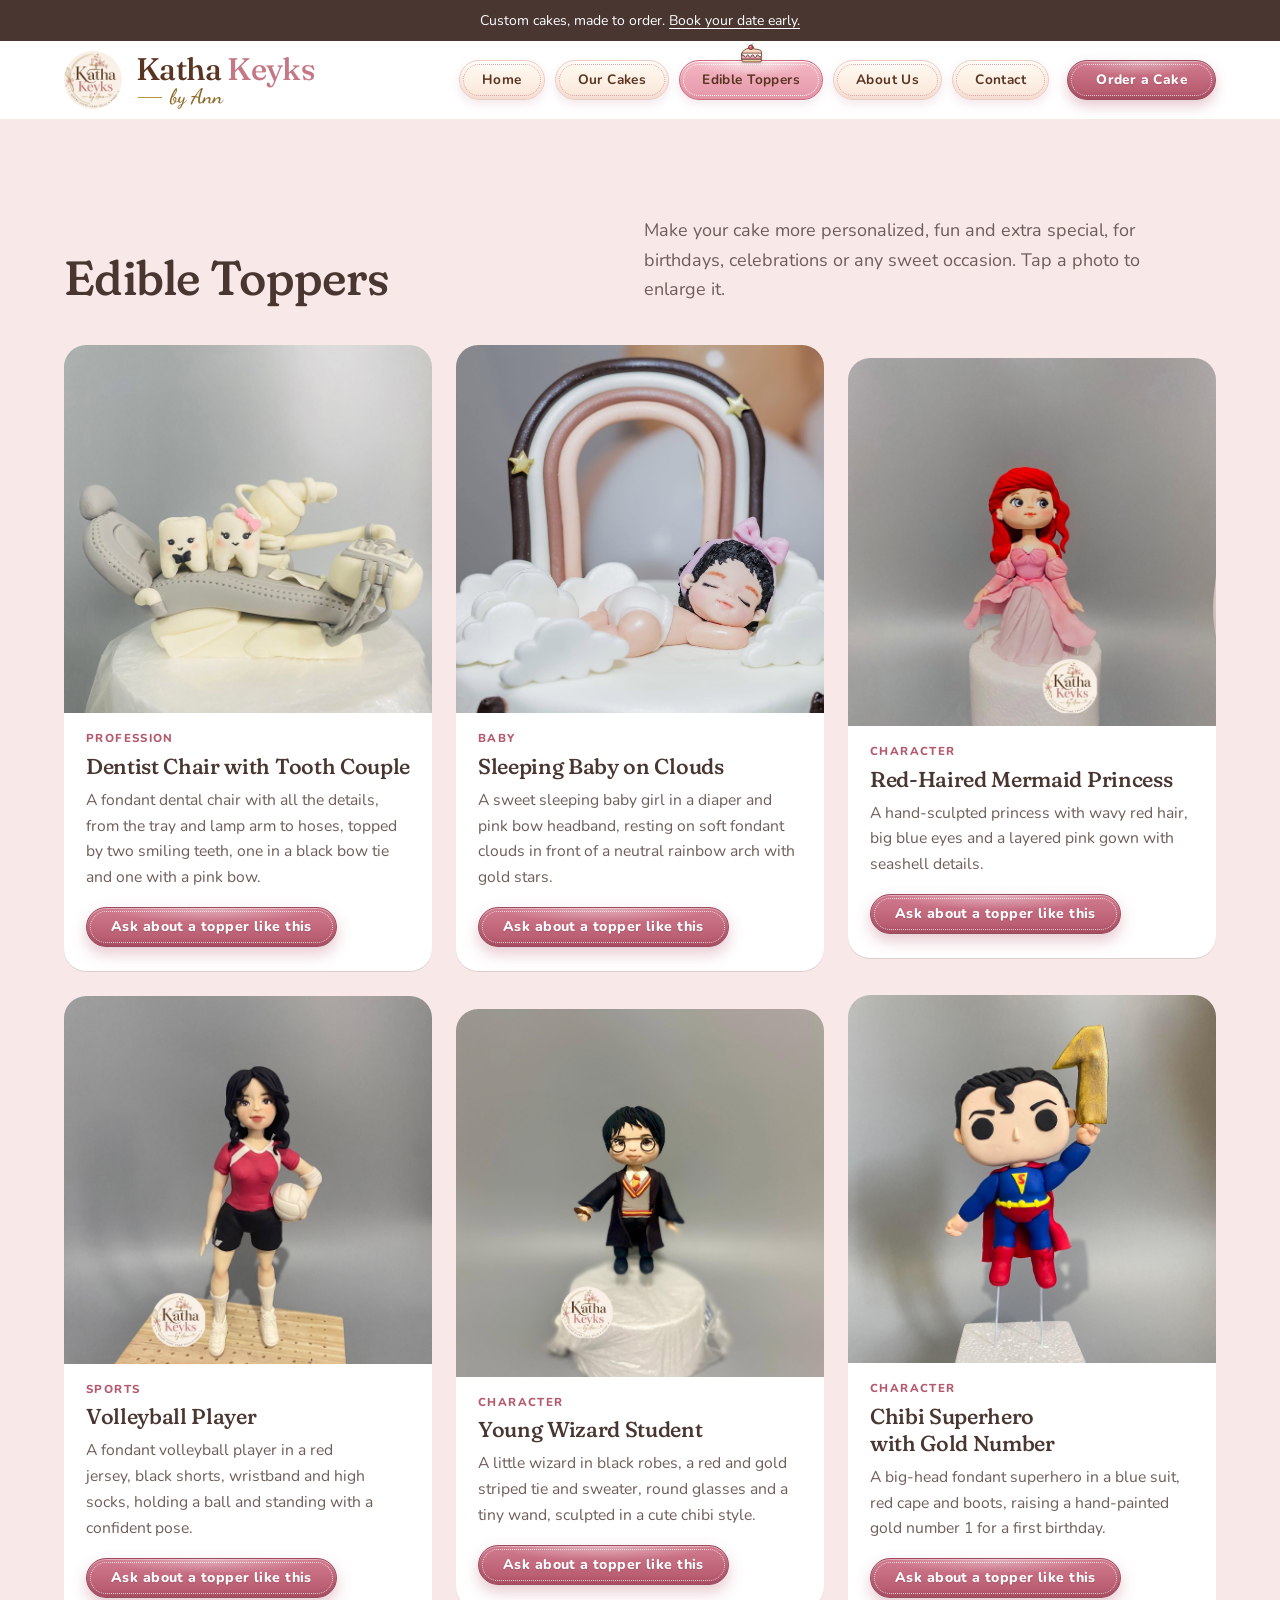
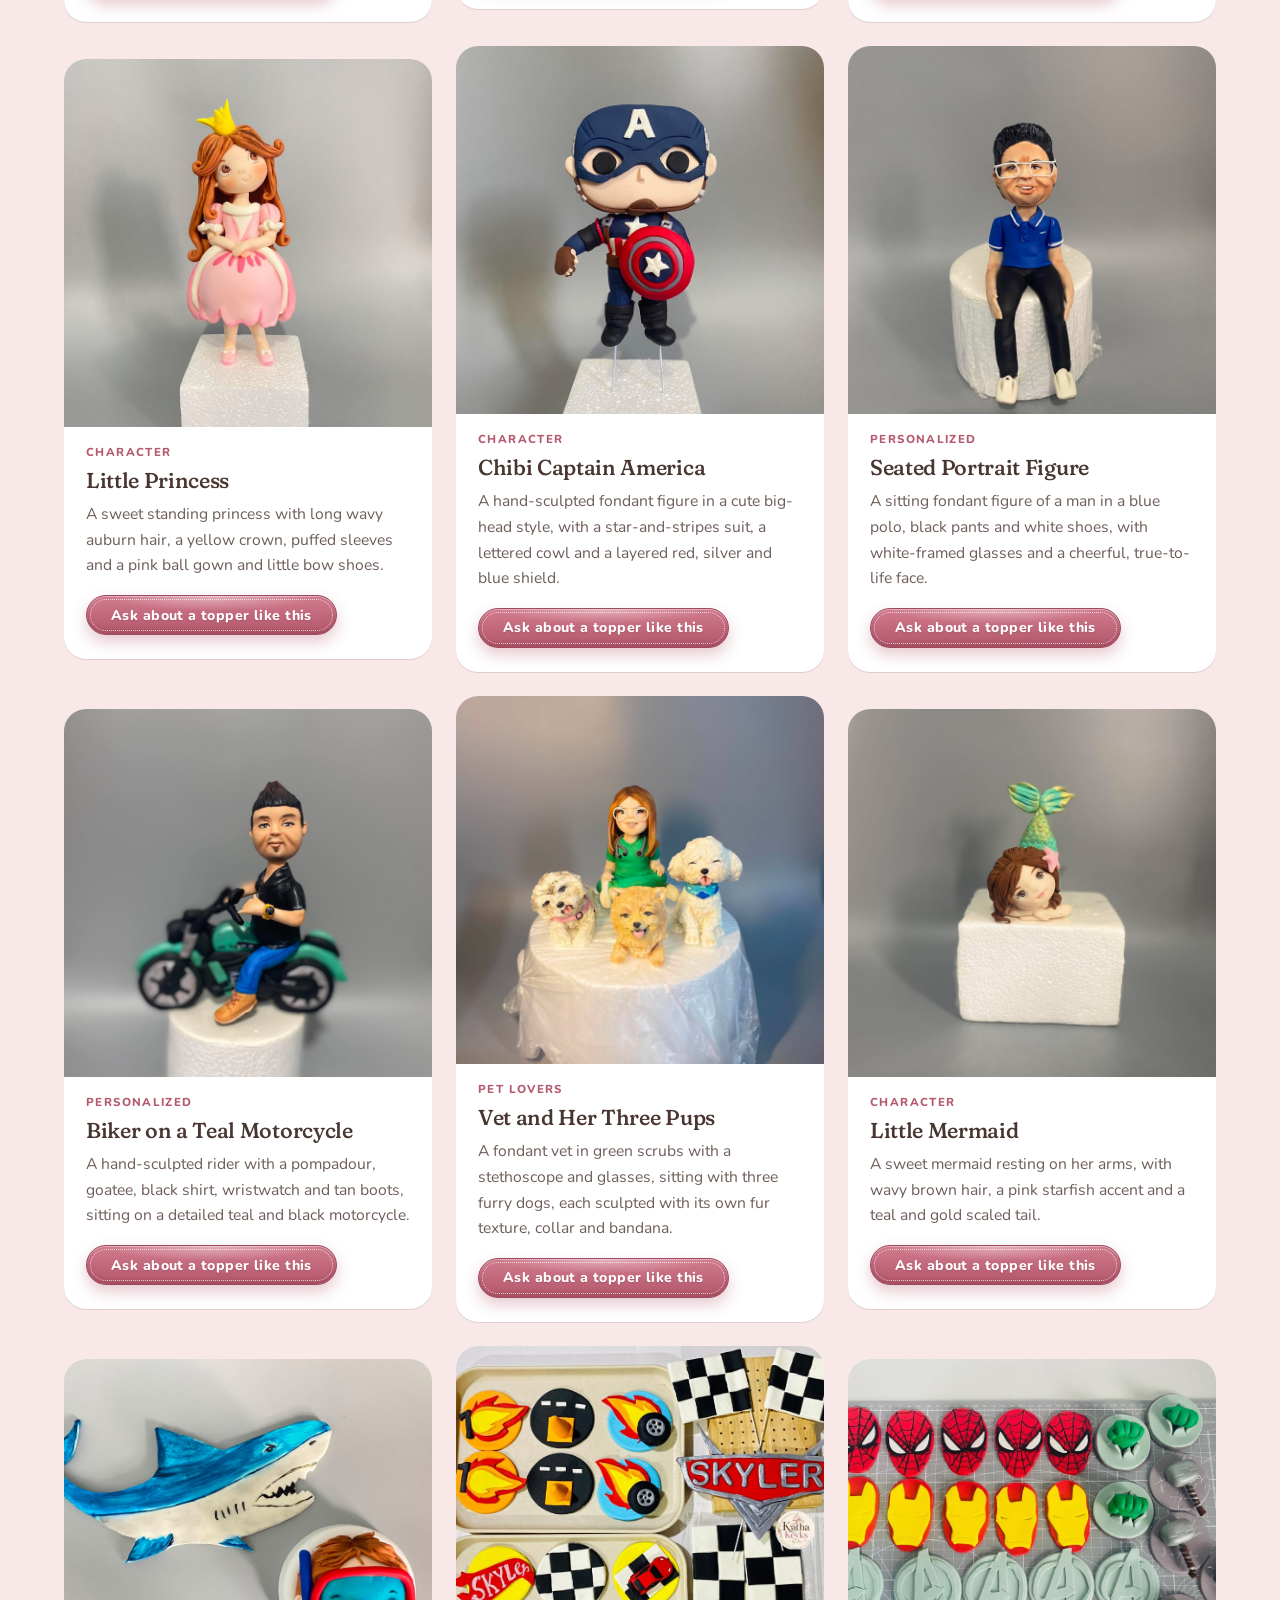
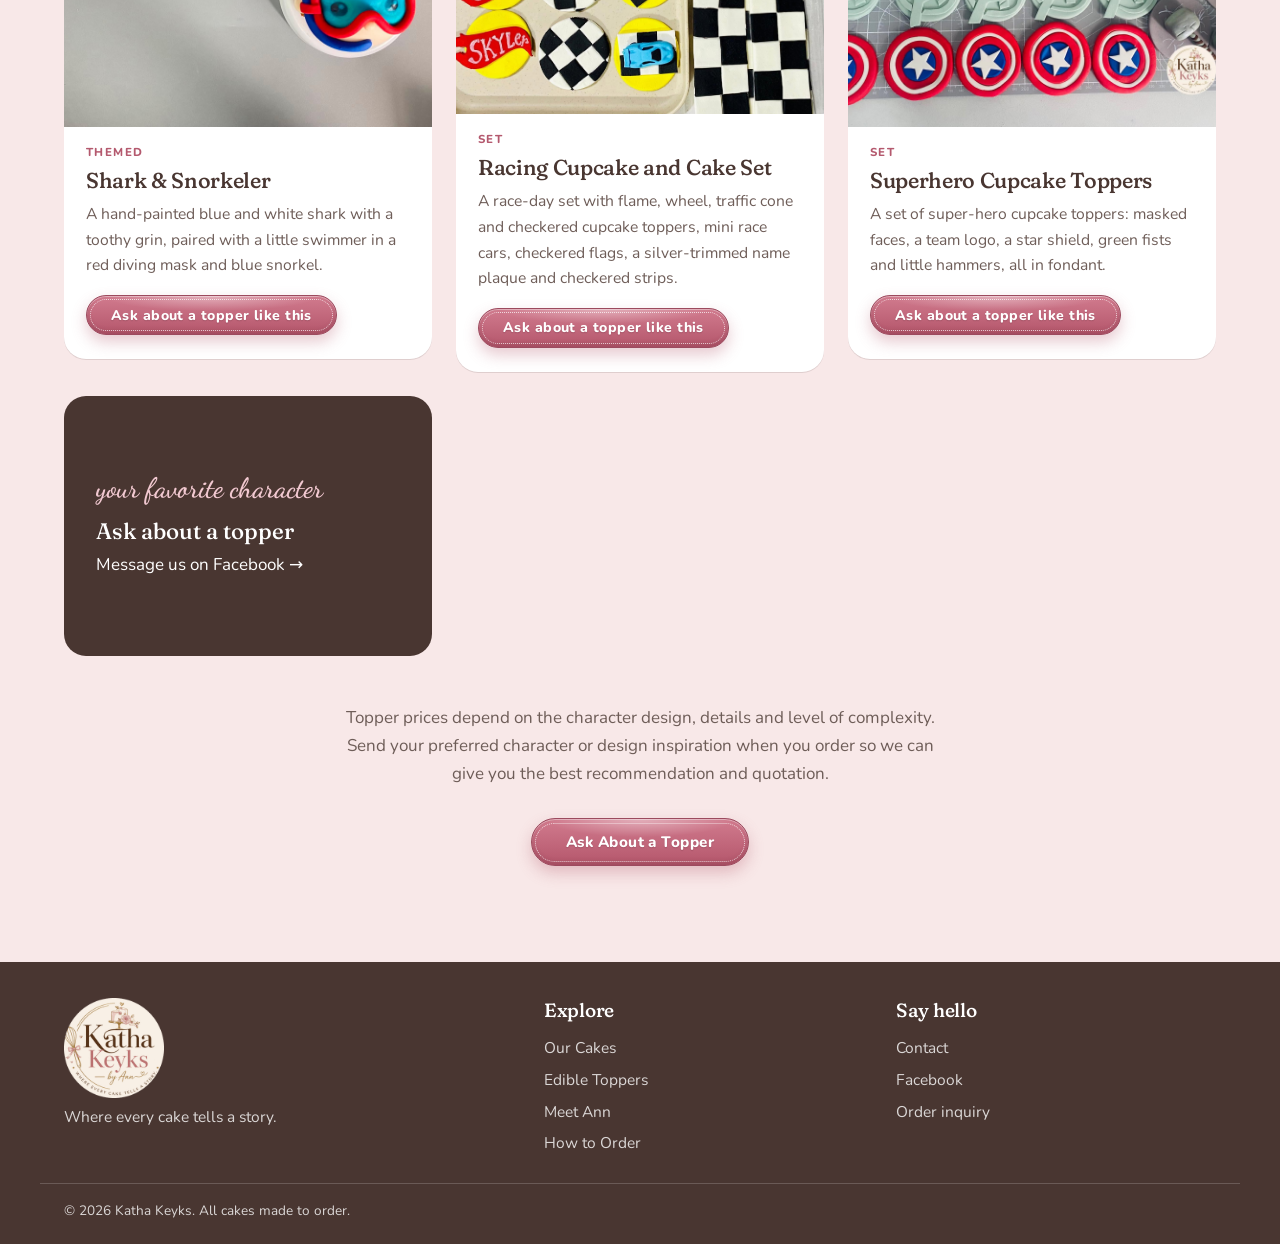
<file: toppers.html>
<!DOCTYPE html>
<html lang="en">
<head>
<meta charset="utf-8">
<meta name="viewport" content="width=device-width, initial-scale=1, viewport-fit=cover">
<title>Katha Keyks | Edible Toppers</title>
<meta name="description" content="Customized edible toppers from Katha Keyks: characters, figures and details to make your cake extra special.">
<meta property="og:title" content="Katha Keyks | Edible Toppers">
<meta property="og:description" content="Beautifully crafted cakes for life’s sweetest moments.">
<link rel="icon" type="image/png" href="images/favicon.png">
<link rel="apple-touch-icon" href="images/apple-touch-icon.png">
<link rel="preconnect" href="https://fonts.googleapis.com">
<link rel="preconnect" href="https://fonts.gstatic.com" crossorigin>
<link href="https://fonts.googleapis.com/css2?family=Dancing+Script:wght@600&family=Fraunces:ital,opsz,wght,SOFT@0,9..144,400..600,0..100;1,9..144,400,0..100&family=Nunito:wght@400;600;700;800&display=swap" rel="stylesheet">
<link rel="stylesheet" href="styles.css">
</head>
<body>
<div class="announce">Custom cakes, made to order. <a href="order.html">Book your date early.</a></div>
<header>
  <nav class="wrap nav" aria-label="Main">
    <a href="index.html" class="logo brand-link" aria-label="Katha Keyks home"><img src="images/logo.png" alt="" width="72" height="72"><span class="brand" aria-hidden="true"><span class="brand-name">Katha <b>Keyks</b></span><span class="brand-by">by Ann</span></span></a>
    <button class="burger" aria-expanded="false" aria-controls="menu" aria-label="Toggle menu"><span></span><span></span><span></span></button>
    <ul class="menu" id="menu"><li><a href="index.html">Home</a></li><li><a href="cakes.html">Our Cakes</a></li><li><a href="toppers.html" aria-current="page">Edible Toppers</a></li><li><a href="about.html">About Us</a></li><li><a href="contact.html">Contact</a></li><li><a class="btn btn-fill btn-sm" href="order.html">Order a Cake</a></li></ul>
  </nav>
</header>
<main>
<section class="gallery" id="toppers">
  <div class="wrap">
    <div class="head">
      <div><h2>Edible Toppers</h2>
      </div>
      <p class="lede" style="margin:0">Make your cake more personalized, fun and extra special, for birthdays, celebrations or any sweet occasion. Tap a photo to enlarge it.</p>
    </div>
    <div class="tp-grid" id="topper-grid"></div>
    <div class="tp-note">
      <p>Topper prices depend on the character design, details and level of complexity. Send your preferred character or design inspiration when you order so we can give you the best recommendation and quotation.</p>
      <div class="cta-row"><a class="btn btn-fill" href="https://www.facebook.com/cakeliciousph" target="_blank" rel="noopener">Ask About a Topper</a></div>
    </div>
  </div>
</section>
</main>
<footer>
  <div class="wrap foot">
    <div><a href="index.html" class="logo logo-full" aria-label="Katha Keyks home"><img src="images/logo.png" alt="Katha Keyks" width="100" height="100"></a><p>Where every cake tells a story.</p></div>
    <div><h3>Explore</h3><a href="cakes.html">Our Cakes</a><a href="toppers.html">Edible Toppers</a><a href="about.html">Meet Ann</a><a href="order.html">How to Order</a></div>
    <div><h3>Say hello</h3><a href="contact.html">Contact</a><a href="https://www.facebook.com/cakeliciousph" target="_blank" rel="noopener">Facebook</a><a href="https://www.facebook.com/cakeliciousph" target="_blank" rel="noopener">Order inquiry</a></div>
  </div>
  <div class="wrap copy">© <span id="yr"></span> Katha Keyks. All cakes made to order.</div>
</footer>
<dialog id="lb" class="lb-has-cap" aria-label="Topper photo"><button aria-label="Close">×</button><img alt=""><p class="lb-cap"></p></dialog>
<script src="main.js" defer></script>
</body>
</html>
</file>
<file: styles.css>
:root{
  /* Palette: Vanilla / Blush / Strawberry / Lavender / Cocoa */
  --cream:#FFF9F2;      /* main background */
  --blush:#F8E8E8;     /* alternate sections */
  --rose:#D78E9B;      /* strawberry pink: accents, underlines */
  --lav:#B9A5D3;       /* lavender: tiny decorative details */
  --cocoa:#493631;     /* headings, text, announcement bar, footer */
  --rose-warm:#C47785; /* hover and secondary accents */
  --white:#FFFFFF;     /* nav, cards, surfaces */
  --btn:#B4596E;       /* deeper strawberry so white button text passes contrast (4.5:1) */
  --btn-hover:#9C4A5E;
  --text-soft:#6E5D58;
  --line:rgba(73,54,49,.14);
  --serif:"Fraunces",Georgia,"Times New Roman",serif;
  --sans:"Nunito",system-ui,-apple-system,"Segoe UI",sans-serif;
  --script:"Dancing Script","Segoe Script",cursive;
  --r:22px; --wrap:1200px;
  box-sizing:border-box; padding-top:env(safe-area-inset-top,0px); padding-bottom:env(safe-area-inset-bottom,0px);
}
html{scroll-behavior:smooth;scroll-padding-top:84px}
*,*::before,*::after{box-sizing:border-box}
body{margin:0;background:var(--cream);color:var(--cocoa);font:400 1.0625rem/1.65 var(--sans);font-variation-settings:"SOFT" 100;-webkit-font-smoothing:antialiased;text-rendering:optimizeLegibility}
img{max-width:100%;display:block}
a{color:inherit}
::selection{background:var(--lav);color:var(--cocoa)}
:focus-visible{outline:2px solid var(--cocoa);outline-offset:3px;border-radius:6px}
.wrap{max-width:var(--wrap);margin:0 auto;padding:0 24px}
h1,h2,h3{font-family:var(--serif);font-weight:500;line-height:1.1;margin:0;letter-spacing:-.015em;text-wrap:balance}
h2{font-size:clamp(2rem,4vw,3rem)}
h3{font-size:1.35rem;line-height:1.25}
p{margin:0;text-wrap:pretty}
.script{display:block;font-family:var(--script);font-weight:600;font-size:1.75rem;color:var(--btn);line-height:1.1;margin-bottom:8px}
section{padding:96px 0}
.lede{color:var(--text-soft);font-size:1.125rem;max-width:52ch;margin-top:16px}

/* buttons */
.btn{display:inline-flex;align-items:center;justify-content:center;gap:8px;padding:13px 26px;border-radius:999px;font:700 .95rem/1.2 var(--sans);letter-spacing:.015em;text-decoration:none;border:1.5px solid var(--cocoa);cursor:pointer;transition:background .25s,color .25s,transform .25s,border-color .25s}
.btn-fill{background:var(--btn);border-color:var(--btn);color:var(--white)}
.btn-fill:hover{background:var(--btn-hover);border-color:var(--btn-hover);transform:translateY(-2px)}
.btn-line{background:transparent;color:var(--cocoa)}
.btn-line:hover{background:var(--cocoa);color:var(--cream);transform:translateY(-2px)}
.btn-sm{padding:9px 20px;font-size:.88rem}

/* nav */
.announce{background:var(--cocoa);color:var(--white);text-align:center;font-size:.875rem;padding:9px 16px;position:relative;z-index:21}
.announce a{text-decoration:underline;text-underline-offset:3px}
header{position:sticky;top:env(safe-area-inset-top,0px);z-index:20;background:#fff;border-bottom:1px solid var(--blush)}
body::before{content:"";position:fixed;inset:0 0 auto;height:env(safe-area-inset-top,0px);background:var(--white);z-index:30}
.nav{display:flex;align-items:center;justify-content:space-between;padding:10px 24px;gap:24px}
.logo{font-family:var(--serif);font-weight:600;font-size:2.2rem;letter-spacing:-.02em;text-decoration:none;line-height:1;color:var(--cocoa)}
.logo span{color:var(--rose-warm)}
.menu{display:flex;align-items:center;justify-content:center;gap:32px;list-style:none;margin:0;padding:0}
.menu a:not(.btn){text-decoration:none;font-weight:700;font-size:.8rem;letter-spacing:.12em;text-transform:uppercase;position:relative;transition:color .25s}
.menu a:not(.btn):hover{color:var(--rose-warm)}
.menu a:not(.btn)::after{content:"";position:absolute;left:0;right:0;bottom:-4px;height:1.5px;background:var(--rose);transform:scaleX(0);transition:transform .3s;transform-origin:left}
.menu a:not(.btn):hover::after{transform:scaleX(1)}
.burger{display:none;background:none;border:0;padding:8px;cursor:pointer;color:var(--cocoa)}
.burger span{display:block;width:24px;height:2px;background:currentColor;margin:5px 0;transition:transform .3s,opacity .3s}
.burger[aria-expanded=true] span:nth-child(1){transform:translateY(7px) rotate(45deg)}
.burger[aria-expanded=true] span:nth-child(2){opacity:0}
.burger[aria-expanded=true] span:nth-child(3){transform:translateY(-7px) rotate(-45deg)}

/* photo slots */
.ph{position:relative;overflow:hidden;border-radius:var(--r);background:var(--blush);margin:0}
.ph img{width:100%;height:100%;object-fit:cover;transition:transform .9s cubic-bezier(.2,.7,.2,1)}
.ph:hover img{transform:scale(1.04)}
.ph.empty{display:grid;place-items:center;text-align:center;padding:20px;background:var(--blush);color:var(--text-soft);border:1px dashed var(--rose);font-size:.85rem}
.ph.empty b{display:block;font:400 1.1rem var(--serif);color:var(--cocoa);margin-bottom:4px}

/* hero */
.hero{padding:44px 0 72px}
.hero-stack{display:grid;grid-template-columns:1.1fr .9fr;align-items:center;gap:72px}
.hero-kicker{font-weight:800;font-size:.8rem;letter-spacing:.16em;text-transform:uppercase;color:var(--btn);margin-bottom:16px}
.hero h1{font-size:clamp(2.4rem,5.2vw,4.2rem);line-height:1.05;margin:0 0 20px;max-width:15ch}
.hero .lede{margin:0;font-size:1.15rem}
.cta-row{display:flex;flex-wrap:wrap;gap:14px;margin-top:30px;justify-content:center}
.hero .cta-row{justify-content:flex-start}
.hero-art{position:relative;width:min(100%,440px);justify-self:center}
.hero-main{aspect-ratio:3/4}
.hero-sub{position:absolute;left:-56px;bottom:40px;width:40%;aspect-ratio:1;border:6px solid var(--cream);border-radius:var(--r)}

/* flavors + toppers */
.flavors{padding-bottom:0}
.head{display:flex;justify-content:space-between;align-items:flex-end;gap:24px;flex-wrap:wrap;margin-bottom:40px}
.fl-grid{display:grid;grid-template-columns:1fr 1fr;gap:24px}
.fl-card{background:var(--white);border-radius:var(--r);padding:32px}
.fl-card ul{list-style:none;margin:16px 0 0;padding:0}
.fl-card li{padding:11px 0;border-top:1px solid var(--line)}
.tag{display:inline-block;margin-left:8px;padding:2px 10px;border-radius:999px;background:var(--lav);color:var(--cocoa);font-size:.78rem;font-weight:700;vertical-align:middle}
.tp-grid{display:grid;grid-template-columns:1fr 1.2fr;gap:56px;align-items:center}
.tp-grid p+p{margin-top:14px}
.tp-photo{aspect-ratio:auto}
.tp-photo img{height:auto}
@media (max-width:960px){.fl-grid,.tp-grid{grid-template-columns:1fr}.rm-grid{grid-template-columns:repeat(2,1fr)}}
@media (max-width:560px){.rm-grid{grid-template-columns:1fr}.fl-card{padding:24px}}

/* gallery (bento) */
.gallery{background:var(--blush)}
.bento{display:grid;grid-template-columns:repeat(4,1fr);grid-auto-rows:176px;grid-auto-flow:dense;gap:16px}
.bento>*{min-width:0;min-height:0}
.bento .ph{cursor:zoom-in;display:block;width:100%;height:100%;border:0;padding:0}
.bento>:nth-child(1){grid-column:span 2;grid-row:span 3}
.bento>:nth-child(2){grid-column:span 2;grid-row:span 2}
.bento>:nth-child(3){grid-column:span 2;grid-row:span 1}
.bento>:nth-child(6){grid-column:span 2;grid-row:span 2}
.bento>:nth-child(4),.bento>:nth-child(5),.bento>:nth-child(n+7){grid-row:span 2}
.bento-cta{display:flex;flex-direction:column;justify-content:center;align-items:flex-start;gap:6px;padding:0 32px;border-radius:var(--r);background:var(--cocoa);color:var(--white);text-decoration:none;transition:background .25s,transform .25s}
.bento-cta:hover{background:#5B4640;transform:translateY(-2px)}
.bento-cta .script{color:#F2C9D1}
.bento-cta strong{font:500 1.4rem/1.2 var(--serif)}
@media (max-width:960px){.bento{grid-auto-rows:136px}}
@media (max-width:560px){.bento{grid-template-columns:repeat(2,1fr);grid-auto-rows:108px;gap:12px}.bento-cta{padding:0 20px}.bento-cta strong{font-size:1.1rem}}

/* about */
.about-grid{display:grid;grid-template-columns:1fr 1fr;gap:72px;align-items:center}
.about-photo{position:relative;width:100%;max-width:520px;justify-self:center}
.about-photo .ph{aspect-ratio:3/4}
.aw-title{margin:30px 0 4px;font-size:1.15rem}
.awards{list-style:none;margin:0;padding:0}
.awards li{padding:14px 0;border-top:1px solid var(--line);font-size:.97rem;color:var(--text-soft)}
.awards strong{display:block;color:var(--cocoa);font-weight:700}
.awards a{text-decoration:underline;text-underline-offset:3px}
.awards a:hover{color:var(--rose-warm)}
.about p+p{margin-top:16px}
.about .lede{max-width:none}

/* why (alternate blush band) */
.why{background:var(--blush);padding:72px 0 80px}
.why-h{text-align:center;margin-bottom:40px}
.why-grid{display:grid;grid-template-columns:repeat(3,1fr);gap:0;border-top:1px solid var(--line);text-align:center}
.why-item{padding:32px 28px 8px}
.why-item+.why-item{border-left:1px solid var(--line)}
.why-item p{color:var(--text-soft);font-size:1rem;margin-top:8px}

/* order */
.order{background:var(--blush);color:var(--cocoa)}
.order h2{max-width:14ch}
.steps{list-style:none;margin:48px 0 40px;padding:0;display:grid;grid-template-columns:repeat(4,1fr);gap:28px;counter-reset:s}
.steps li{counter-increment:s;border-top:1px solid rgba(73,54,49,.35);padding-top:18px;font-size:1.05rem}
.steps li::before{content:counter(s);display:block;font:500 2.2rem/1 var(--serif);color:var(--btn);margin-bottom:6px}
.remind{margin:0 0 40px;padding-top:36px;border-top:1px solid rgba(73,54,49,.35)}
.remind h3{margin-bottom:24px}
.rm-grid{display:grid;grid-template-columns:repeat(3,1fr);gap:16px}
.rm-grid>div{background:var(--white);border-radius:16px;padding:22px}
.rm-grid h4{margin:0 0 8px;font:800 1.02rem/1.3 var(--sans);color:var(--btn)}
.rm-grid p{font-size:.97rem;color:var(--text-soft)}

/* contact */
.contact-box{background:var(--white);border-radius:calc(var(--r) + 10px);padding:56px;display:grid;grid-template-columns:1.1fr 1fr;gap:48px;align-items:center}
.links{display:flex;flex-direction:column;gap:12px}
.links a{display:flex;justify-content:space-between;align-items:center;padding:16px 20px;border:1px solid var(--line);border-radius:14px;text-decoration:none;font-weight:600;transition:border-color .25s,background .25s}
.links a:hover{border-color:var(--rose);background:var(--blush)}
.links small{font-weight:400;color:var(--text-soft)}

/* footer */
footer{background:var(--cocoa);padding:36px 0 22px;font-size:.97rem;color:rgba(255,255,255,.8)}
.foot{display:grid;grid-template-columns:1.4fr 1fr 1fr;gap:32px}
.foot h3{font-size:1.2rem;color:var(--white);margin-bottom:10px}
.foot .logo{color:var(--white)}
.foot .logo span{color:#F2C9D1}
.foot a:not(.logo){display:block;text-decoration:none;padding:3px 0}
.foot a:not(.logo):hover{color:var(--white);text-decoration:underline}
.foot p{margin-top:10px}
footer :focus-visible{outline-color:var(--white)}
.copy{margin-top:24px;padding-top:16px;border-top:1px solid rgba(255,255,255,.18);font-size:.85rem}
@media (max-width:700px){.foot{grid-template-columns:1fr}}

/* lightbox */
dialog{border:0;background:transparent;padding:0;max-width:92vw;max-height:92vh;overflow:visible}
dialog::backdrop{background:rgba(73,54,49,.85)}
dialog img{max-height:86vh;max-width:92vw;border-radius:14px;object-fit:contain}
#lb>button{position:absolute;top:-44px;right:0;background:var(--cream);border:0;border-radius:999px;width:36px;height:36px;font-size:1.2rem;cursor:pointer;color:var(--cocoa)}

/* one entrance moment: hero */
@keyframes rise{from{opacity:0;transform:translateY(18px)}to{opacity:1;transform:none}}
.hero-copy>*{animation:rise .9s both}
.hero-copy>*:nth-child(2){animation-delay:.1s}.hero-copy>*:nth-child(3){animation-delay:.2s}.hero-copy>*:nth-child(4){animation-delay:.3s}
.hero-art{animation:rise 1.1s .15s both}
@media (prefers-reduced-motion:reduce){*{animation:none!important;transition:none!important;scroll-behavior:auto!important}}

/* responsive */
@media (max-width:960px){
  .nav{flex-direction:row;justify-content:space-between;padding:0 24px;height:68px}
  .logo{font-size:1.5rem}
  .why-grid{grid-template-columns:1fr}.why-item,.why-item+.why-item{border-left:0;padding:24px 0 8px}.why-item+.why-item{border-top:1px solid var(--line)}
  section{padding:72px 0}
  .why{padding:56px 0 64px}
  .about-grid,.contact-box{grid-template-columns:1fr}
  .hero-stack{grid-template-columns:1fr;gap:56px;text-align:center}
  .hero h1{margin:0 auto 18px;max-width:18ch}
  .hero .lede{margin:0 auto}
  .hero .cta-row{justify-content:center}
  .hero-art{width:min(100%,380px)}
  .hero-sub{left:-14px;bottom:-20px;width:38%}
  .steps{grid-template-columns:repeat(2,1fr)}
  .contact-box{padding:36px 24px}
  .burger{display:block}
  .menu{position:absolute;top:68px;left:0;right:0;flex-direction:column;align-items:stretch;gap:0;background:var(--white);padding:8px 24px 24px;border-bottom:1px solid var(--blush);display:none}
  .menu.open{display:flex}
  .menu li{padding:12px 0;border-bottom:1px solid var(--line)}
  .menu li:last-child{border:0;padding-top:20px}
}
@media (max-width:560px){
  .wrap{padding:0 18px}
  .why-grid,.steps{grid-template-columns:1fr}
  .why-item,.why-item+.why-item{padding:24px 0 8px;border-left:0}
  .why-item+.why-item{border-top:1px solid var(--line)}
  .hero-art{width:min(86%,340px)}
  .hero-sub{width:40%;left:-10px;bottom:-18px}
}

/* happy clients */
.clients-grid{display:grid;grid-template-columns:repeat(3,1fr);gap:24px;align-items:start}
.client{background:var(--white);border-radius:var(--r);padding:12px 12px 22px}
.client-ph{margin:0;border-radius:14px;overflow:hidden;background:var(--blush)}
.client-ph img{width:100%;height:auto}
.client-body{padding:18px 10px 0}
.client blockquote{margin:0 0 12px;font:500 1.2rem/1.45 var(--serif)}
.client-cap{color:var(--text-soft);font-size:.97rem}
.client-name{margin-top:6px;font-weight:700;font-size:.88rem;letter-spacing:.04em}
.client-link{display:inline-block;margin-top:10px;font-weight:700;font-size:.92rem;color:var(--btn);text-underline-offset:3px}
.client-link:hover{color:var(--btn-hover)}
.client-cta{display:flex;flex-direction:column;justify-content:center;align-items:flex-start;gap:12px;background:var(--blush);padding:36px 32px;min-height:300px;align-self:stretch;text-decoration:none}
.client-cta p{color:var(--text-soft);font-size:1rem}
@media (max-width:960px){.clients-grid{grid-template-columns:repeat(2,1fr)}}
@media (max-width:560px){.clients-grid{grid-template-columns:1fr}.client-cta{min-height:0}}

.menu a[aria-current=page]:not(.btn)::after{transform:scaleX(1)}

/* edible toppers note under bento */
.tp-note{max-width:62ch;margin:48px auto 0;text-align:center;color:var(--text-soft)}
.bento .ph.empty{cursor:default}

/* contact (dark, map + info) */
.cx{--maroon:#4A1D2A;background:var(--maroon);color:var(--white);padding:88px 0}
.cx-grid{display:grid;grid-template-columns:1fr 1.05fr;gap:64px;align-items:center}
.cx-map{border-radius:var(--r);overflow:hidden;aspect-ratio:1;max-height:520px;width:100%;background:var(--blush)}
.cx-map iframe{width:100%;height:100%;border:0;display:block}
.cx h2{color:var(--white);font-size:clamp(2.2rem,4.4vw,3.4rem);max-width:13ch;margin-bottom:40px}
.cx-info{display:grid;grid-template-columns:1fr 1fr;gap:34px 28px}
.cx-item h3{display:flex;align-items:center;gap:10px;margin:0 0 8px;font:600 1.8rem/1 var(--script);letter-spacing:0;color:#F2C9D1}
.cx-item h3 svg{width:22px;height:22px;flex:none;fill:none;stroke:#F2C9D1;stroke-width:1.6;stroke-linecap:round;stroke-linejoin:round}
.cx-item p,.cx-item p a{font-size:1rem;color:rgba(255,255,255,.85);text-decoration:none}
.cx-item p a:hover{color:var(--white);text-decoration:underline}
.cx-social{display:flex;gap:12px;margin-top:4px}
.cx-social a{width:40px;height:40px;border-radius:50%;border:1.5px solid #F2C9D1;display:grid;place-items:center;transition:background .25s}
.cx-social a:hover{background:rgba(255,255,255,.14)}
.cx-social svg{width:18px;height:18px;fill:#F2C9D1}
.cx .cta-row{justify-content:flex-start;margin-top:40px}
.cx :focus-visible{outline-color:var(--white)}
@media (max-width:960px){.cx{padding:64px 0}.cx-grid{grid-template-columns:1fr;gap:40px}.cx-map{aspect-ratio:4/3;max-height:none}}
@media (max-width:560px){.cx-info{grid-template-columns:1fr}}

/* small-screen type */
@media (max-width:560px){
  body{font-size:1rem}
  .script{font-size:1.55rem}
  .lede,.hero .lede{font-size:1.05rem}
  .hero h1{font-size:2.4rem}
}

/* hero: falling sprinkles + floating photos */
.hero{position:relative;overflow:clip}
.hero>.wrap{position:relative;z-index:1}
.sprinkles{position:absolute;inset:0;z-index:0;pointer-events:none}
.sprinkles span{position:absolute;top:-24px;opacity:0;border-radius:4px;animation:sprinkle linear infinite}
.sprinkles .dot{width:11px;height:11px;border-radius:50%}
.sprinkles .bar{width:6px;height:20px;border-radius:3px}
@keyframes sprinkle{
  0%{opacity:0;transform:translate3d(0,0,0) rotate(0)}
  10%{opacity:.95}
  85%{opacity:.95}
  100%{opacity:0;transform:translate3d(var(--dx),var(--fall),0) rotate(var(--rot))}
}
@keyframes float{from{transform:translateY(0)}to{transform:translateY(-12px)}}
.hero-main{transition:rotate .6s cubic-bezier(.2,.7,.2,1)}
.hero-sub{transition:rotate .6s cubic-bezier(.2,.7,.2,1)}
.hero-main:hover{rotate:-1.5deg}
.hero-sub:hover{rotate:2.5deg}
@media (prefers-reduced-motion:reduce){.sprinkles{display:none}}

/* logo image (header + footer) */
.logo img{width:auto;height:64px}
.logo-full{display:block;width:fit-content}
.foot .logo img{width:100px;height:100px}
.foot .logo-full+p{margin-top:6px}
@media (max-width:960px){.logo img{height:52px}}

/* edible topper cards (photo, description, CTA) */
.tp-grid{display:grid;grid-template-columns:repeat(3,1fr);gap:24px}
.tp-card{display:flex;flex-direction:column;background:var(--white);border-radius:var(--r);overflow:hidden;box-shadow:0 1px 0 var(--line)}
.tp-card .tp-ph{width:100%;aspect-ratio:1;border:0;padding:0;border-radius:0;cursor:zoom-in;display:block}
.tp-card .tp-ph.empty{cursor:default}
.tp-body{display:flex;flex-direction:column;align-items:flex-start;gap:8px;padding:20px 22px 24px;flex:1}
.tp-tag{font:800 .72rem/1 var(--sans);letter-spacing:.12em;text-transform:uppercase;color:var(--btn)}
.tp-body p{color:var(--text-soft);font-size:.98rem;flex:1}
.tp-btn{margin-top:8px}
.tp-cta{min-height:260px;padding:32px;align-self:stretch}
dialog.lb-has-cap img{max-height:74vh}
dialog .lb-cap{position:absolute;left:0;right:0;top:100%;margin-top:12px;color:var(--cream);text-align:center;font-size:.95rem;line-height:1.5}
@media (max-width:960px){.tp-grid{grid-template-columns:repeat(2,1fr);gap:18px}}
@media (max-width:560px){.tp-grid{grid-template-columns:1fr}.tp-cta{min-height:0;padding:28px 24px}}


/* our cakes cards (cakes.html) */
.cake-grid,#cake-grid{display:grid;grid-template-columns:repeat(3,1fr);gap:24px}
.cake-card{display:flex;flex-direction:column;background:var(--white);border-radius:var(--r);overflow:hidden;box-shadow:0 1px 0 var(--line)}
.cake-card .cake-ph{width:100%;aspect-ratio:4/5;border:0;padding:0;border-radius:0;cursor:zoom-in;display:block}
.cake-card .cake-ph.empty{cursor:default}
.cake-body{display:flex;flex-direction:column;align-items:flex-start;gap:8px;padding:20px 22px 24px;flex:1}
.cake-tag{font:800 .72rem/1 var(--sans);letter-spacing:.12em;text-transform:uppercase;color:var(--btn)}
.cake-body p{color:var(--text-soft);font-size:.98rem;flex:1}
.cake-btn{margin-top:8px}
.cake-cta{min-height:260px;padding:32px;align-self:stretch}
@media (max-width:960px){.cake-grid,#cake-grid{grid-template-columns:repeat(2,1fr);gap:18px}}
@media (max-width:560px){.cake-grid,#cake-grid{grid-template-columns:1fr}.cake-cta{min-height:0;padding:28px 24px}}

/* header brand: logo + stylized wordmark */
.brand-link{display:flex;align-items:center;gap:14px;flex:none}
.logo.brand-link img{height:58px}
.brand-link .brand{display:flex;flex-direction:column;gap:3px}
.brand-link .brand-name{font:500 1.95rem/1 var(--serif);letter-spacing:-.02em;color:#5A3522}
.brand-link .brand-name b{font-weight:500;color:var(--rose-warm)}
.brand-link .brand-by{display:flex;align-items:center;gap:8px;font:600 1.3rem/1 var(--script);letter-spacing:0;color:#8F6B2A;padding-left:2px}
.brand-link .brand-by::before{content:"";width:24px;height:1px;background:#B8923F}
@media (min-width:961px) and (max-width:1120px){.menu{gap:20px}.brand-link .brand-name{font-size:1.65rem}}
@media (max-width:960px){.logo.brand-link img{height:48px}.brand-link{gap:10px}.brand-link .brand-name{font-size:1.45rem}.brand-link .brand-by{font-size:1.1rem}.brand-link .brand-by::before{width:16px}}
@media (max-width:380px){.brand-link .brand-by{display:none}.brand-link .brand-name{font-size:1.3rem}}

/* about photo: caption badge */
.ph-badge{position:absolute;right:14px;bottom:14px;max-width:calc(100% - 28px);margin:0;padding:8px 16px;border-radius:999px;background:rgba(255,249,242,.95);border:1px solid var(--line);box-shadow:0 6px 18px rgba(73,54,49,.18);font:700 .82rem/1.25 var(--sans);color:var(--cocoa)}
@media (max-width:960px){.about-photo{max-width:420px;margin:0 auto}}


/* =========================================================
   ABOUT PAGE: one-screen spread (photo + story + awards)
   ========================================================= */
:root{--gold:#B8923F;--gold-deep:#8F6B2A;--champagne:#F3E3BF;--champagne-soft:#FBF3E2}

.ab{position:relative;padding:56px 0 64px;overflow:clip;background:
  radial-gradient(55% 60% at 4% 0%,rgba(248,232,232,.95),transparent 70%),
  radial-gradient(40% 40% at 100% 100%,rgba(243,227,191,.45),transparent 70%),var(--cream)}
.ab-grid{display:grid;grid-template-columns:minmax(0,.95fr) minmax(0,1.05fr);gap:72px;align-items:stretch}

/* photo: original file, uncropped (frame is exactly 3:4) */
.ab-photo{position:relative;width:100%;max-width:470px;justify-self:center;align-self:center;margin:0;animation:rise 1s both}
.ab-frame{position:relative;z-index:1;padding:12px 12px 0;background:var(--white);border-radius:28px;
  box-shadow:0 30px 60px -22px rgba(73,54,49,.4),0 8px 16px -8px rgba(73,54,49,.18)}
.ab-frame img{display:block;width:100%;height:auto;aspect-ratio:3/4;object-fit:cover;border-radius:18px}
.ab-frame figcaption{padding:11px 8px 13px;text-align:center;font:600 .88rem/1.35 var(--sans);color:var(--text-soft)}

/* copy column */
.ab-copy{display:flex;flex-direction:column;justify-content:center}
.ab-script{display:block;font:600 clamp(1.7rem,2.6vw,2.15rem)/1.1 var(--script);color:var(--gold-deep);margin:0 0 8px}
.ab-copy h2{font-size:clamp(2.1rem,3.9vw,3.2rem);line-height:1.05;letter-spacing:-.02em;max-width:16ch}
.ab-copy .lede{font:400 1.14rem/1.5 var(--serif);color:var(--cocoa);max-width:50ch;margin:16px 0 0}
.ab-story{margin-top:14px;display:grid;gap:10px;color:var(--text-soft);font-size:1rem;line-height:1.6;max-width:58ch}
.ab-story strong{color:var(--cocoa)}

/* awards: three plaques, gold one leads */
.ab-awards{list-style:none;margin:26px 0 0;padding:0;display:grid;grid-template-columns:1.25fr 1fr 1fr;gap:12px}
.ab-awards li{position:relative;display:flex;flex-direction:column;gap:3px;padding:14px 15px 15px;background:var(--white);border:1px solid rgba(184,146,63,.4);border-radius:16px;font-size:.86rem;line-height:1.35;color:var(--text-soft)}
.ab-awards .yr{font:500 1.9rem/1 var(--serif);letter-spacing:-.03em;color:var(--gold-deep);margin-bottom:4px}
.ab-awards strong{font:600 .98rem/1.25 var(--serif);color:var(--cocoa)}
.ab-awards em{font-style:normal;font-weight:700;color:var(--cocoa)}
.ab-awards a{text-decoration:underline;text-decoration-color:var(--gold);text-underline-offset:3px}
.ab-awards a:hover{color:var(--rose-warm)}
.ab-awards .gold{background:linear-gradient(155deg,#FCF3DC,#F1DCAC);border-color:var(--gold);box-shadow:0 14px 30px -18px rgba(143,107,42,.6)}
.ab-awards .gold .yr{font-size:2.3rem}
.ab-awards .gold strong{font-size:1.1rem}
.ab-medal{position:absolute;top:12px;right:12px;width:26px;height:34px;color:var(--gold)}
.ab-awards .gold .ab-medal{width:32px;height:42px}
.ab-awards .silver .ab-medal{color:#9A8F8A}

.ab-sign{display:flex;align-items:center;gap:14px;margin:22px 0 0}
.ab-sign::before{content:"";width:40px;height:1.5px;background:var(--gold)}
.ab-sign span{font:600 2.1rem/1 var(--script);color:var(--gold-deep)}

/* tighten the band that follows so the page stays short */
.ab+.why{padding:44px 0 52px}
.ab+.why .why-h{margin-bottom:24px}
.ab+.why .why-item{padding-top:20px}

@media (max-width:960px){
  .ab{padding:48px 0 56px}
  .ab-grid{gap:48px}
  .ab-awards{grid-template-columns:1fr 1fr}
  .ab-awards .gold{grid-column:1/-1}
}
@media (max-width:860px){
  .ab-grid{grid-template-columns:1fr;gap:44px}
  .ab-photo{max-width:360px;margin-right:auto;margin-left:auto}
  .ab-copy h2{max-width:none}
}
/* phones: awards become a swipeable row so the page doesn't grow long */
@media (max-width:560px){
  .ab{padding:36px 0 44px}
  .ab-photo{max-width:calc(100% - 14px);margin-left:0}
  .ab-awards{display:flex;gap:10px;overflow-x:auto;scroll-snap-type:x mandatory;margin:22px -18px 0;padding:2px 18px 10px;-webkit-overflow-scrolling:touch;scrollbar-width:none}
  .ab-awards::-webkit-scrollbar{display:none}
  .ab-awards li{flex:0 0 78%;scroll-snap-align:start}
  .ab-awards .gold{flex-basis:84%}
  .ab+.why{padding:36px 0 40px}
}

/* ===== Katha Keyks navigation + buttons (shared by every page, cached) ===== */
/* ===== Katha Keyks navigation: soft glazed pills with a fine piped-pearl edge ===== */
@property --c1{syntax:'<color>';inherits:false;initial-value:#FFFAF1}
@property --c2{syntax:'<color>';inherits:false;initial-value:#FAE6D8}
header{--np-choc:#5A3522;--np-cream:#FFFBF5;--np-edge:#EBCFCB;--np-rose:#B4596E}
header .nav{position:relative}
header .menu{gap:10px;justify-content:flex-end}
header .menu li{margin:0}

/* one shape for every item */
header .menu a:not(.btn),header .menu a.btn{
  --c1:#FFFAF1;--c2:#FAE6D8;--edge:#E9CDC4;--bead:rgba(212,130,148,.7);
  position:relative;display:inline-flex;align-items:center;justify-content:center;box-sizing:border-box;
  height:40px;padding:0 22px;border-radius:999px;
  font:700 .85rem/1 var(--sans);letter-spacing:.03em;text-transform:none;white-space:nowrap;text-decoration:none;
  color:var(--np-choc);border:1px solid var(--edge);
  background:
    radial-gradient(ellipse 60% 100% at 50% 0,rgba(255,255,255,.7),rgba(255,255,255,0) 72%) 0 0/100% 55% no-repeat,
    linear-gradient(180deg,var(--c1),var(--c2));
  box-shadow:inset 0 1px 0 rgba(255,255,255,.85),inset 0 -2px 4px rgba(180,89,110,.1),0 4px 10px rgba(180,89,110,.14);
  transition:transform .3s cubic-bezier(.22,.8,.3,1),--c1 .3s ease,--c2 .3s ease,border-color .3s ease,box-shadow .3s ease}
header .menu a:not(.btn)::after,header .menu a.btn::after{content:none;display:none}

/* fine piped-pearl line just inside the edge */
header .menu a:not(.btn)::before,header .menu a.btn::before{
  content:"";display:block;position:absolute;inset:3px;border-radius:999px;pointer-events:none;
  border:1.5px dotted var(--bead);transition:border-color .3s ease}

header .menu a:not(.btn):hover,header .menu a:not(.btn):focus-visible{
  --c1:#FBD9DE;--c2:#EFB2BF;--edge:#DB93A3;--bead:rgba(180,89,110,.75);transform:translateY(-2px);
  box-shadow:inset 0 1px 0 rgba(255,255,255,.8),inset 0 -2px 4px rgba(180,89,110,.14),0 9px 15px rgba(196,119,133,.28)}
header .menu a:not(.btn):focus-visible,header .menu a.btn:focus-visible{outline:2px solid var(--np-rose);outline-offset:3px}

/* active page: richer strawberry glaze, white pearls */
header .menu a[aria-current="page"]:not(.btn){--c1:#F4B6C2;--c2:#E598AA;--edge:#CC6B80;--bead:rgba(255,255,255,.95)}

/* primary CTA: glossy dusty rose */
header .menu a.btn{
  --c1:#D17B8E;--c2:#B4566B;--edge:#9C4A5E;--bead:rgba(255,255,255,.7);
  margin-left:8px;padding:0 28px;color:#fff;font-weight:800;text-shadow:0 1px 1px rgba(90,35,50,.25);
  background:
    radial-gradient(ellipse 60% 100% at 50% 0,rgba(255,255,255,.4),rgba(255,255,255,0) 72%) 0 0/100% 55% no-repeat,
    linear-gradient(180deg,var(--c1),var(--c2));
  box-shadow:inset 0 1px 0 rgba(255,255,255,.38),inset 0 -3px 5px rgba(90,35,50,.2),0 6px 13px rgba(180,89,110,.32)}
header .menu a.btn:hover,header .menu a.btn:focus-visible{--c1:#C46379;--c2:#9C4A5E;--edge:#8A3F52;transform:translateY(-2px);
  box-shadow:inset 0 1px 0 rgba(255,255,255,.38),inset 0 -3px 5px rgba(90,35,50,.22),0 10px 18px rgba(156,74,94,.38)}

/* burger */
header .burger{width:52px;height:40px;padding:0;border-radius:999px;color:var(--np-choc);
  flex-direction:column;align-items:center;justify-content:center;gap:4px;
  border:1px solid #E9CDC4;
  background:radial-gradient(ellipse 60% 100% at 50% 0,rgba(255,255,255,.7),rgba(255,255,255,0) 72%) 0 0/100% 55% no-repeat,linear-gradient(180deg,#FFFAF1,#FAE6D8);
  box-shadow:inset 0 1px 0 rgba(255,255,255,.85),inset 0 -2px 4px rgba(180,89,110,.1),0 4px 10px rgba(180,89,110,.14);transition:transform .3s ease}
header .burger span{width:18px;margin:0;border-radius:2px;background:var(--np-choc)}
header .burger:hover{transform:translateY(-2px)}
header .burger:focus-visible{outline:2px solid var(--np-rose);outline-offset:3px}
header .burger[aria-expanded="true"] span:nth-child(1){transform:translateY(6px) rotate(45deg)}
header .burger[aria-expanded="true"] span:nth-child(3){transform:translateY(-6px) rotate(-45deg)}

@media (min-width:961px) and (max-width:1120px){
  header .menu{gap:6px}
  header .menu a:not(.btn){padding:0 15px;font-size:.8rem}
  header .menu a.btn{padding:0 20px;font-size:.8rem;margin-left:2px}
}

@media (max-width:960px){
  header .burger{display:flex}
  header .menu{top:calc(100% + 8px);left:12px;right:12px;z-index:60;
    flex-direction:row;flex-wrap:wrap;align-items:center;justify-content:center;gap:12px 10px;padding:24px 16px;
    background:var(--np-cream);border:1px solid var(--np-edge);border-radius:24px;box-shadow:0 12px 28px rgba(90,53,34,.14)}
  header .menu li,header .menu li:last-child{padding:0;border:0}
  header .menu li:last-child{flex-basis:100%;display:flex;justify-content:center;margin-top:4px}
  header .menu a:not(.btn){padding:0 24px}
  header .menu a.btn{margin-left:0;padding:0 38px}
}

/* call-to-action buttons (main content): same glazed pill + pearl edge as the navigation */
main .btn.btn,.fb .btn.btn{
  --c1:#FFFAF1;--c2:#FAE6D8;--edge:#E9CDC4;--bead:rgba(212,130,148,.7);
  position:relative;box-sizing:border-box;height:48px;padding:0 34px;border-radius:999px;
  font:700 .95rem/1 var(--sans);letter-spacing:.03em;text-decoration:none;white-space:nowrap;
  color:#5A3522;border:1px solid var(--edge);
  background:
    radial-gradient(ellipse 60% 100% at 50% 0,rgba(255,255,255,.7),rgba(255,255,255,0) 72%) 0 0/100% 55% no-repeat,
    linear-gradient(180deg,var(--c1),var(--c2));
  box-shadow:inset 0 1px 0 rgba(255,255,255,.85),inset 0 -2px 4px rgba(180,89,110,.1),0 5px 12px rgba(180,89,110,.15);
  transition:transform .3s cubic-bezier(.22,.8,.3,1),--c1 .3s ease,--c2 .3s ease,border-color .3s ease,box-shadow .3s ease}
main .btn.btn::before,.fb .btn.btn::before{content:"";display:block;position:absolute;inset:3.5px;border-radius:999px;pointer-events:none;border:1.5px dotted var(--bead)}
main .btn.btn-sm,.fb .btn.btn-sm{height:40px;padding:0 24px;font-size:.88rem}
main .btn.btn-sm::before,.fb .btn.btn-sm::before{inset:3px}
main .btn.btn:not(.btn-fill):hover{--c1:#FBD9DE;--c2:#EFB2BF;--edge:#DB93A3;--bead:rgba(180,89,110,.75);color:#5A3522;transform:translateY(-2px);
  box-shadow:inset 0 1px 0 rgba(255,255,255,.8),inset 0 -2px 4px rgba(180,89,110,.14),0 10px 16px rgba(196,119,133,.28)}
main .btn.btn-fill,.fb .btn.btn-fill{
  --c1:#D17B8E;--c2:#B4566B;--edge:#9C4A5E;--bead:rgba(255,255,255,.7);
  color:#fff;font-weight:800;text-shadow:0 1px 1px rgba(90,35,50,.25);
  background:
    radial-gradient(ellipse 60% 100% at 50% 0,rgba(255,255,255,.4),rgba(255,255,255,0) 72%) 0 0/100% 55% no-repeat,
    linear-gradient(180deg,var(--c1),var(--c2));
  box-shadow:inset 0 1px 0 rgba(255,255,255,.38),inset 0 -3px 5px rgba(90,35,50,.2),0 7px 15px rgba(180,89,110,.32)}
main .btn.btn-fill:hover{--c1:#C46379;--c2:#9C4A5E;--edge:#8A3F52;color:#fff;transform:translateY(-2px);
  box-shadow:inset 0 1px 0 rgba(255,255,255,.38),inset 0 -3px 5px rgba(90,35,50,.22),0 11px 19px rgba(156,74,94,.38)}
main .btn.btn:focus-visible,.fb .btn.btn:focus-visible{outline:2px solid #B4596E;outline-offset:3px}
@media (max-width:480px){main .btn.btn:not(.btn-sm){height:46px;padding:0 26px;font-size:.92rem}}

/* cake slice that follows the hovered / active pill (desktop only) */
.chef-hat{display:none}
@media (min-width:961px){
  header .menu{position:relative}
  header .menu .chef-hat{display:block;position:absolute;left:0;top:0;width:25px;height:22px;margin:0;padding:0;border:0;list-style:none;
    z-index:3;pointer-events:none;opacity:0;transform:translate(0,0);
    filter:drop-shadow(0 2px 2px rgba(90,53,34,.18))}
  header .menu .chef-hat.is-ready{opacity:1}
  header .menu .chef-hat.is-moving{transition:transform .5s cubic-bezier(.34,1.35,.5,1)}
  header .menu .chef-hat svg{display:block;width:100%;height:100%}
}

/* ===== responsive + performance patches ===== */
/* floating hero photos: desktop only (saves battery on phones) */
@media (min-width:961px) and (prefers-reduced-motion:no-preference){
  .hero-main{animation:float 7s 1.2s ease-in-out infinite alternate}
  .hero-sub{animation:float 8s 1.6s ease-in-out infinite alternate-reverse}
}
/* card buttons wrap instead of clipping in the 2-column layout */
main .btn.btn.tp-btn,main .btn.btn.cake-btn{white-space:normal;height:auto;min-height:40px;padding-block:9px;text-align:center;line-height:1.25}
/* client feedback panel scrolls on short screens */
.fb-panel{max-height:min(80vh,720px);max-height:min(80dvh,720px);overflow-y:auto;overscroll-behavior:contain}
/* lightbox on landscape phones: keep close button and caption on screen */
@media (max-height:520px){
  dialog.lb-has-cap img{max-height:64vh}
  #lb>button{top:6px;right:6px;z-index:2;box-shadow:0 2px 8px rgba(0,0,0,.35)}
  dialog .lb-cap{position:static;margin-top:6px;font-size:.85rem}
}
</file>
